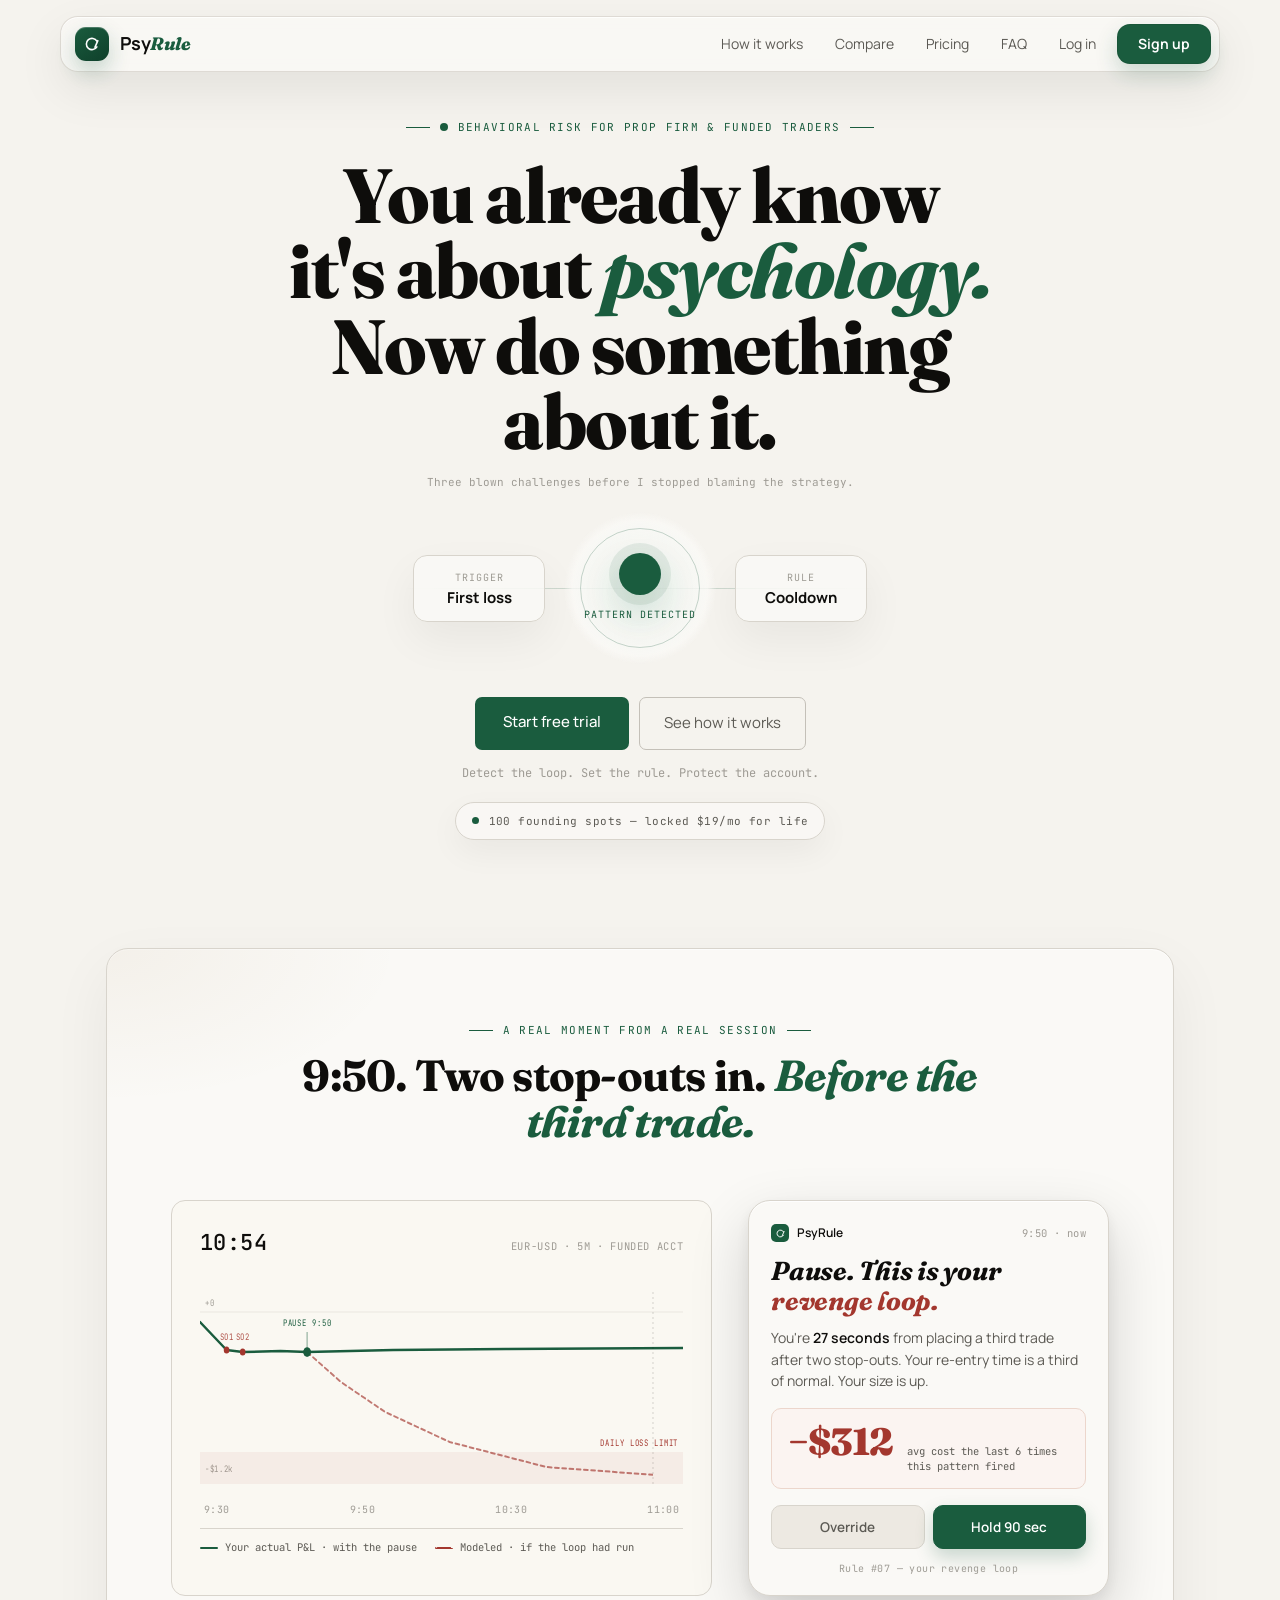
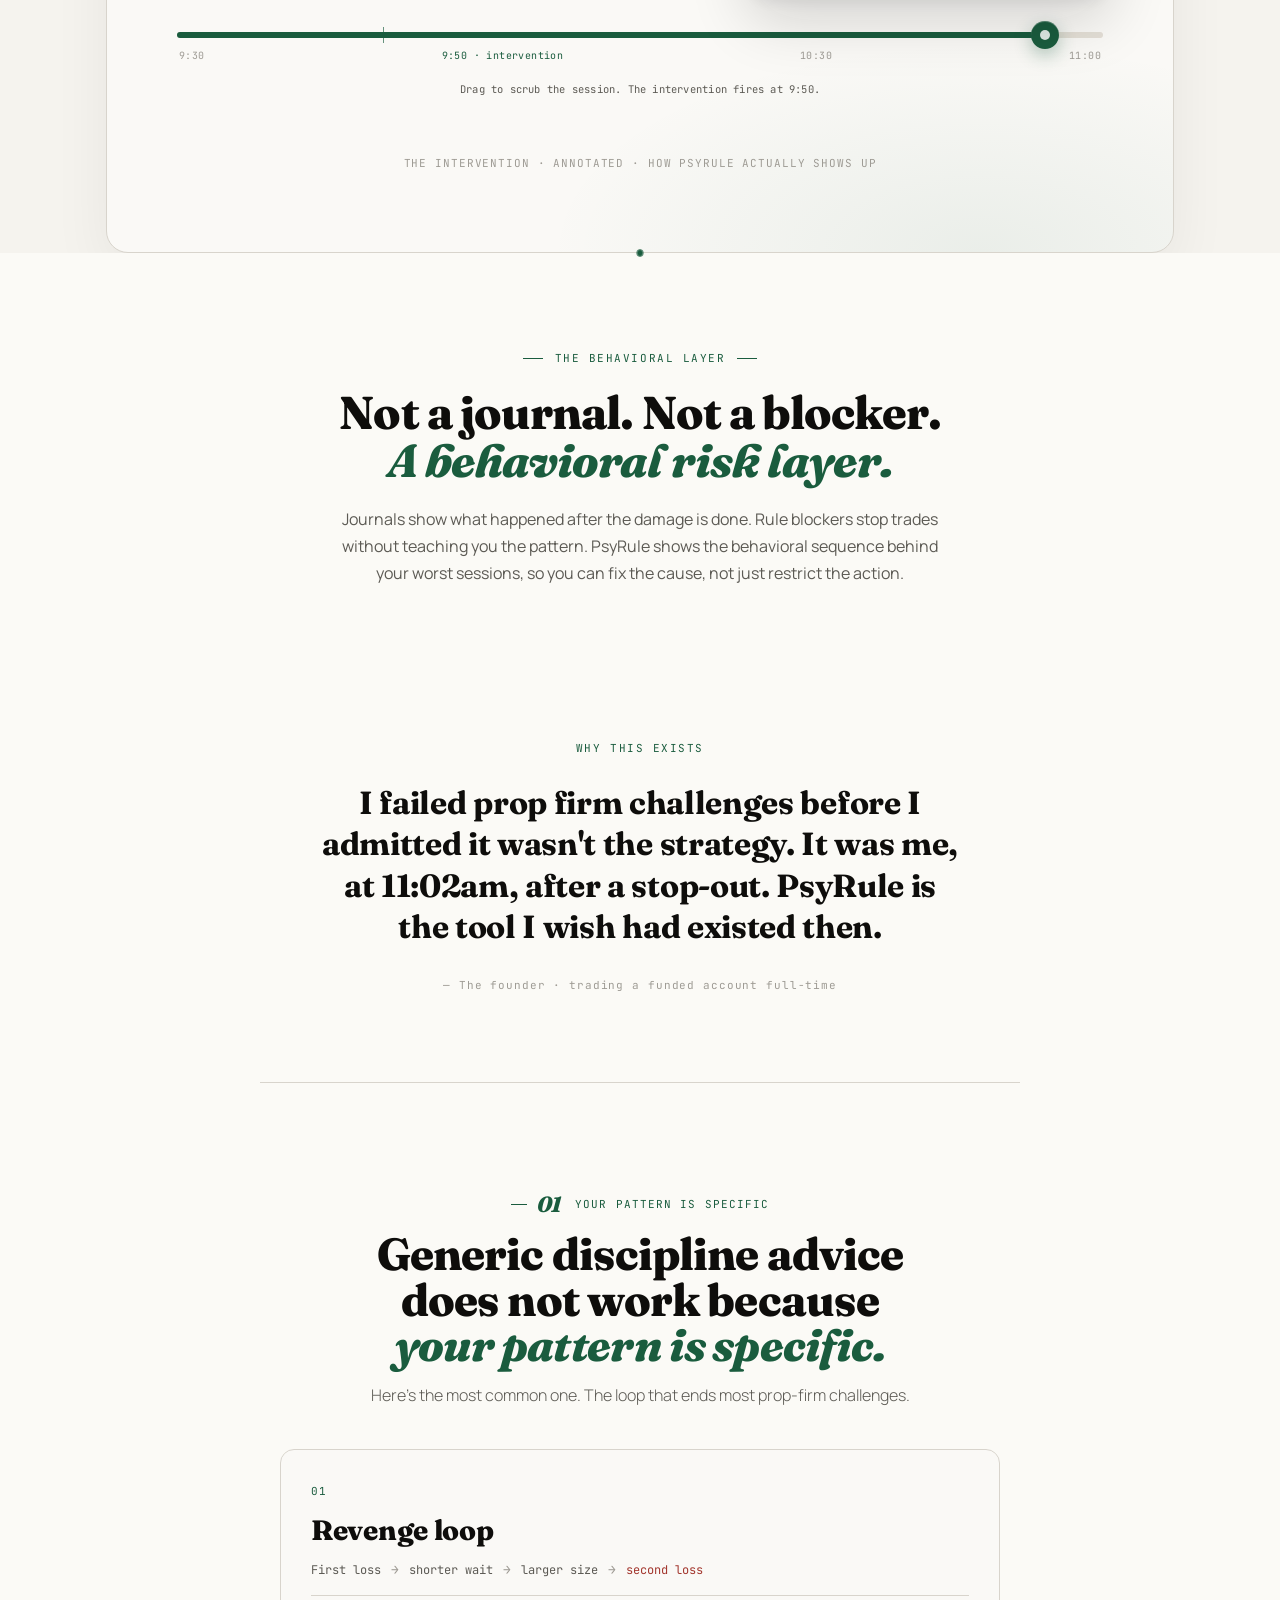
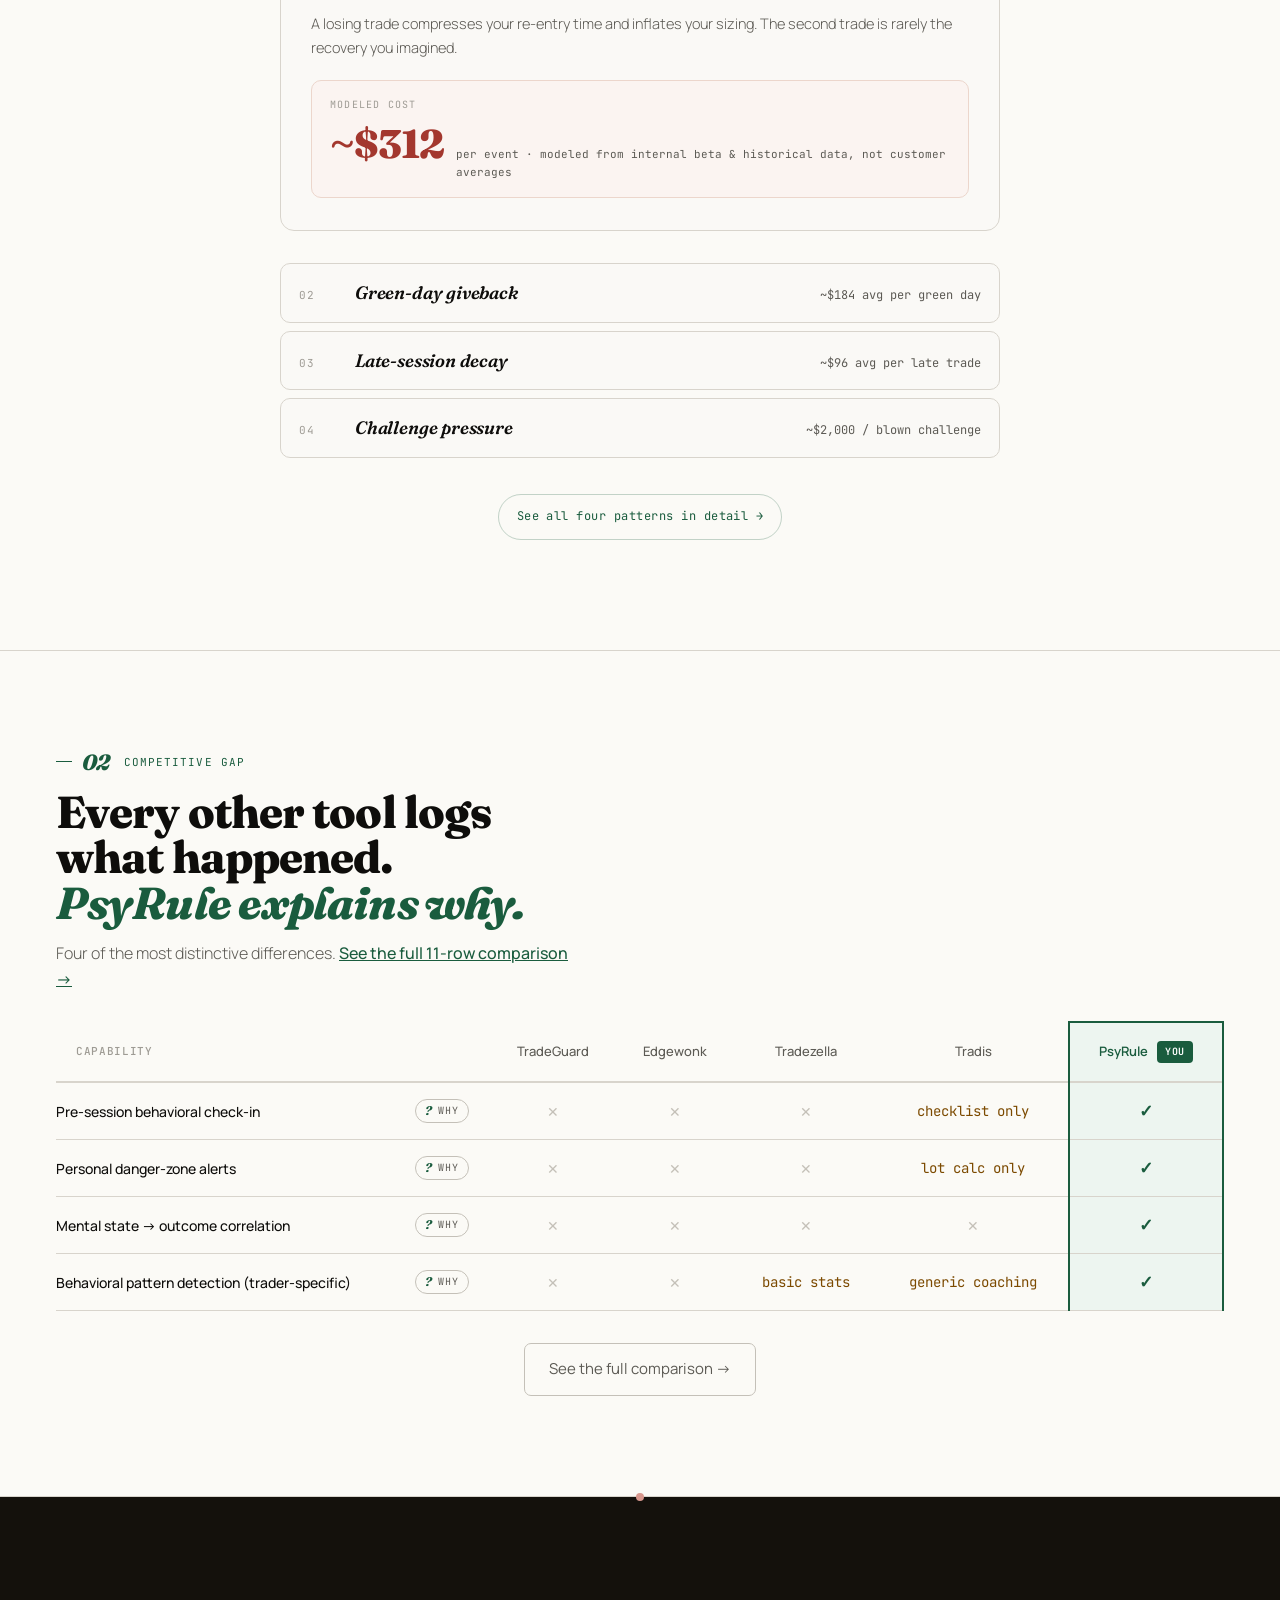
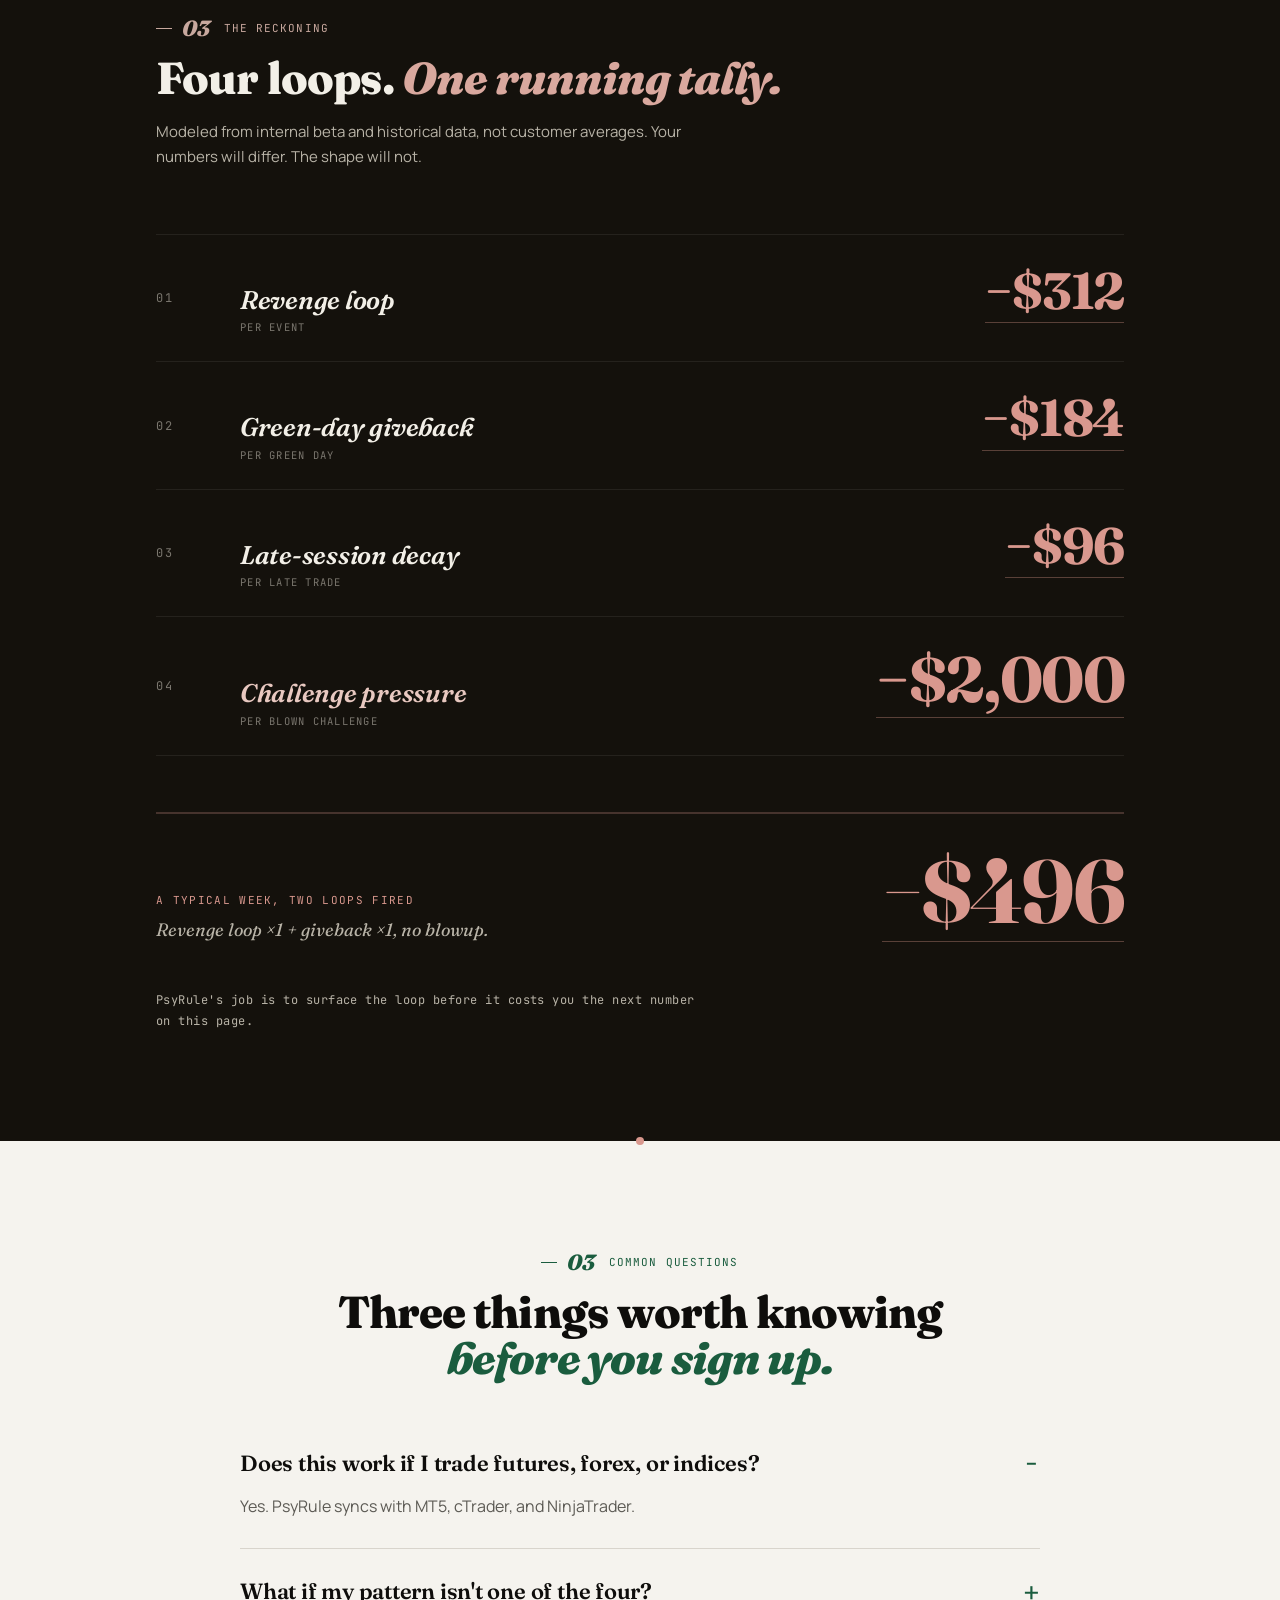
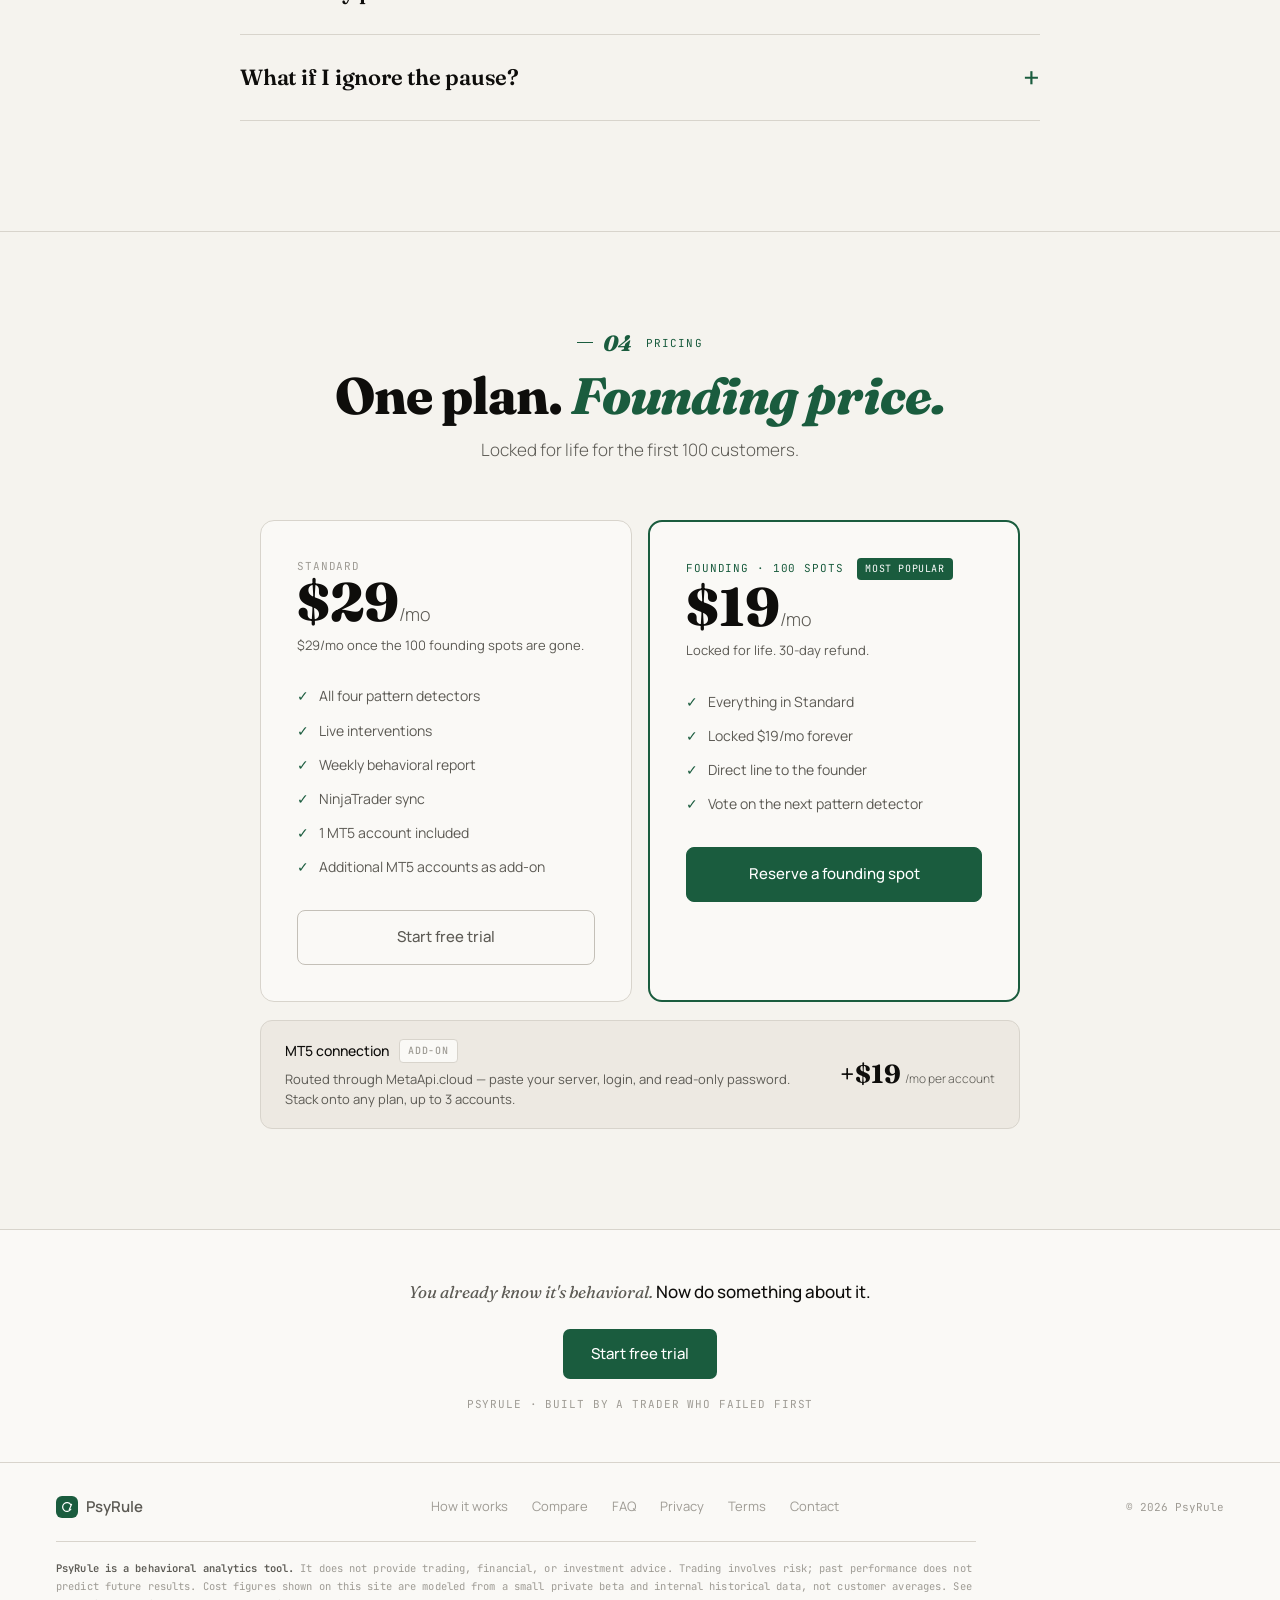
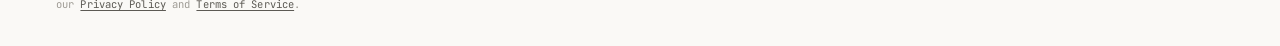
<file: index.html>
<!DOCTYPE html>
<html lang="en">
<head>
<meta charset="UTF-8">
<meta name="viewport" content="width=device-width, initial-scale=1.0">
<title>PsyRule: Stop the revenge trade before it ends the challenge</title>
<meta name="description" content="PsyRule is a behavioral risk layer for prop firm and funded traders. We surface your specific revenge loop, green-day giveback, and late-session decay patterns before the next trade, not after the damage.">
<link rel="canonical" href="https://psyrule.app/">

<!-- Favicons / app icons -->
<link rel="icon" type="image/png" href="/favicon-96x96.png" sizes="96x96" />
<link rel="icon" type="image/svg+xml" href="/favicon.svg" />
<link rel="shortcut icon" href="/favicon.ico" />
<link rel="apple-touch-icon" sizes="180x180" href="/apple-touch-icon.png" />
<meta name="apple-mobile-web-app-title" content="PsyRule" />
<link rel="manifest" href="/site.webmanifest" />

<!-- Open Graph / social -->
<meta property="og:type" content="website">
<meta property="og:title" content="PsyRule: Stop the revenge trade before it ends the challenge">
<meta property="og:description" content="A behavioral risk layer for prop firm and funded traders. Catches your revenge loop before you place the trade.">
<meta property="og:url" content="https://psyrule.app/">
<meta property="og:image" content="https://psyrule.app/og.png">
<meta name="twitter:card" content="summary_large_image">
<meta name="twitter:title" content="PsyRule: Stop the revenge trade before it ends the challenge">
<meta name="twitter:description" content="A behavioral risk layer for prop firm and funded traders. Catches your revenge loop before you place the trade.">
<meta name="twitter:image" content="https://psyrule.app/og.png">

<link rel="preconnect" href="https://fonts.googleapis.com">
<link rel="preconnect" href="https://fonts.gstatic.com" crossorigin>
<link href="https://fonts.googleapis.com/css2?family=Fraunces:ital,opsz,wght,SOFT@0,9..144,500..800,50;1,9..144,500..800,50&family=Manrope:wght@300;400;500;600;700&family=JetBrains+Mono:wght@400;500&display=swap" rel="stylesheet">
<link rel="stylesheet" href="psyrule.css">
<script src="nav.js" defer></script>

<!-- ============================================================
     TRACKING PIXELS — fill in IDs, then uncomment each block.
     Required for paid ads (Reddit, X, Meta retargeting, Google).
     Without these, no paid channel attributes a conversion.
     ============================================================ -->

<!-- Google tag (gtag.js) — replace G-XXXXXXX with your GA4 ID
<script async src="https://www.googletagmanager.com/gtag/js?id=G-XXXXXXX"></script>
<script>
  window.dataLayer = window.dataLayer || [];
  function gtag(){dataLayer.push(arguments);}
  gtag('js', new Date());
  gtag('config', 'G-XXXXXXX');
</script>
-->

<!-- Meta Pixel — replace YOUR_PIXEL_ID
<script>
  !function(f,b,e,v,n,t,s){if(f.fbq)return;n=f.fbq=function(){n.callMethod?
  n.callMethod.apply(n,arguments):n.queue.push(arguments)};if(!f._fbq)f._fbq=n;
  n.push=n;n.loaded=!0;n.version='2.0';n.queue=[];t=b.createElement(e);t.async=!0;
  t.src=v;s=b.getElementsByTagName(e)[0];s.parentNode.insertBefore(t,s)}(window,
  document,'script','https://connect.facebook.net/en_US/fbevents.js');
  fbq('init', 'YOUR_PIXEL_ID');
  fbq('track', 'PageView');
</script>
<noscript><img height="1" width="1" style="display:none" src="https://www.facebook.com/tr?id=YOUR_PIXEL_ID&ev=PageView&noscript=1"/></noscript>
-->

<!-- Reddit Pixel — replace YOUR_RDT_ID
<script>
  !function(w,d){if(!w.rdt){var p=w.rdt=function(){p.sendEvent?p.sendEvent.apply(p,arguments):p.callQueue.push(arguments)};p.callQueue=[];var t=d.createElement("script");t.src="https://www.redditstatic.com/ads/pixel.js",t.async=!0;var s=d.getElementsByTagName("script")[0];s.parentNode.insertBefore(t,s)}}(window,document);
  rdt('init','YOUR_RDT_ID');
  rdt('track', 'PageVisit');
</script>
-->

<!-- X (Twitter) Pixel — replace YOUR_X_PIXEL_ID
<script>
!function(e,t,n,s,u,a){e.twq||(s=e.twq=function(){s.exe?s.exe.apply(s,arguments):s.queue.push(arguments);
},s.version='1.1',s.queue=[],u=t.createElement(n),u.async=!0,u.src='https://static.ads-twitter.com/uwt.js',
a=t.getElementsByTagName(n)[0],a.parentNode.insertBefore(u,a))}(window,document,'script');
twq('config','YOUR_X_PIXEL_ID');
</script>
-->

<!-- Cloudflare Web Analytics -->
<script defer src='https://static.cloudflareinsights.com/beacon.min.js' data-cf-beacon='{"token": "339a74778f5e4550861154a84ec39349"}'></script>
</head>
<body>

<!-- NAV -->
<nav>
  <div class="nav-shell">
    <a href="index.html" class="logo" aria-label="PsyRule home">
      <div class="logo-mark"><svg viewBox="0 0 16 16" fill="none"><path d="M 12.33 5.5 A 5 5 0 1 0 12.33 10.5" stroke="#fff" stroke-width="1.4" stroke-linecap="round"/><path d="M 13.2 5 L 10.6 11" stroke="#fff" stroke-width="1.4" stroke-linecap="round"/></svg></div>
      <span>Psy<em style="font-style:italic;color:#1a5c3e;font-family:'Fraunces',serif;font-weight:800">Rule</em></span>
    </a>
    <div class="nav-end">
      <div class="nav-r" id="navMenu">
        <a href="how-it-works.html" class="nav-link">How it works</a>
        <a href="compare.html" class="nav-link">Compare</a>
        <a href="#pricing" class="nav-link">Pricing</a>
        <a href="faq.html" class="nav-link">FAQ</a>
        <a href="https://app.psyrule.app/login" class="nav-link">Log in</a>
      </div>
      <a href="https://app.psyrule.app/signup" class="nav-btn">Sign up</a>
      <button class="nav-toggle" type="button" aria-label="Menu" aria-expanded="false" aria-controls="navMenu">
        <span class="nav-toggle-bars" aria-hidden="true"></span>
      </button>
    </div>
  </div>
</nav>

<!-- HERO · SETUP register -->
<section data-register="setup" class="register-setup">
<div class="hero hero-minimal" style="text-align:center;">
  <div class="hero-eyebrow"><span class="hero-pulse"></span> Behavioral risk for prop firm &amp; funded traders</div>
  <h1>You already know<br>it's about <em class="hero-action">psychology.</em><br>Now do something<br>about it.</h1>
  <p class="hero-note" style="font-size:11px;margin-top:-10px;margin-bottom:20px;">Three blown challenges before I stopped blaming the strategy.</p>

  <div class="hero-signal" aria-label="PsyRule behavioral risk signal preview">
    <div class="signal-card"><span>Trigger</span><strong>First loss</strong></div>
    <div class="signal-core"><div class="signal-ring"></div><div class="signal-dot"></div><div class="signal-label">Pattern detected</div></div>
    <div class="signal-card"><span>Rule</span><strong>Cooldown</strong></div>
  </div>

  <div class="hero-cta">
    <a href="https://app.psyrule.app/signup" class="btn-p">Start free trial</a>
    <a href="how-it-works.html" class="btn-g">See how it works</a>
  </div>
  <p class="hero-note">Detect the loop. Set the rule. Protect the account.</p>

  <div class="hero-founding">
    <span class="hf-dot"></span>
    <span>100 founding spots &mdash; locked $19/mo for life</span>
  </div>
</div>

<!-- THE MOMENT -->
<div class="moment-wrap">
  <div class="moment-frame">
    <div class="moment-eyebrow">A real moment from a real session</div>
    <h2 class="moment-title">9:50. Two stop-outs in. <em>Before the third trade.</em></h2>

    <!-- INTERACTIVE SCENE — drag the scrubber to walk through the session.
         Without JS, the final post-intervention state shows by default. -->
    <div class="scene" data-scene>
      <div class="scene-stage">
        <div class="scene-chart" data-scene-chart>
          <div class="scene-meta">
            <span class="scene-clock" data-scene-clock>09:50</span>
            <span class="scene-meta-r">EUR-USD · 5m · funded acct</span>
          </div>

          <svg class="scene-svg" viewBox="0 0 600 220" preserveAspectRatio="none" aria-hidden="true">
            <!-- Subtle horizontal baseline -->
            <line x1="0" y1="40" x2="600" y2="40" stroke="#d8d4cc" stroke-width="1" opacity=".5"/>
            <text x="6" y="34" font-family="JetBrains Mono, monospace" font-size="9" fill="#9e9b94" letter-spacing="0.04em">+0</text>
            <text x="6" y="200" font-family="JetBrains Mono, monospace" font-size="9" fill="#9e9b94" letter-spacing="0.04em">−$1.2k</text>

            <!-- Daily-loss-limit warning band -->
            <rect x="0" y="180" width="600" height="32" fill="#a3372e" opacity="0.06"/>
            <text x="594" y="174" text-anchor="end" font-family="JetBrains Mono, monospace" font-size="9" fill="#a3372e" letter-spacing="0.06em">DAILY LOSS LIMIT</text>

            <!-- Ghost path (what would have happened if the loop ran).
                 Hidden behind clip-path until the scrubber passes 9:50. -->
            <g class="scene-ghost-g" clip-path="url(#sceneGhostClip)">
              <path class="scene-ghost"
                    d="M 133 80 L 175 110 L 230 140 L 310 170 L 430 195 L 600 205"
                    fill="none" stroke="#a3372e" stroke-width="2" stroke-dasharray="5 4"
                    stroke-linecap="round" stroke-linejoin="round" opacity="0.65"/>
            </g>
            <defs>
              <!-- Default width=467 (fully revealed) so no-JS users see the
                   complete ghost line. JS clips it back to 0 on .is-live. -->
              <clipPath id="sceneGhostClip">
                <rect class="scene-ghost-clip" x="133" y="0" width="467" height="220"/>
              </clipPath>
              <clipPath id="sceneRealClip">
                <rect class="scene-real-clip" x="0" y="0" width="600" height="220"/>
              </clipPath>
            </defs>

            <!-- Real path (what actually happened with intervention) -->
            <g clip-path="url(#sceneRealClip)">
              <path class="scene-real"
                    d="M 0 50 L 33 78 L 53 80 L 100 79 L 133 80 L 240 78 L 380 77 L 600 76"
                    fill="none" stroke="#1a5c3e" stroke-width="2.5"
                    stroke-linecap="round" stroke-linejoin="round"/>
            </g>

            <!-- Stop-out markers -->
            <g class="scene-stops">
              <circle cx="33" cy="78" r="3.5" fill="#a3372e"/>
              <circle cx="53" cy="80" r="3.5" fill="#a3372e"/>
              <text x="33" y="68" text-anchor="middle" font-family="JetBrains Mono, monospace" font-size="9" fill="#a3372e">SO1</text>
              <text x="53" y="68" text-anchor="middle" font-family="JetBrains Mono, monospace" font-size="9" fill="#a3372e">SO2</text>
            </g>

            <!-- Intervention marker (pulses when scrubber crosses 9:50) -->
            <g class="scene-marker" transform="translate(133 80)">
              <circle class="scene-marker-ring" r="4" fill="none" stroke="#1a5c3e" stroke-width="1.25"/>
              <circle r="4.5" fill="#1a5c3e"/>
              <line x1="0" y1="-4" x2="0" y2="-20" stroke="#1a5c3e" stroke-width="1" opacity="0.6"/>
              <text x="0" y="-26" text-anchor="middle" font-family="JetBrains Mono, monospace" font-size="9" fill="#1a5c3e" letter-spacing="0.06em">PAUSE 9:50</text>
            </g>

            <!-- Playhead -->
            <line class="scene-playhead" x1="0" y1="20" x2="0" y2="212" stroke="#0e0d0b" stroke-width="1" opacity="0.18" stroke-dasharray="2 3"/>
          </svg>

          <div class="scene-axis">
            <span>9:30</span><span>9:50</span><span>10:30</span><span>11:00</span>
          </div>

          <div class="scene-legend">
            <span><i class="scene-lg green"></i>Your actual P&amp;L · with the pause</span>
            <span><i class="scene-lg red"></i>Modeled · if the loop had run</span>
          </div>
        </div>

        <div class="iv-card scene-iv" data-scene-iv>
          <div class="iv-meta">
            <span class="iv-source">
              <span class="iv-mark"><svg viewBox="0 0 16 16" fill="none"><path d="M 12.33 5.5 A 5 5 0 1 0 12.33 10.5" stroke="#fff" stroke-width="1.4" stroke-linecap="round"/><path d="M 13.2 5 L 10.6 11" stroke="#fff" stroke-width="1.4" stroke-linecap="round"/></svg></span>
              <strong>PsyRule</strong>
            </span>
            <span>9:50 · now</span>
          </div>
          <div class="iv-headline">Pause. This is your <em>revenge loop.</em></div>
          <div class="iv-body">You're <b>27 seconds</b> from placing a third trade after two stop-outs. Your re-entry time is a third of normal. Your size is up.</div>
          <div class="iv-cost">
            <div class="iv-cost-num">−$312</div>
            <div class="iv-cost-cap">avg cost the last 6 times<br>this pattern fired</div>
          </div>
          <div class="iv-actions">
            <button class="iv-btn" type="button">Override</button>
            <button class="iv-btn primary" type="button">Hold 90 sec</button>
          </div>
          <div class="iv-foot">Rule #07 — your revenge loop</div>
        </div>
      </div>

      <div class="scene-scrub" data-scene-scrub>
        <div class="scene-track" data-scene-track>
          <div class="scene-fill" data-scene-fill></div>
          <button class="scene-handle" type="button" data-scene-handle
                  role="slider" aria-label="Session timeline"
                  aria-valuemin="0" aria-valuemax="90" aria-valuenow="80" aria-valuetext="10:50">
            <span class="scene-handle-clock" data-scene-handle-clock>10:50</span>
          </button>
        </div>
        <div class="scene-labels">
          <span>9:30</span><span class="strong">9:50 · intervention</span><span>10:30</span><span>11:00</span>
        </div>
        <div class="scene-hint" data-scene-hint>Drag to scrub the session. The intervention fires at 9:50.</div>
      </div>
    </div>

    <div class="moment-foot">The intervention · annotated · how PsyRule actually shows up</div>
  </div>
</div>
</section><!-- /SETUP -->

<!-- DIAGNOSIS register · positioning + manifesto + patterns + gap -->
<section data-register="diagnosis" class="register-diagnosis">

<!-- POSITIONING BAND (was the dark "diff" island) -->
<div class="diff-band">
  <div class="diff-inner" style="text-align:center;max-width:780px;margin:0 auto;">
    <div class="diff-label" style="display:flex;justify-content:center;">The behavioral layer</div>
    <div class="diff-h" style="font-size:clamp(32px, 3.6vw, 52px);">Not a journal. Not a blocker.<br><em>A behavioral risk layer.</em></div>
    <p class="diff-p" style="margin:0 auto;max-width:600px;">Journals show what happened after the damage is done. Rule blockers stop trades without teaching you the pattern. PsyRule shows the behavioral sequence behind your worst sessions, so you can fix the cause, not just restrict the action.</p>
  </div>
</div>

<!-- MANIFESTO -->
<div class="manifesto">
  <div class="manifesto-mark">WHY THIS EXISTS</div>
  <p class="manifesto-text">I failed prop firm challenges before I admitted it wasn't the strategy. It was me, at 11:02am, after a stop-out. PsyRule is the tool I wish had existed then.</p>
  <div class="manifesto-attr">— The founder · trading a funded account full-time</div>
</div>

<!-- PATTERNS (compressed) -->
<div class="patterns-section" id="patterns">
  <div class="patterns-inner">
    <div class="patterns-head" style="margin:0 auto 40px;text-align:center;">
      <div class="section-tag" style="justify-content:center;"><span class="ch">01</span>Your pattern is specific</div>
      <h2>Generic discipline advice<br>does not work because<br><em>your pattern is specific.</em></h2>
      <p class="gap-sub" style="max-width:580px;margin-left:auto;margin-right:auto;">Here's the most common one. The loop that ends most prop-firm challenges.</p>
    </div>

    <div class="pattern-grid" style="grid-template-columns:1fr;max-width:720px;margin:0 auto;">
      <div class="pattern-card">
        <div class="pattern-card-num">01</div>
        <div class="pattern-card-title">Revenge loop</div>
        <div class="pattern-card-seq">
          <span>First loss</span><span class="pcs-arrow">→</span>
          <span>shorter wait</span><span class="pcs-arrow">→</span>
          <span>larger size</span><span class="pcs-arrow">→</span>
          <span class="pcs-end">second loss</span>
        </div>
        <div class="pattern-card-line"></div>
        <p class="pattern-card-body">A losing trade compresses your re-entry time and inflates your sizing. The second trade is rarely the recovery you imagined.</p>
        <div class="pattern-card-cost"><span class="pcc-label">Modeled cost</span><span class="pcc-amt">~$312</span><span class="pcc-unit">per event · modeled from internal beta &amp; historical data, not customer averages</span></div>
      </div>
    </div>

    <div class="pattern-also">
      <a href="how-it-works.html#patterns" class="pa-row"><span class="pa-num">02</span><span class="pa-name">Green-day giveback</span><span class="pa-cost">~$184 avg per green day</span></a>
      <a href="how-it-works.html#patterns" class="pa-row"><span class="pa-num">03</span><span class="pa-name">Late-session decay</span><span class="pa-cost">~$96 avg per late trade</span></a>
      <a href="how-it-works.html#patterns" class="pa-row"><span class="pa-num">04</span><span class="pa-name">Challenge pressure</span><span class="pa-cost">~$2,000 / blown challenge</span></a>
    </div>

    <div style="text-align:center;margin-top:36px;">
      <a href="how-it-works.html#patterns" class="pattern-more-link">See all four patterns in detail →</a>
    </div>
  </div>
</div>

<!-- GAP (compressed, 4 rows) -->
<div class="gap-section" id="gap">
  <div class="gap-inner">
    <div class="section-tag"><span class="ch">02</span>Competitive gap</div>
    <h2>Every other tool logs<br>what happened.<br><em>PsyRule explains why.</em></h2>
    <p class="gap-sub">Four of the most distinctive differences. <a href="compare.html" style="color:var(--green);font-weight:500;">See the full 11-row comparison →</a></p>
    <div class="gap-table-wrap">
      <table class="gap-table">
        <thead>
          <tr>
            <th class="feature-col">Capability</th>
            <th><a class="gap-competitor-link" href="https://app.tradeguard.co/" target="_blank" rel="noopener noreferrer">TradeGuard</a></th>
            <th>Edgewonk</th>
            <th>Tradezella</th>
            <th>Tradis</th>
            <th class="our our-head">PsyRule <span class="our-badge">you</span></th>
          </tr>
        </thead>
        <tbody>
          <tr>
            <td class="feature-col">
              <div class="gap-feature-cell">
                <span class="gap-feature-name">Pre-session behavioral check-in</span>
                <button class="why-toggle" type="button" aria-expanded="false" aria-controls="why-1">Why</button>
              </div>
            </td>
            <td class="no">✕</td><td class="no">✕</td><td class="no">✕</td><td class="partial">checklist only</td><td class="our-col yes">✓</td>
          </tr>
          <tr class="gap-row-why" id="why-1"><td colspan="6"><div class="gap-row-why-inner"><strong>Why it matters:</strong> The decisions that blow up a session are made <em>before</em> it starts. Sleep, focus, and your plan predict your sizing more than anything that happens on the chart.</div></td></tr>

          <tr>
            <td class="feature-col">
              <div class="gap-feature-cell">
                <span class="gap-feature-name">Personal danger-zone alerts</span>
                <button class="why-toggle" type="button" aria-expanded="false" aria-controls="why-2">Why</button>
              </div>
            </td>
            <td class="no">✕</td><td class="no">✕</td><td class="no">✕</td><td class="partial">lot calc only</td><td class="our-col yes">✓</td>
          </tr>
          <tr class="gap-row-why" id="why-2"><td colspan="6"><div class="gap-row-why-inner"><strong>Why it matters:</strong> Most blowups aren't one bad trade. They're three open positions that <em>together</em> exceed the limit, and a per-trade calculator can't see this.</div></td></tr>

          <tr>
            <td class="feature-col">
              <div class="gap-feature-cell">
                <span class="gap-feature-name">Mental state → outcome correlation</span>
                <button class="why-toggle" type="button" aria-expanded="false" aria-controls="why-3">Why</button>
              </div>
            </td>
            <td class="no">✕</td><td class="no">✕</td><td class="no">✕</td><td class="no">✕</td><td class="our-col yes">✓</td>
          </tr>
          <tr class="gap-row-why" id="why-3"><td colspan="6"><div class="gap-row-why-inner"><strong>Why it matters:</strong> "I traded worse when tired" is a hunch. Connecting mood, sleep, and pressure to actual session outcomes turns the hunch into a rule you'll follow.</div></td></tr>

          <tr>
            <td class="feature-col">
              <div class="gap-feature-cell">
                <span class="gap-feature-name">Behavioral pattern detection (trader-specific)</span>
                <button class="why-toggle" type="button" aria-expanded="false" aria-controls="why-4">Why</button>
              </div>
            </td>
            <td class="no">✕</td><td class="no">✕</td><td class="partial">basic stats</td><td class="partial">generic coaching</td><td class="our-col yes">✓</td>
          </tr>
          <tr class="gap-row-why" id="why-4"><td colspan="6"><div class="gap-row-why-inner"><strong>Why it matters:</strong> Generic advice ("size down after a loss") is easy to ignore. A pattern named with your trigger, your sequence, and your historical cost is harder to.</div></td></tr>
        </tbody>
      </table>
    </div>
    <div style="text-align:center;margin-top:32px;"><a href="compare.html" class="btn-g">See the full comparison →</a></div>
  </div>
</div>

</section><!-- /DIAGNOSIS -->

<!-- RECKONING register · the modeled cost in big numbers -->
<section data-register="reckoning" class="register-reckoning">
<div class="reckoning-wrap" id="reckoning">
  <div class="reckoning-head">
    <div class="section-tag"><span class="ch">03</span>The reckoning</div>
    <h2>Four loops. <em>One running tally.</em></h2>
    <p class="reckoning-sub">Modeled from internal beta and historical data, not customer averages. Your numbers will differ. The shape will not.</p>
  </div>

  <ol class="reckoning-ledger" aria-label="Modeled cost per pattern">
    <li class="ledger-row">
      <span class="ledger-num">01</span>
      <span class="ledger-name">Revenge loop<small>per event</small></span>
      <span class="cost-display">−$312</span>
    </li>
    <li class="ledger-row">
      <span class="ledger-num">02</span>
      <span class="ledger-name">Green-day giveback<small>per green day</small></span>
      <span class="cost-display">−$184</span>
    </li>
    <li class="ledger-row">
      <span class="ledger-num">03</span>
      <span class="ledger-name">Late-session decay<small>per late trade</small></span>
      <span class="cost-display">−$96</span>
    </li>
    <li class="ledger-row blowup">
      <span class="ledger-num">04</span>
      <span class="ledger-name">Challenge pressure<small>per blown challenge</small></span>
      <span class="cost-display">−$2,000</span>
    </li>
  </ol>

  <div class="reckoning-foot">
    <div class="reckoning-foot-l">
      <div class="reckoning-foot-tag">A typical week, two loops fired</div>
      <div class="reckoning-foot-line">Revenge loop ×1 + giveback ×1, no blowup.</div>
    </div>
    <div class="cost-display lg">−$496</div>
  </div>

  <p class="reckoning-note">PsyRule's job is to surface the loop before it costs you the next number on this page.</p>
</div>
</section><!-- /RECKONING -->

<!-- RESOLUTION register · questions, pricing, footer -->
<section data-register="resolution" class="register-resolution">

<!-- OBJECTIONS -->
<div class="patterns-section" id="questions">
  <div class="patterns-inner">
    <div class="patterns-head" style="margin:0 auto 40px;text-align:center;">
      <div class="section-tag" style="justify-content:center;"><span class="ch">03</span>Common questions</div>
      <h2>Three things worth knowing<br><em>before you sign up.</em></h2>
    </div>
    <section class="faq-section" style="padding:0;">
      <details class="faq-item" open>
        <summary>Does this work if I trade futures, forex, or indices?</summary>
        <div class="faq-body">
          <p>Yes. PsyRule syncs with MT5, cTrader, and NinjaTrader.</p>
        </div>
      </details>
      <details class="faq-item">
        <summary>What if my pattern isn't one of the four?</summary>
        <div class="faq-body">
          <p>Founding members vote on the next detector. The roadmap is shaped by the first 100 traders.</p>
        </div>
      </details>
      <details class="faq-item">
        <summary>What if I ignore the pause?</summary>
        <div class="faq-body">
          <p>You can override in one click. PsyRule's job is awareness, not restriction. It surfaces the loop, then it's your call.</p>
        </div>
      </details>
    </section>
  </div>
</div>

<!-- PRICING -->
<div class="pricing-section" id="pricing">
  <div class="pricing-head">
    <div class="section-tag" style="justify-content:center;"><span class="ch">04</span>Pricing</div>
    <h2>One plan. <em>Founding price.</em></h2>
    <p>Locked for life for the first 100 customers.</p>
  </div>
  <div class="p-grid">
    <div class="p-card">
      <div class="p-tier">Standard</div>
      <div class="p-price">$29<span>/mo</span></div>
      <div class="p-desc">$29/mo once the 100 founding spots are gone.</div>
      <ul class="p-feats">
        <li><span class="pck">✓</span>All four pattern detectors</li>
        <li><span class="pck">✓</span>Live interventions</li>
        <li><span class="pck">✓</span>Weekly behavioral report</li>
        <li><span class="pck">✓</span>NinjaTrader sync</li>
        <li><span class="pck">✓</span>1 MT5 account included</li>
        <li><span class="pck">✓</span>Additional MT5 accounts as add-on</li>
      </ul>
      <a href="https://app.psyrule.app/signup" class="p-btn">Start free trial</a>
    </div>
    <div class="p-card feat">
      <div class="p-tier" style="color:var(--green);">Founding · 100 spots <span class="our-badge">Most popular</span></div>
      <div class="p-price">$19<span>/mo</span></div>
      <div class="p-desc">Locked for life. 30-day refund.</div>
      <ul class="p-feats">
        <li><span class="pck">✓</span>Everything in Standard</li>
        <li><span class="pck">✓</span>Locked $19/mo forever</li>
        <li><span class="pck">✓</span>Direct line to the founder</li>
        <li><span class="pck">✓</span>Vote on the next pattern detector</li>
      </ul>
      <a href="https://app.psyrule.app/signup?plan=founding" class="p-btn feat">Reserve a founding spot</a>
    </div>
  </div>
  <div class="p-addon">
    <div class="p-addon-meta">
      <div class="p-addon-name">MT5 connection <span class="p-addon-tag">Add-on</span></div>
      <div class="p-addon-desc">Routed through MetaApi.cloud — paste your server, login, and read-only password. Stack onto any plan, up to 3 accounts.</div>
    </div>
    <div class="p-addon-price">+$19<span>/mo per account</span></div>
  </div>
</div>

<!-- FOOTER -->
<div class="foot-manifesto">
  <p>You already know it's behavioral. <strong>Now do something about it.</strong></p>
  <div style="margin-top:24px;"><a href="https://app.psyrule.app/signup" class="btn-p">Start free trial</a></div>
  <div class="foot-sig">PsyRule · built by a trader who failed first</div>
</div>
<footer>
  <div class="foot-row">
    <div class="foot-logo">
      <div class="foot-mark"><svg viewBox="0 0 16 16" fill="none"><path d="M 12.33 5.5 A 5 5 0 1 0 12.33 10.5" stroke="#fff" stroke-width="1.4" stroke-linecap="round"/><path d="M 13.2 5 L 10.6 11" stroke="#fff" stroke-width="1.4" stroke-linecap="round"/></svg></div>
      PsyRule
    </div>
    <div class="foot-links">
      <a href="how-it-works.html" class="foot-link">How it works</a>
      <a href="compare.html" class="foot-link">Compare</a>
      <a href="faq.html" class="foot-link">FAQ</a>
      <a href="privacy.html" class="foot-link">Privacy</a>
      <a href="terms.html" class="foot-link">Terms</a>
      <a href="mailto:matune@psyrule.app" class="foot-link">Contact</a>
    </div>
    <div class="foot-note">© 2026 PsyRule</div>
  </div>
  <div class="foot-disclaimer">
    <strong>PsyRule is a behavioral analytics tool.</strong> It does not provide trading, financial, or investment advice. Trading involves risk; past performance does not predict future results. Cost figures shown on this site are modeled from a small private beta and internal historical data, not customer averages. See our <a href="privacy.html">Privacy Policy</a> and <a href="terms.html">Terms of Service</a>.
  </div>
</footer>

</section><!-- /RESOLUTION -->

<script>
  document.querySelectorAll('.why-toggle').forEach(function(btn){
    btn.addEventListener('click', function(){
      var id = btn.getAttribute('aria-controls');
      var row = document.getElementById(id);
      if (!row) return;
      var open = btn.getAttribute('aria-expanded') === 'true';
      btn.setAttribute('aria-expanded', open ? 'false' : 'true');
      row.classList.toggle('is-open', !open);
    });
  });
</script>

</body>
</html>
</file>
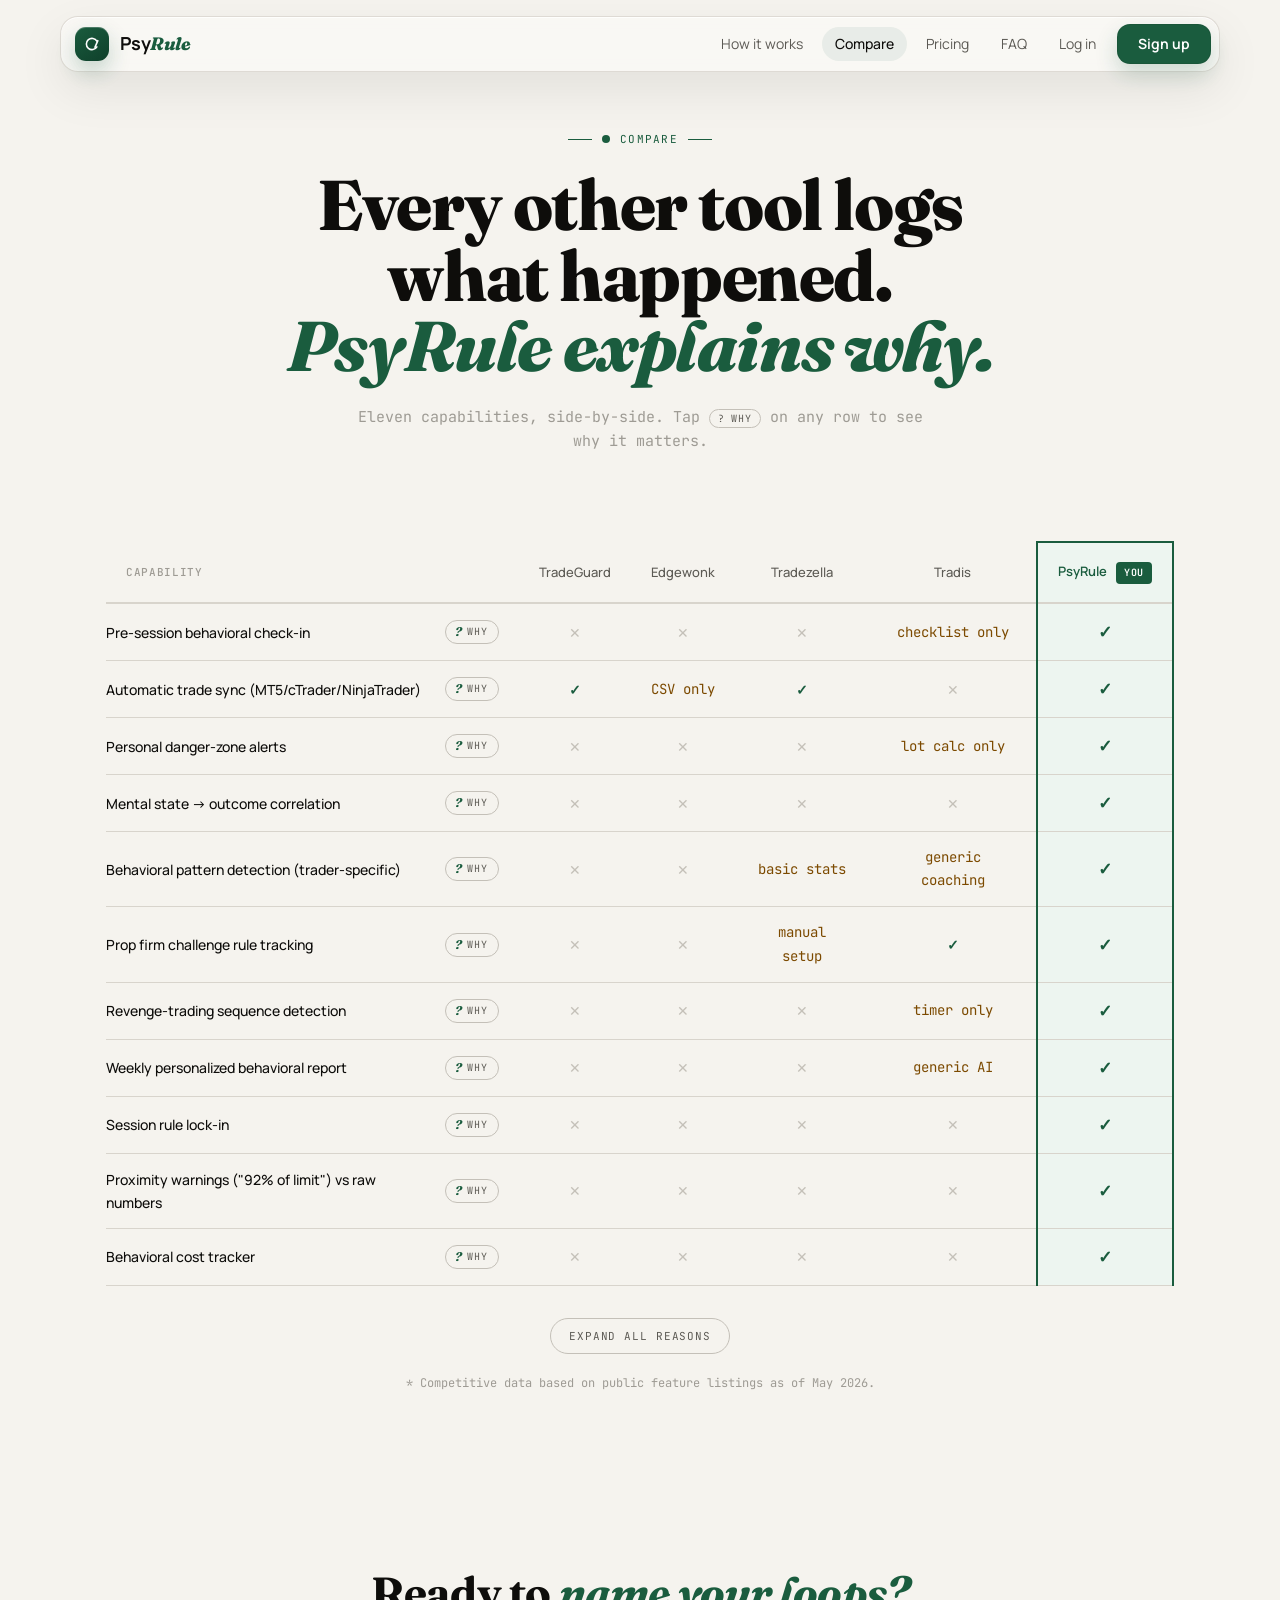
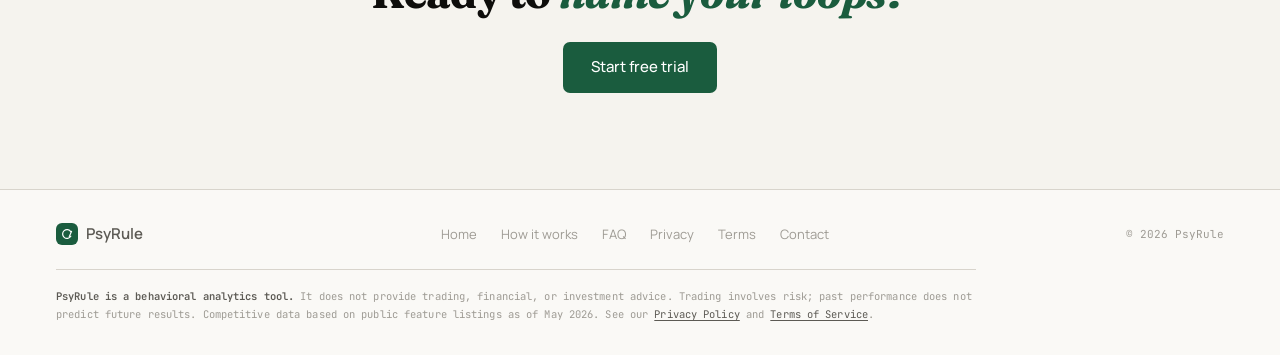
<file: compare.html>
<!DOCTYPE html>
<html lang="en">
<head>
<meta charset="UTF-8">
<meta name="viewport" content="width=device-width, initial-scale=1.0">
<title>PsyRule vs Edgewonk, Tradezella, TradeGuard: 11-row comparison</title>
<meta name="description" content="PsyRule vs Edgewonk, Tradezella, TradeGuard, Tradis. 11 behavioral and risk capabilities side-by-side. Why PsyRule is a behavioral risk layer, not a trading journal.">
<link rel="canonical" href="https://psyrule.app/compare.html">

<!-- Favicons / app icons -->
<link rel="icon" type="image/png" href="/favicon-96x96.png" sizes="96x96" />
<link rel="icon" type="image/svg+xml" href="/favicon.svg" />
<link rel="shortcut icon" href="/favicon.ico" />
<link rel="apple-touch-icon" sizes="180x180" href="/apple-touch-icon.png" />
<meta name="apple-mobile-web-app-title" content="PsyRule" />
<link rel="manifest" href="/site.webmanifest" />

<meta property="og:type" content="article">
<meta property="og:title" content="PsyRule vs Edgewonk, Tradezella, TradeGuard: full comparison">
<meta property="og:description" content="11 behavioral and risk capabilities side-by-side.">
<meta property="og:url" content="https://psyrule.app/compare.html">
<meta property="og:image" content="https://psyrule.app/og.png">
<meta name="twitter:card" content="summary_large_image">
<meta name="twitter:title" content="PsyRule vs Edgewonk, Tradezella, TradeGuard">
<meta name="twitter:description" content="11 behavioral and risk capabilities side-by-side.">
<meta name="twitter:image" content="https://psyrule.app/og.png">

<link rel="preconnect" href="https://fonts.googleapis.com">
<link rel="preconnect" href="https://fonts.gstatic.com" crossorigin>
<link href="https://fonts.googleapis.com/css2?family=Fraunces:ital,opsz,wght,SOFT@0,9..144,500..800,50;1,9..144,500..800,50&family=Manrope:wght@300;400;500;600;700&family=JetBrains+Mono:wght@400;500&display=swap" rel="stylesheet">
<link rel="stylesheet" href="psyrule.css">
<script src="nav.js" defer></script>

<!-- ============================================================
     TRACKING PIXELS — fill in IDs, then uncomment each block.
     ============================================================ -->
<!-- Google tag (gtag.js)
<script async src="https://www.googletagmanager.com/gtag/js?id=G-XXXXXXX"></script>
<script>window.dataLayer=window.dataLayer||[];function gtag(){dataLayer.push(arguments);}gtag('js',new Date());gtag('config','G-XXXXXXX');</script>
-->
<!-- Meta Pixel
<script>!function(f,b,e,v,n,t,s){if(f.fbq)return;n=f.fbq=function(){n.callMethod?n.callMethod.apply(n,arguments):n.queue.push(arguments)};if(!f._fbq)f._fbq=n;n.push=n;n.loaded=!0;n.version='2.0';n.queue=[];t=b.createElement(e);t.async=!0;t.src=v;s=b.getElementsByTagName(e)[0];s.parentNode.insertBefore(t,s)}(window,document,'script','https://connect.facebook.net/en_US/fbevents.js');fbq('init','YOUR_PIXEL_ID');fbq('track','PageView');</script>
-->
<!-- Reddit Pixel
<script>!function(w,d){if(!w.rdt){var p=w.rdt=function(){p.sendEvent?p.sendEvent.apply(p,arguments):p.callQueue.push(arguments)};p.callQueue=[];var t=d.createElement("script");t.src="https://www.redditstatic.com/ads/pixel.js",t.async=!0;var s=d.getElementsByTagName("script")[0];s.parentNode.insertBefore(t,s)}}(window,document);rdt('init','YOUR_RDT_ID');rdt('track','PageVisit');</script>
-->
<!-- X (Twitter) Pixel
<script>!function(e,t,n,s,u,a){e.twq||(s=e.twq=function(){s.exe?s.exe.apply(s,arguments):s.queue.push(arguments);},s.version='1.1',s.queue=[],u=t.createElement(n),u.async=!0,u.src='https://static.ads-twitter.com/uwt.js',a=t.getElementsByTagName(n)[0],a.parentNode.insertBefore(u,a))}(window,document,'script');twq('config','YOUR_X_PIXEL_ID');</script>
-->
<!-- Cloudflare Web Analytics -->
<script defer src='https://static.cloudflareinsights.com/beacon.min.js' data-cf-beacon='{"token": "339a74778f5e4550861154a84ec39349"}'></script>
</head>
<body>

<nav>
  <div class="nav-shell">
    <a href="index.html" class="logo" aria-label="PsyRule home">
      <div class="logo-mark"><svg viewBox="0 0 16 16" fill="none"><path d="M 12.33 5.5 A 5 5 0 1 0 12.33 10.5" stroke="#fff" stroke-width="1.4" stroke-linecap="round"/><path d="M 13.2 5 L 10.6 11" stroke="#fff" stroke-width="1.4" stroke-linecap="round"/></svg></div>
      <span>Psy<em style="font-style:italic;color:#1a5c3e;font-family:'Fraunces',serif;font-weight:800">Rule</em></span>
    </a>
    <div class="nav-end">
      <div class="nav-r" id="navMenu">
        <a href="how-it-works.html" class="nav-link">How it works</a>
        <a href="compare.html" class="nav-link active">Compare</a>
        <a href="index.html#pricing" class="nav-link">Pricing</a>
        <a href="faq.html" class="nav-link">FAQ</a>
        <a href="https://app.psyrule.app/login" class="nav-link">Log in</a>
      </div>
      <a href="https://app.psyrule.app/signup" class="nav-btn">Sign up</a>
      <button class="nav-toggle" type="button" aria-label="Menu" aria-expanded="false" aria-controls="navMenu">
        <span class="nav-toggle-bars" aria-hidden="true"></span>
      </button>
    </div>
  </div>
</nav>

<div class="page-hero">
  <div class="hero-eyebrow"><span class="hero-pulse"></span> Compare</div>
  <h1>Every other tool logs<br>what happened.<br><em>PsyRule explains why.</em></h1>
  <p class="hero-note" style="font-size:15px;max-width:600px;margin:24px auto 0;line-height:1.6;">Eleven capabilities, side-by-side. Tap <span style="white-space:nowrap;border:1px solid var(--border2);border-radius:999px;padding:2px 8px;font-family:'JetBrains Mono',monospace;font-size:10px;letter-spacing:.08em;text-transform:uppercase;color:var(--ink2);">? Why</span> on any row to see why it matters.</p>
</div>

<section class="page-section" style="margin-top:32px;">
  <div class="gap-table-wrap">
    <table class="gap-table">
      <thead>
        <tr>
          <th class="feature-col">Capability</th>
          <th><a class="gap-competitor-link" href="https://app.tradeguard.co/" target="_blank" rel="noopener noreferrer">TradeGuard</a></th>
          <th>Edgewonk</th>
          <th>Tradezella</th>
          <th>Tradis</th>
          <th class="our our-head">PsyRule <span class="our-badge">you</span></th>
        </tr>
      </thead>
      <tbody>
        <tr>
          <td class="feature-col">
            <div class="gap-feature-cell">
              <span class="gap-feature-name">Pre-session behavioral check-in</span>
              <button class="why-toggle" type="button" aria-expanded="false" aria-controls="why-c1">Why</button>
            </div>
          </td>
          <td class="no">✕</td><td class="no">✕</td><td class="no">✕</td><td class="partial">checklist only</td><td class="our-col yes">✓</td>
        </tr>
        <tr class="gap-row-why" id="why-c1"><td colspan="6"><div class="gap-row-why-inner"><strong>Why it matters:</strong> The decisions that blow up a session are made <em>before</em> it starts. Sleep, focus, and your plan predict your sizing more than anything that happens on the chart.</div></td></tr>

        <tr>
          <td class="feature-col">
            <div class="gap-feature-cell">
              <span class="gap-feature-name">Automatic trade sync (MT5/cTrader/NinjaTrader)</span>
              <button class="why-toggle" type="button" aria-expanded="false" aria-controls="why-c2">Why</button>
            </div>
          </td>
          <td class="yes">✓</td><td class="partial">CSV only</td><td class="yes">✓</td><td class="no">✕</td><td class="our-col yes">✓</td>
        </tr>
        <tr class="gap-row-why" id="why-c2"><td colspan="6"><div class="gap-row-why-inner"><strong>Why it matters:</strong> Manual logging is where journaling dies. If sync isn't real time, you only review behavior after damage is done. Never during.</div></td></tr>

        <tr>
          <td class="feature-col">
            <div class="gap-feature-cell">
              <span class="gap-feature-name">Personal danger-zone alerts</span>
              <button class="why-toggle" type="button" aria-expanded="false" aria-controls="why-c3">Why</button>
            </div>
          </td>
          <td class="no">✕</td><td class="no">✕</td><td class="no">✕</td><td class="partial">lot calc only</td><td class="our-col yes">✓</td>
        </tr>
        <tr class="gap-row-why" id="why-c3"><td colspan="6"><div class="gap-row-why-inner"><strong>Why it matters:</strong> Most blowups aren't one bad trade. They're three open positions that <em>together</em> exceed the limit, and a per-trade calculator can't see this.</div></td></tr>

        <tr>
          <td class="feature-col">
            <div class="gap-feature-cell">
              <span class="gap-feature-name">Mental state → outcome correlation</span>
              <button class="why-toggle" type="button" aria-expanded="false" aria-controls="why-c4">Why</button>
            </div>
          </td>
          <td class="no">✕</td><td class="no">✕</td><td class="no">✕</td><td class="no">✕</td><td class="our-col yes">✓</td>
        </tr>
        <tr class="gap-row-why" id="why-c4"><td colspan="6"><div class="gap-row-why-inner"><strong>Why it matters:</strong> "I traded worse when tired" is a hunch. Connecting mood, sleep, and pressure to actual session outcomes turns the hunch into a rule you'll follow.</div></td></tr>

        <tr>
          <td class="feature-col">
            <div class="gap-feature-cell">
              <span class="gap-feature-name">Behavioral pattern detection (trader-specific)</span>
              <button class="why-toggle" type="button" aria-expanded="false" aria-controls="why-c5">Why</button>
            </div>
          </td>
          <td class="no">✕</td><td class="no">✕</td><td class="partial">basic stats</td><td class="partial">generic coaching</td><td class="our-col yes">✓</td>
        </tr>
        <tr class="gap-row-why" id="why-c5"><td colspan="6"><div class="gap-row-why-inner"><strong>Why it matters:</strong> Generic advice ("size down after a loss") is easy to ignore. A pattern named with your trigger, your sequence, and your historical cost is harder to.</div></td></tr>

        <tr>
          <td class="feature-col">
            <div class="gap-feature-cell">
              <span class="gap-feature-name">Prop firm challenge rule tracking</span>
              <button class="why-toggle" type="button" aria-expanded="false" aria-controls="why-c6">Why</button>
            </div>
          </td>
          <td class="no">✕</td><td class="no">✕</td><td class="partial">manual setup</td><td class="yes">✓</td><td class="our-col yes">✓</td>
        </tr>
        <tr class="gap-row-why" id="why-c6"><td colspan="6"><div class="gap-row-why-inner"><strong>Why it matters:</strong> Each prop firm has different daily/total/lot rules. Tracking these by hand is the first thing traders skip when stressed.</div></td></tr>

        <tr>
          <td class="feature-col">
            <div class="gap-feature-cell">
              <span class="gap-feature-name">Revenge-trading sequence detection</span>
              <button class="why-toggle" type="button" aria-expanded="false" aria-controls="why-c7">Why</button>
            </div>
          </td>
          <td class="no">✕</td><td class="no">✕</td><td class="no">✕</td><td class="partial">timer only</td><td class="our-col yes">✓</td>
        </tr>
        <tr class="gap-row-why" id="why-c7"><td colspan="6"><div class="gap-row-why-inner"><strong>Why it matters:</strong> A passive timer doesn't break the loop. Surfacing the trade's behavioral context at the moment of placement does. ("This matches your revenge-trading pattern from 6 prior sessions.")</div></td></tr>

        <tr>
          <td class="feature-col">
            <div class="gap-feature-cell">
              <span class="gap-feature-name">Weekly personalized behavioral report</span>
              <button class="why-toggle" type="button" aria-expanded="false" aria-controls="why-c8">Why</button>
            </div>
          </td>
          <td class="no">✕</td><td class="no">✕</td><td class="no">✕</td><td class="partial">generic AI</td><td class="our-col yes">✓</td>
        </tr>
        <tr class="gap-row-why" id="why-c8"><td colspan="6"><div class="gap-row-why-inner"><strong>Why it matters:</strong> Once a week your specific failure conditions, named with dollar costs. Not "improve discipline". "Stop trading after 16:00, that's costing $480/week."</div></td></tr>

        <tr>
          <td class="feature-col">
            <div class="gap-feature-cell">
              <span class="gap-feature-name">Session rule lock-in</span>
              <button class="why-toggle" type="button" aria-expanded="false" aria-controls="why-c9">Why</button>
            </div>
          </td>
          <td class="no">✕</td><td class="no">✕</td><td class="no">✕</td><td class="no">✕</td><td class="our-col yes">✓</td>
        </tr>
        <tr class="gap-row-why" id="why-c9"><td colspan="6"><div class="gap-row-why-inner"><strong>Why it matters:</strong> Soft-blocks fail because mid-session you talk yourself out of them. A 60-90 second cooldown (set by your profile) + logged reason is enough friction to break the impulse.</div></td></tr>

        <tr>
          <td class="feature-col">
            <div class="gap-feature-cell">
              <span class="gap-feature-name">Proximity warnings ("92% of limit") vs raw numbers</span>
              <button class="why-toggle" type="button" aria-expanded="false" aria-controls="why-c10">Why</button>
            </div>
          </td>
          <td class="no">✕</td><td class="no">✕</td><td class="no">✕</td><td class="no">✕</td><td class="our-col yes">✓</td>
        </tr>
        <tr class="gap-row-why" id="why-c10"><td colspan="6"><div class="gap-row-why-inner"><strong>Why it matters:</strong> "$460 of $500" is a number. "92% of your limit" triggers loss aversion. Same data, completely different behavior.</div></td></tr>

        <tr>
          <td class="feature-col">
            <div class="gap-feature-cell">
              <span class="gap-feature-name">Behavioral cost tracker</span>
              <button class="why-toggle" type="button" aria-expanded="false" aria-controls="why-c11">Why</button>
            </div>
          </td>
          <td class="no">✕</td><td class="no">✕</td><td class="no">✕</td><td class="no">✕</td><td class="our-col yes">✓</td>
        </tr>
        <tr class="gap-row-why" id="why-c11"><td colspan="6"><div class="gap-row-why-inner"><strong>Why it matters:</strong> Discipline is invisible. You only see the losses you took, not the recurring patterns behind them. PsyRule names the cost of each behavioral loop so you can decide which one to fix first.</div></td></tr>
      </tbody>
    </table>
  </div>
  <div class="compare-actions">
    <button class="btn-g" type="button" id="why-expand-all">Expand all reasons</button>
    <button class="btn-g" type="button" id="why-collapse-all" style="display:none;">Collapse all</button>
  </div>
  <p class="gap-note">* Competitive data based on public feature listings as of May 2026.</p>
</section>

<div class="page-cta">
  <h2>Ready to <em>name your loops?</em></h2>
  <a href="https://app.psyrule.app/signup" class="btn-p">Start free trial</a>
</div>

<footer>
  <div class="foot-row">
    <div class="foot-logo">
      <div class="foot-mark"><svg viewBox="0 0 16 16" fill="none"><path d="M 12.33 5.5 A 5 5 0 1 0 12.33 10.5" stroke="#fff" stroke-width="1.4" stroke-linecap="round"/><path d="M 13.2 5 L 10.6 11" stroke="#fff" stroke-width="1.4" stroke-linecap="round"/></svg></div>
      PsyRule
    </div>
    <div class="foot-links">
      <a href="index.html" class="foot-link">Home</a>
      <a href="how-it-works.html" class="foot-link">How it works</a>
      <a href="faq.html" class="foot-link">FAQ</a>
      <a href="privacy.html" class="foot-link">Privacy</a>
      <a href="terms.html" class="foot-link">Terms</a>
      <a href="mailto:matune@psyrule.app" class="foot-link">Contact</a>
    </div>
    <div class="foot-note">© 2026 PsyRule</div>
  </div>
  <div class="foot-disclaimer">
    <strong>PsyRule is a behavioral analytics tool.</strong> It does not provide trading, financial, or investment advice. Trading involves risk; past performance does not predict future results. Competitive data based on public feature listings as of May 2026. See our <a href="privacy.html">Privacy Policy</a> and <a href="terms.html">Terms of Service</a>.
  </div>
</footer>

<script>
  document.querySelectorAll('.why-toggle').forEach(function(btn){
    btn.addEventListener('click', function(){
      var id = btn.getAttribute('aria-controls');
      var row = document.getElementById(id);
      if (!row) return;
      var open = btn.getAttribute('aria-expanded') === 'true';
      btn.setAttribute('aria-expanded', open ? 'false' : 'true');
      row.classList.toggle('is-open', !open);
      syncBulkButtons();
    });
  });

  var expandBtn = document.getElementById('why-expand-all');
  var collapseBtn = document.getElementById('why-collapse-all');
  function setAll(open){
    document.querySelectorAll('.why-toggle').forEach(function(btn){
      var id = btn.getAttribute('aria-controls');
      var row = document.getElementById(id);
      if (!row) return;
      btn.setAttribute('aria-expanded', open ? 'true' : 'false');
      row.classList.toggle('is-open', open);
    });
    syncBulkButtons();
  }
  function syncBulkButtons(){
    if (!expandBtn || !collapseBtn) return;
    var total = document.querySelectorAll('.why-toggle').length;
    var open = document.querySelectorAll('.why-toggle[aria-expanded="true"]').length;
    var allOpen = total > 0 && open === total;
    expandBtn.style.display = allOpen ? 'none' : '';
    collapseBtn.style.display = allOpen ? '' : 'none';
  }
  if (expandBtn) expandBtn.addEventListener('click', function(){ setAll(true); });
  if (collapseBtn) collapseBtn.addEventListener('click', function(){ setAll(false); });
</script>

</body>
</html>
</file>
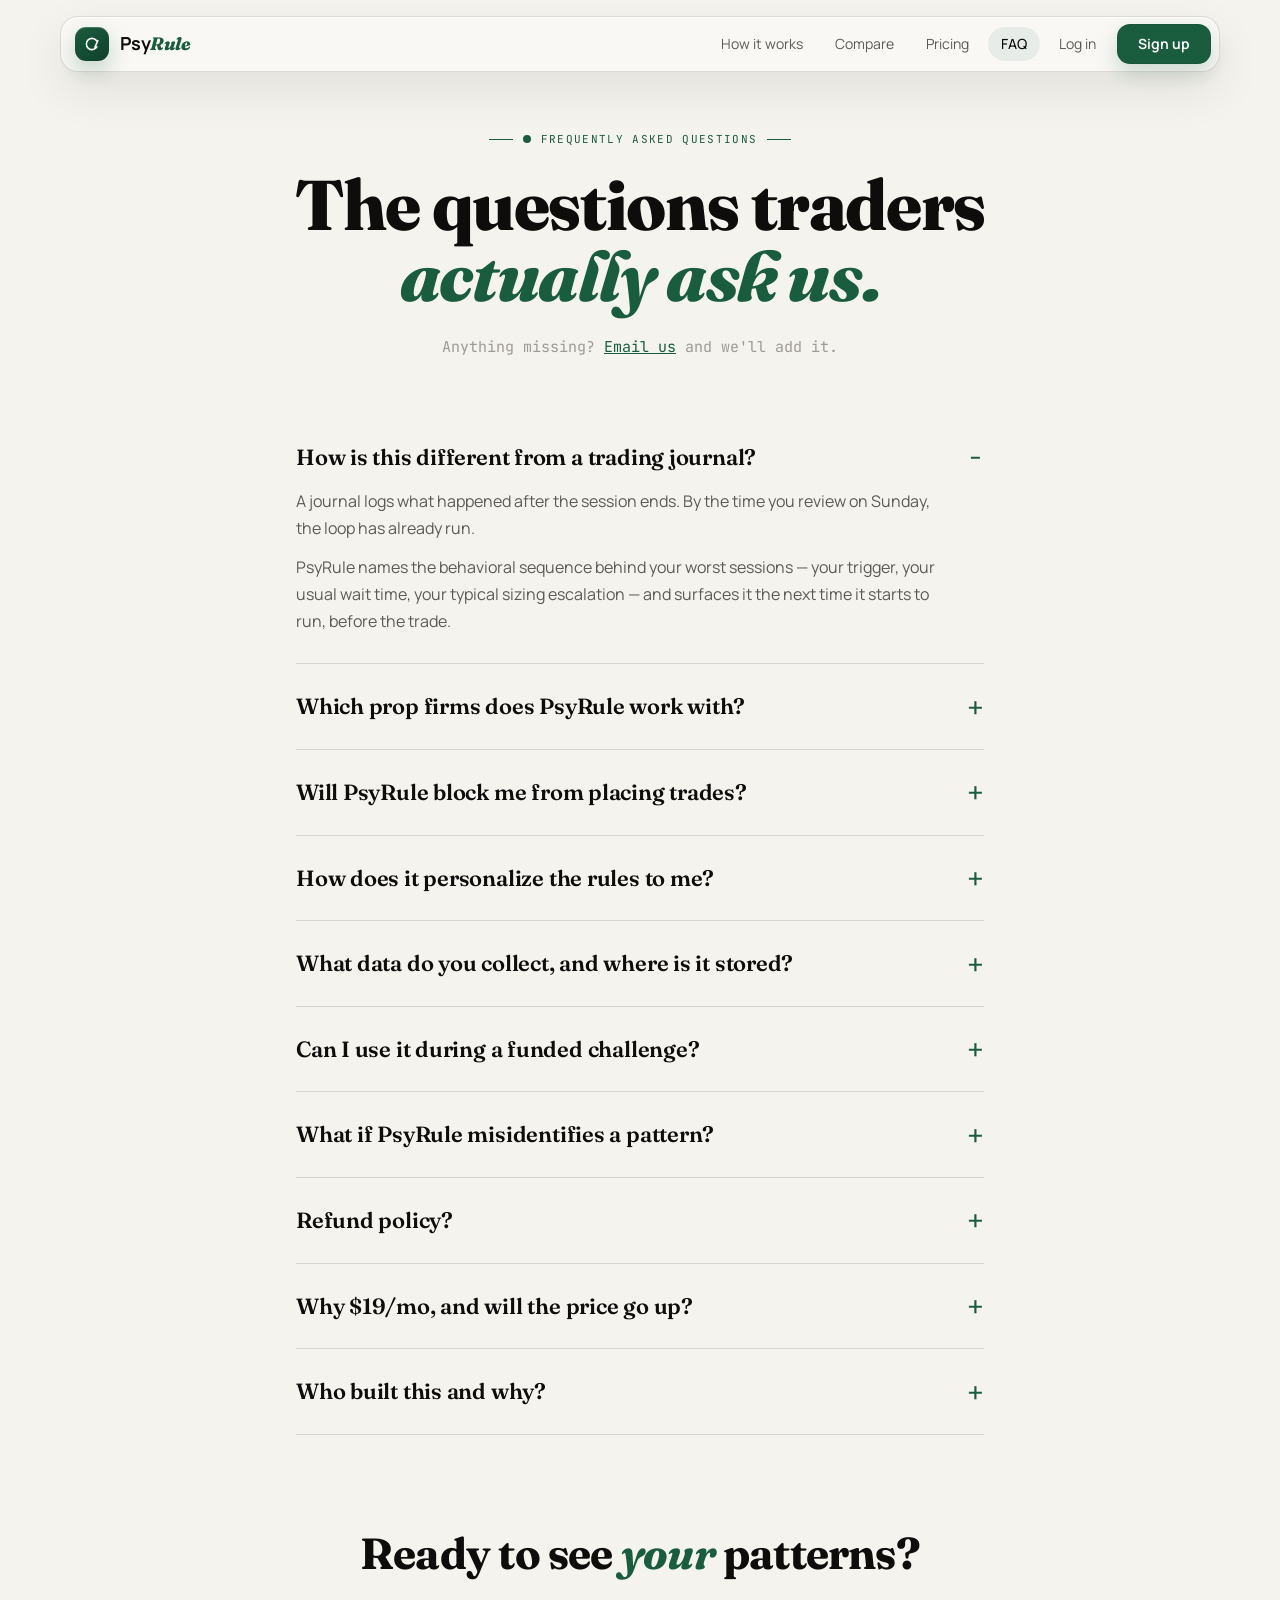
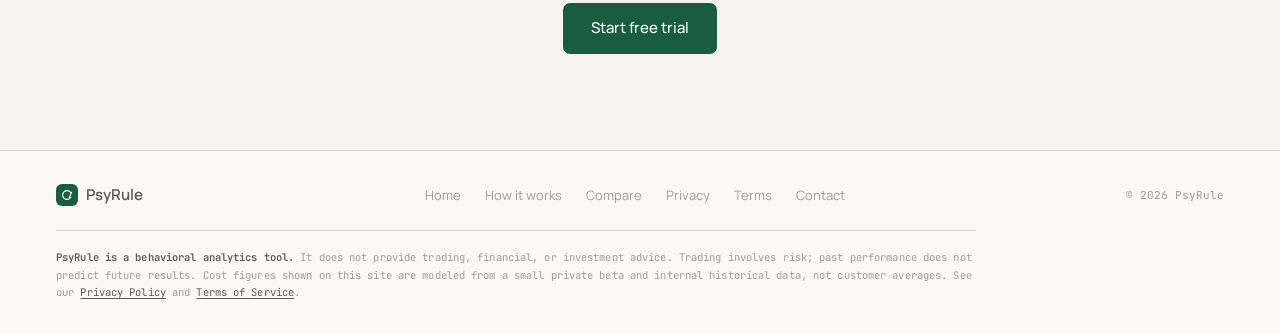
<file: faq.html>
<!DOCTYPE html>
<html lang="en">
<head>
<meta charset="UTF-8">
<meta name="viewport" content="width=device-width, initial-scale=1.0">
<title>PsyRule: FAQ for prop firm and funded traders</title>
<meta name="description" content="The questions traders actually ask us. How PsyRule differs from a journal, which prop firms it supports, what data we collect, refund policy, and why it's $19/mo for founding members.">
<link rel="canonical" href="https://psyrule.app/faq.html">

<!-- Favicons / app icons -->
<link rel="icon" type="image/png" href="/favicon-96x96.png" sizes="96x96" />
<link rel="icon" type="image/svg+xml" href="/favicon.svg" />
<link rel="shortcut icon" href="/favicon.ico" />
<link rel="apple-touch-icon" sizes="180x180" href="/apple-touch-icon.png" />
<meta name="apple-mobile-web-app-title" content="PsyRule" />
<link rel="manifest" href="/site.webmanifest" />

<meta property="og:type" content="article">
<meta property="og:title" content="PsyRule: FAQ">
<meta property="og:description" content="The questions traders actually ask us. How PsyRule works, which prop firms it supports, and what data we collect.">
<meta property="og:url" content="https://psyrule.app/faq.html">
<meta property="og:image" content="https://psyrule.app/og.png">
<meta name="twitter:card" content="summary_large_image">
<meta name="twitter:title" content="PsyRule: FAQ">
<meta name="twitter:description" content="The questions traders actually ask us.">
<meta name="twitter:image" content="https://psyrule.app/og.png">

<link rel="preconnect" href="https://fonts.googleapis.com">
<link rel="preconnect" href="https://fonts.gstatic.com" crossorigin>
<link href="https://fonts.googleapis.com/css2?family=Fraunces:ital,opsz,wght,SOFT@0,9..144,500..800,50;1,9..144,500..800,50&family=Manrope:wght@300;400;500;600;700&family=JetBrains+Mono:wght@400;500&display=swap" rel="stylesheet">
<link rel="stylesheet" href="psyrule.css">
<script src="nav.js" defer></script>

<!-- ============================================================
     TRACKING PIXELS — fill in IDs, then uncomment each block.
     ============================================================ -->
<!-- Google tag (gtag.js)
<script async src="https://www.googletagmanager.com/gtag/js?id=G-XXXXXXX"></script>
<script>window.dataLayer=window.dataLayer||[];function gtag(){dataLayer.push(arguments);}gtag('js',new Date());gtag('config','G-XXXXXXX');</script>
-->
<!-- Meta Pixel
<script>!function(f,b,e,v,n,t,s){if(f.fbq)return;n=f.fbq=function(){n.callMethod?n.callMethod.apply(n,arguments):n.queue.push(arguments)};if(!f._fbq)f._fbq=n;n.push=n;n.loaded=!0;n.version='2.0';n.queue=[];t=b.createElement(e);t.async=!0;t.src=v;s=b.getElementsByTagName(e)[0];s.parentNode.insertBefore(t,s)}(window,document,'script','https://connect.facebook.net/en_US/fbevents.js');fbq('init','YOUR_PIXEL_ID');fbq('track','PageView');</script>
-->
<!-- Reddit Pixel
<script>!function(w,d){if(!w.rdt){var p=w.rdt=function(){p.sendEvent?p.sendEvent.apply(p,arguments):p.callQueue.push(arguments)};p.callQueue=[];var t=d.createElement("script");t.src="https://www.redditstatic.com/ads/pixel.js",t.async=!0;var s=d.getElementsByTagName("script")[0];s.parentNode.insertBefore(t,s)}}(window,document);rdt('init','YOUR_RDT_ID');rdt('track','PageVisit');</script>
-->
<!-- X (Twitter) Pixel
<script>!function(e,t,n,s,u,a){e.twq||(s=e.twq=function(){s.exe?s.exe.apply(s,arguments):s.queue.push(arguments);},s.version='1.1',s.queue=[],u=t.createElement(n),u.async=!0,u.src='https://static.ads-twitter.com/uwt.js',a=t.getElementsByTagName(n)[0],a.parentNode.insertBefore(u,a))}(window,document,'script');twq('config','YOUR_X_PIXEL_ID');</script>
-->
<!-- Cloudflare Web Analytics -->
<script defer src='https://static.cloudflareinsights.com/beacon.min.js' data-cf-beacon='{"token": "339a74778f5e4550861154a84ec39349"}'></script>
</head>
<body>

<nav>
  <div class="nav-shell">
    <a href="index.html" class="logo" aria-label="PsyRule home">
      <div class="logo-mark"><svg viewBox="0 0 16 16" fill="none"><path d="M 12.33 5.5 A 5 5 0 1 0 12.33 10.5" stroke="#fff" stroke-width="1.4" stroke-linecap="round"/><path d="M 13.2 5 L 10.6 11" stroke="#fff" stroke-width="1.4" stroke-linecap="round"/></svg></div>
      <span>Psy<em style="font-style:italic;color:#1a5c3e;font-family:'Fraunces',serif;font-weight:800">Rule</em></span>
    </a>
    <div class="nav-end">
      <div class="nav-r" id="navMenu">
        <a href="how-it-works.html" class="nav-link">How it works</a>
        <a href="compare.html" class="nav-link">Compare</a>
        <a href="index.html#pricing" class="nav-link">Pricing</a>
        <a href="faq.html" class="nav-link active">FAQ</a>
        <a href="https://app.psyrule.app/login" class="nav-link">Log in</a>
      </div>
      <a href="https://app.psyrule.app/signup" class="nav-btn">Sign up</a>
      <button class="nav-toggle" type="button" aria-label="Menu" aria-expanded="false" aria-controls="navMenu">
        <span class="nav-toggle-bars" aria-hidden="true"></span>
      </button>
    </div>
  </div>
</nav>

<div class="page-hero">
  <div class="hero-eyebrow"><span class="hero-pulse"></span> Frequently asked questions</div>
  <h1>The questions traders<br><em>actually ask us.</em></h1>
  <p class="hero-note" style="font-size:15px;max-width:580px;margin:24px auto 0;line-height:1.6;">Anything missing? <a href="mailto:matune@psyrule.app" style="color:#1a5c3e;">Email us</a> and we'll add it.</p>
</div>

<section class="faq-section">
  <details class="faq-item" open>
    <summary>How is this different from a trading journal?</summary>
    <div class="faq-body">
      <p>A journal logs what happened after the session ends. By the time you review on Sunday, the loop has already run.</p>
      <p>PsyRule names the behavioral sequence behind your worst sessions — your trigger, your usual wait time, your typical sizing escalation — and surfaces it the next time it starts to run, before the trade.</p>
    </div>
  </details>

  <details class="faq-item">
    <summary>Which prop firms does PsyRule work with?</summary>
    <div class="faq-body">
      <p>PsyRule reads from your trading platform (MetaTrader 5, cTrader, NinjaTrader). That means it works with FTMO, The Funded Trader, Topstep, Apex, and most challenge providers that use those platforms.</p>
      <p>If your firm uses a proprietary platform, we'll likely need to add support specifically — email us with the firm name.</p>
    </div>
  </details>

  <details class="faq-item">
    <summary>Will PsyRule block me from placing trades?</summary>
    <div class="faq-body">
      <p>No. PsyRule shows the rule and the cost; the decision is yours. The default intervention is a 60-90 second hold (set by your profile) with a clear "Override" option.</p>
      <p>We don't believe in hard blockers — comply once and you learn nothing. We want you to <em>see</em> the loop, then choose.</p>
    </div>
  </details>

  <details class="faq-item">
    <summary>How does it personalize the rules to me?</summary>
    <div class="faq-body">
      <p>Every rule is built from your own session history. We measure your normal re-entry time, your normal sizing, your normal post-loss behavior — and then we name your specific patterns. The "revenge loop" you see isn't generic advice; it's your trigger, your sequence, your historical cost.</p>
      <p>The first 2–3 weeks PsyRule is mostly listening. Rules sharpen as your data builds.</p>
    </div>
  </details>

  <details class="faq-item">
    <summary>What data do you collect, and where is it stored?</summary>
    <div class="faq-body">
      <p>We read trade history (timestamp, symbol, size, direction, P&amp;L) and your pre-session check-in answers (mood, sleep, focus, plan). We don't store your platform credentials — sync uses read-only API tokens you generate in your platform.</p>
      <p>Data is encrypted at rest and stored on EU servers. You can export everything as JSON or delete your account at any time from settings.</p>
    </div>
  </details>

  <details class="faq-item">
    <summary>Can I use it during a funded challenge?</summary>
    <div class="faq-body">
      <p>Yes — and that's when it matters most. Challenge phase is where the patterns we describe (revenge loop, green-day giveback, challenge pressure) cost the most: an avg ~$2,000 fee per blown challenge.</p>
      <p>PsyRule doesn't violate prop-firm rules. It's a read-only observer plus a notification layer on your end.</p>
    </div>
  </details>

  <details class="faq-item">
    <summary>What if PsyRule misidentifies a pattern?</summary>
    <div class="faq-body">
      <p>You can mark any intervention as "false positive" with one tap. The model adjusts. We expect the first month to have some over-firing — that's the cost of personalization. After ~30 sessions, false-positive rate typically drops below 10%.</p>
    </div>
  </details>

  <details class="faq-item">
    <summary>Refund policy?</summary>
    <div class="faq-body">
      <p>30-day no-questions refund on the founding plan. If PsyRule hasn't surfaced at least one pattern that you'd describe as "yours" in 30 days, email us and we'll refund.</p>
    </div>
  </details>

  <details class="faq-item">
    <summary>Why $19/mo, and will the price go up?</summary>
    <div class="faq-body">
      <p>$19/mo is the founding price for the first 100 customers, locked for life. After founding closes, the standard plan is $29/mo. Founding customers stay at $19/mo as long as their subscription is active.</p>
      <p>Standard includes one MT5 account — MT5 sync runs through a paid third-party bridge, which is why it's priced into the standard tier rather than offered free. Additional MT5 accounts are $19/mo each (up to 3 total). NinjaTrader sync is included on all plans.</p>
      <p>The price reflects the cost of building personalized behavioral models per user — this is not a generic dashboard.</p>
    </div>
  </details>

  <details class="faq-item">
    <summary>Who built this and why?</summary>
    <div class="faq-body">
      <p>PsyRule was built by a former failed prop-firm trader — now trading a funded account full-time — who'd lost three challenges in a row to the same revenge loop and realized no tool would have caught it. The founder works on PsyRule full-time and is reachable at <a href="mailto:matune@psyrule.app">matune@psyrule.app</a>.</p>
    </div>
  </details>
</section>

<div class="page-cta">
  <h2>Ready to see <em>your</em> patterns?</h2>
  <a href="https://app.psyrule.app/signup" class="btn-p">Start free trial</a>
</div>

<footer>
  <div class="foot-row">
    <div class="foot-logo">
      <div class="foot-mark"><svg viewBox="0 0 16 16" fill="none"><path d="M 12.33 5.5 A 5 5 0 1 0 12.33 10.5" stroke="#fff" stroke-width="1.4" stroke-linecap="round"/><path d="M 13.2 5 L 10.6 11" stroke="#fff" stroke-width="1.4" stroke-linecap="round"/></svg></div>
      PsyRule
    </div>
    <div class="foot-links">
      <a href="index.html" class="foot-link">Home</a>
      <a href="how-it-works.html" class="foot-link">How it works</a>
      <a href="compare.html" class="foot-link">Compare</a>
      <a href="privacy.html" class="foot-link">Privacy</a>
      <a href="terms.html" class="foot-link">Terms</a>
      <a href="mailto:matune@psyrule.app" class="foot-link">Contact</a>
    </div>
    <div class="foot-note">© 2026 PsyRule</div>
  </div>
  <div class="foot-disclaimer">
    <strong>PsyRule is a behavioral analytics tool.</strong> It does not provide trading, financial, or investment advice. Trading involves risk; past performance does not predict future results. Cost figures shown on this site are modeled from a small private beta and internal historical data, not customer averages. See our <a href="privacy.html">Privacy Policy</a> and <a href="terms.html">Terms of Service</a>.
  </div>
</footer>

</body>
</html>
</file>
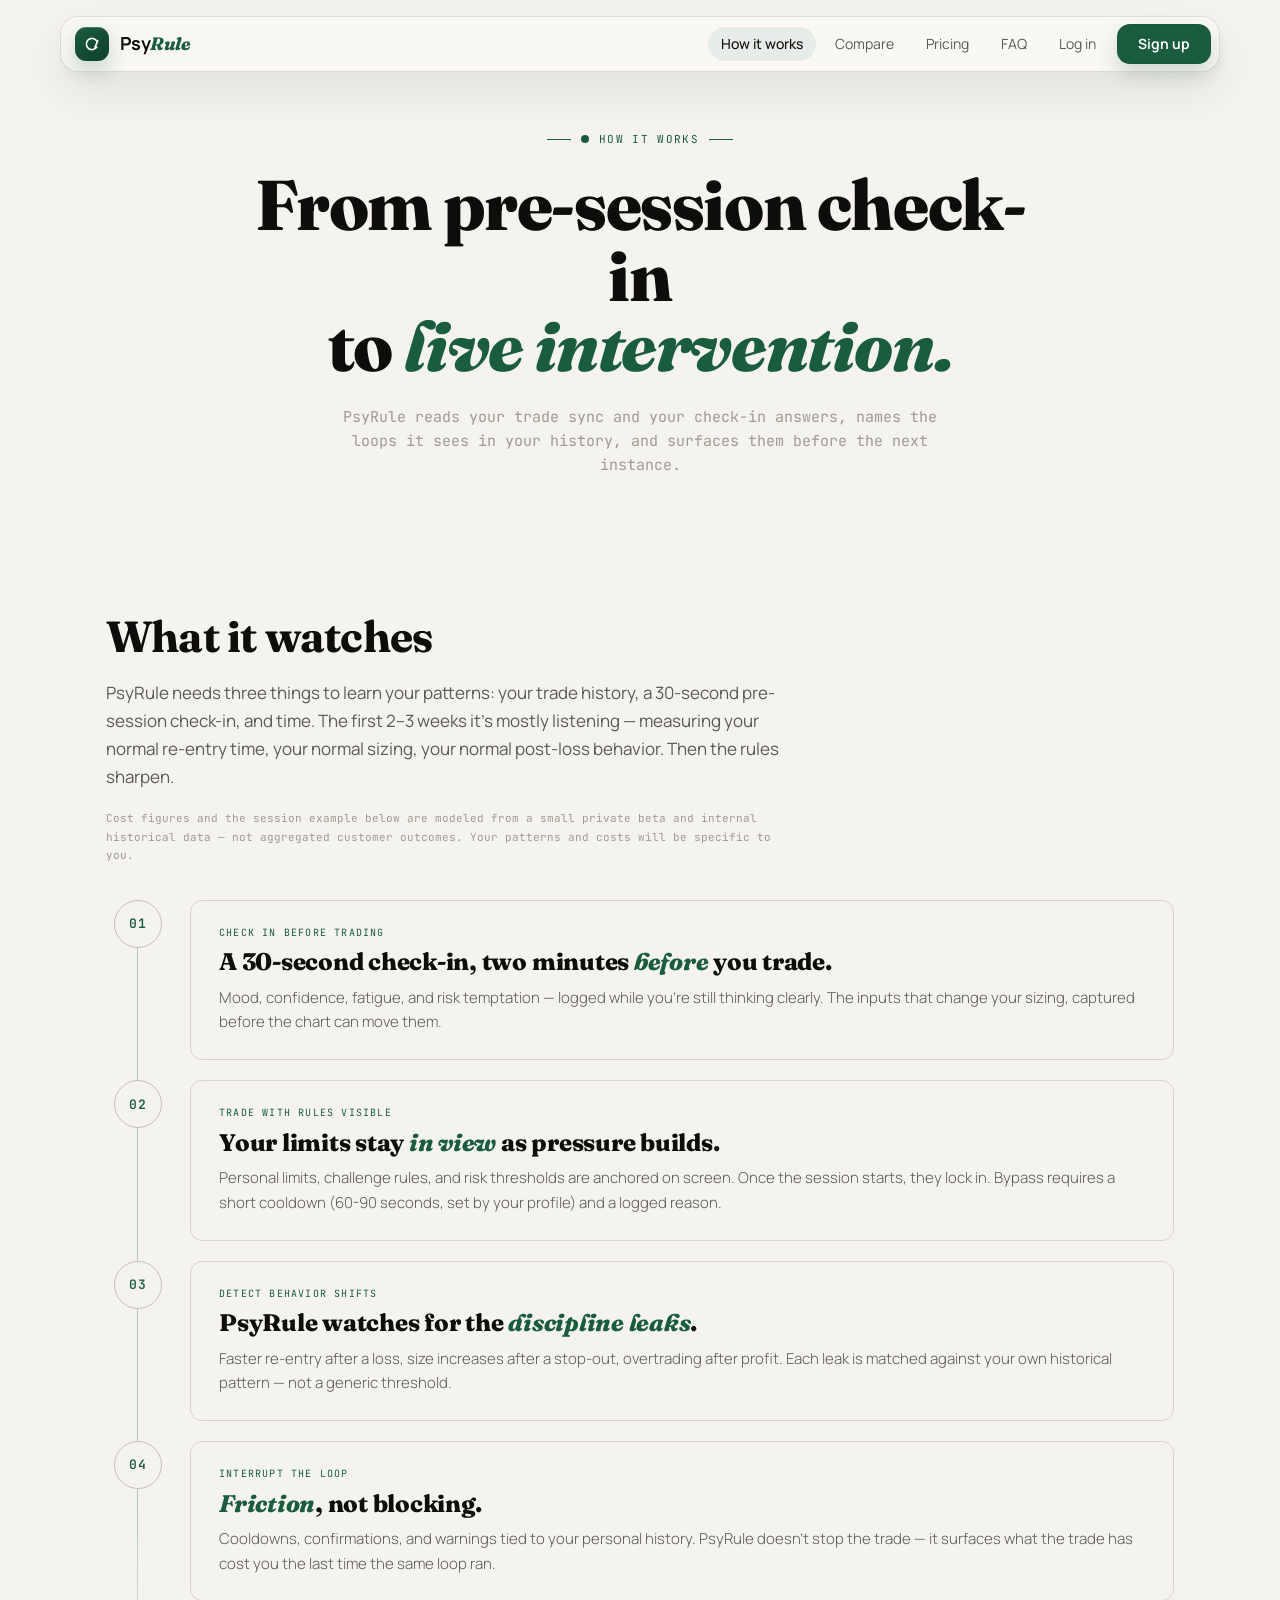
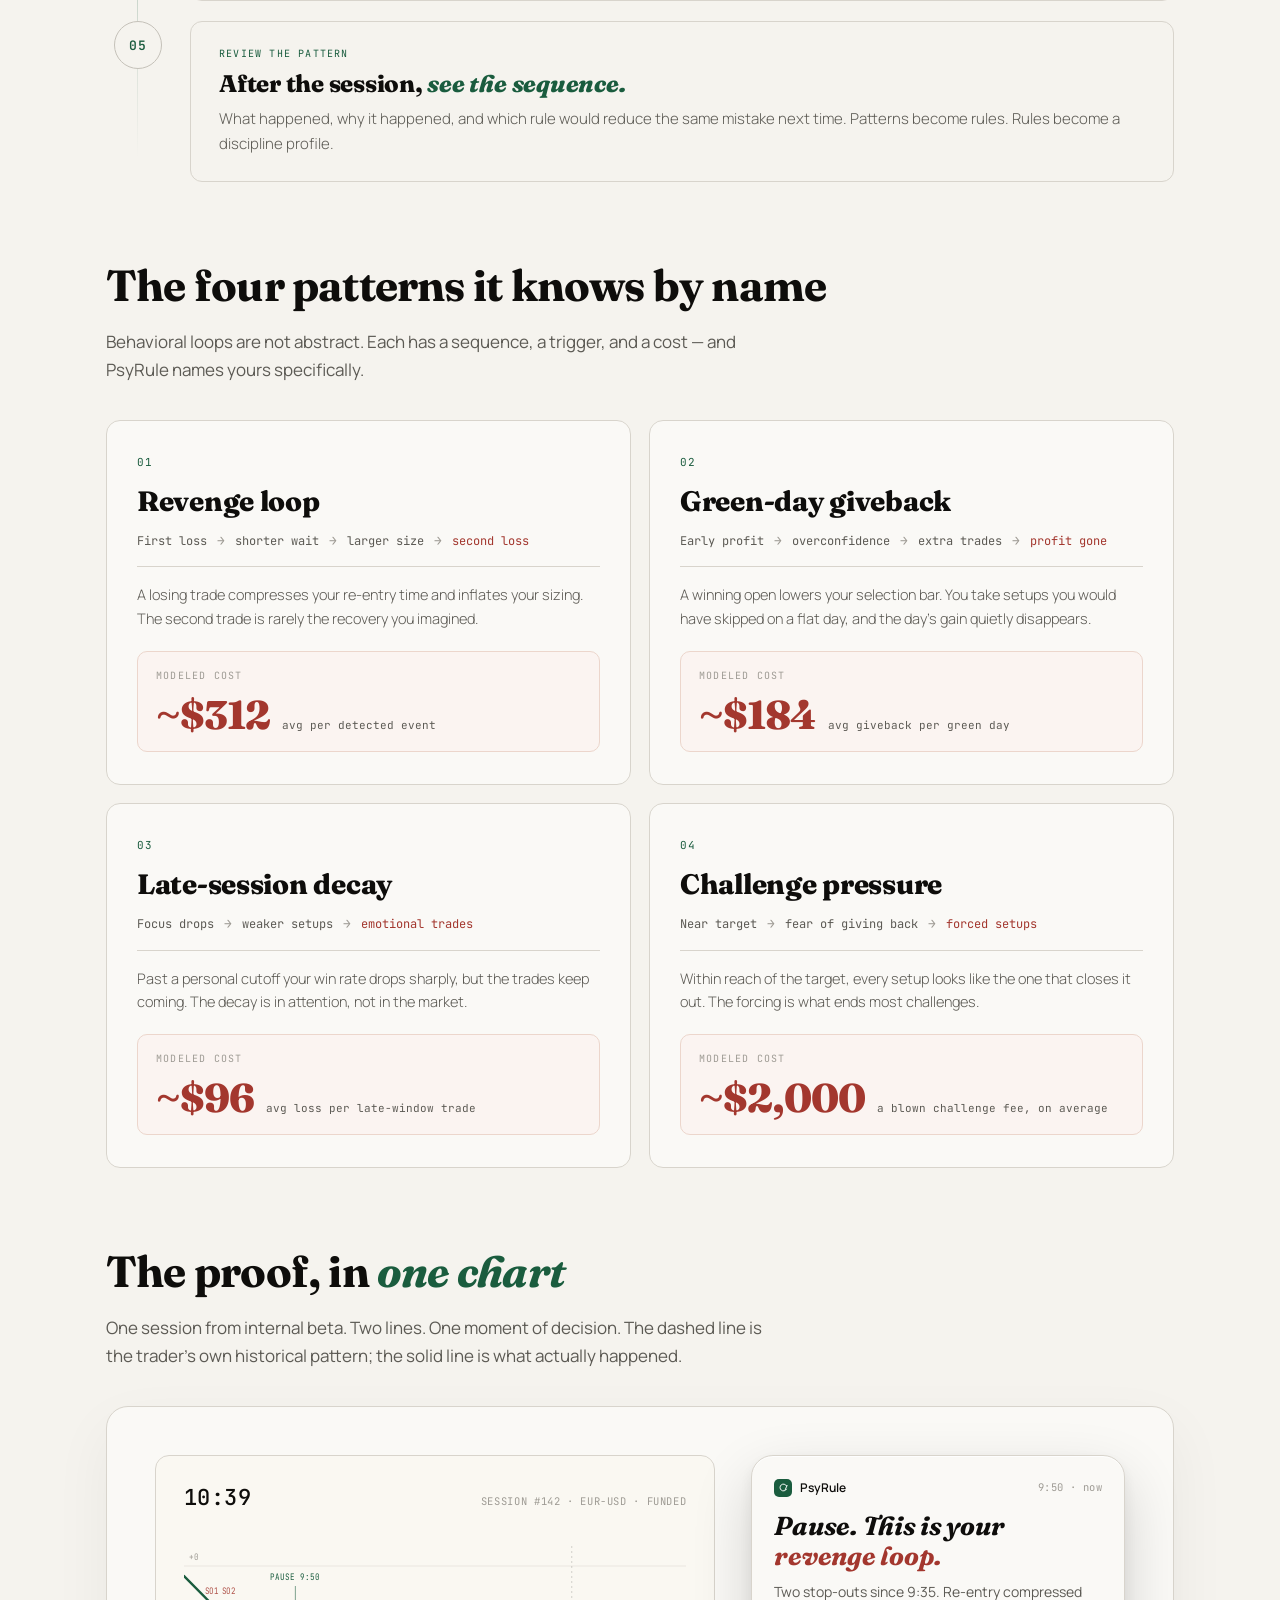
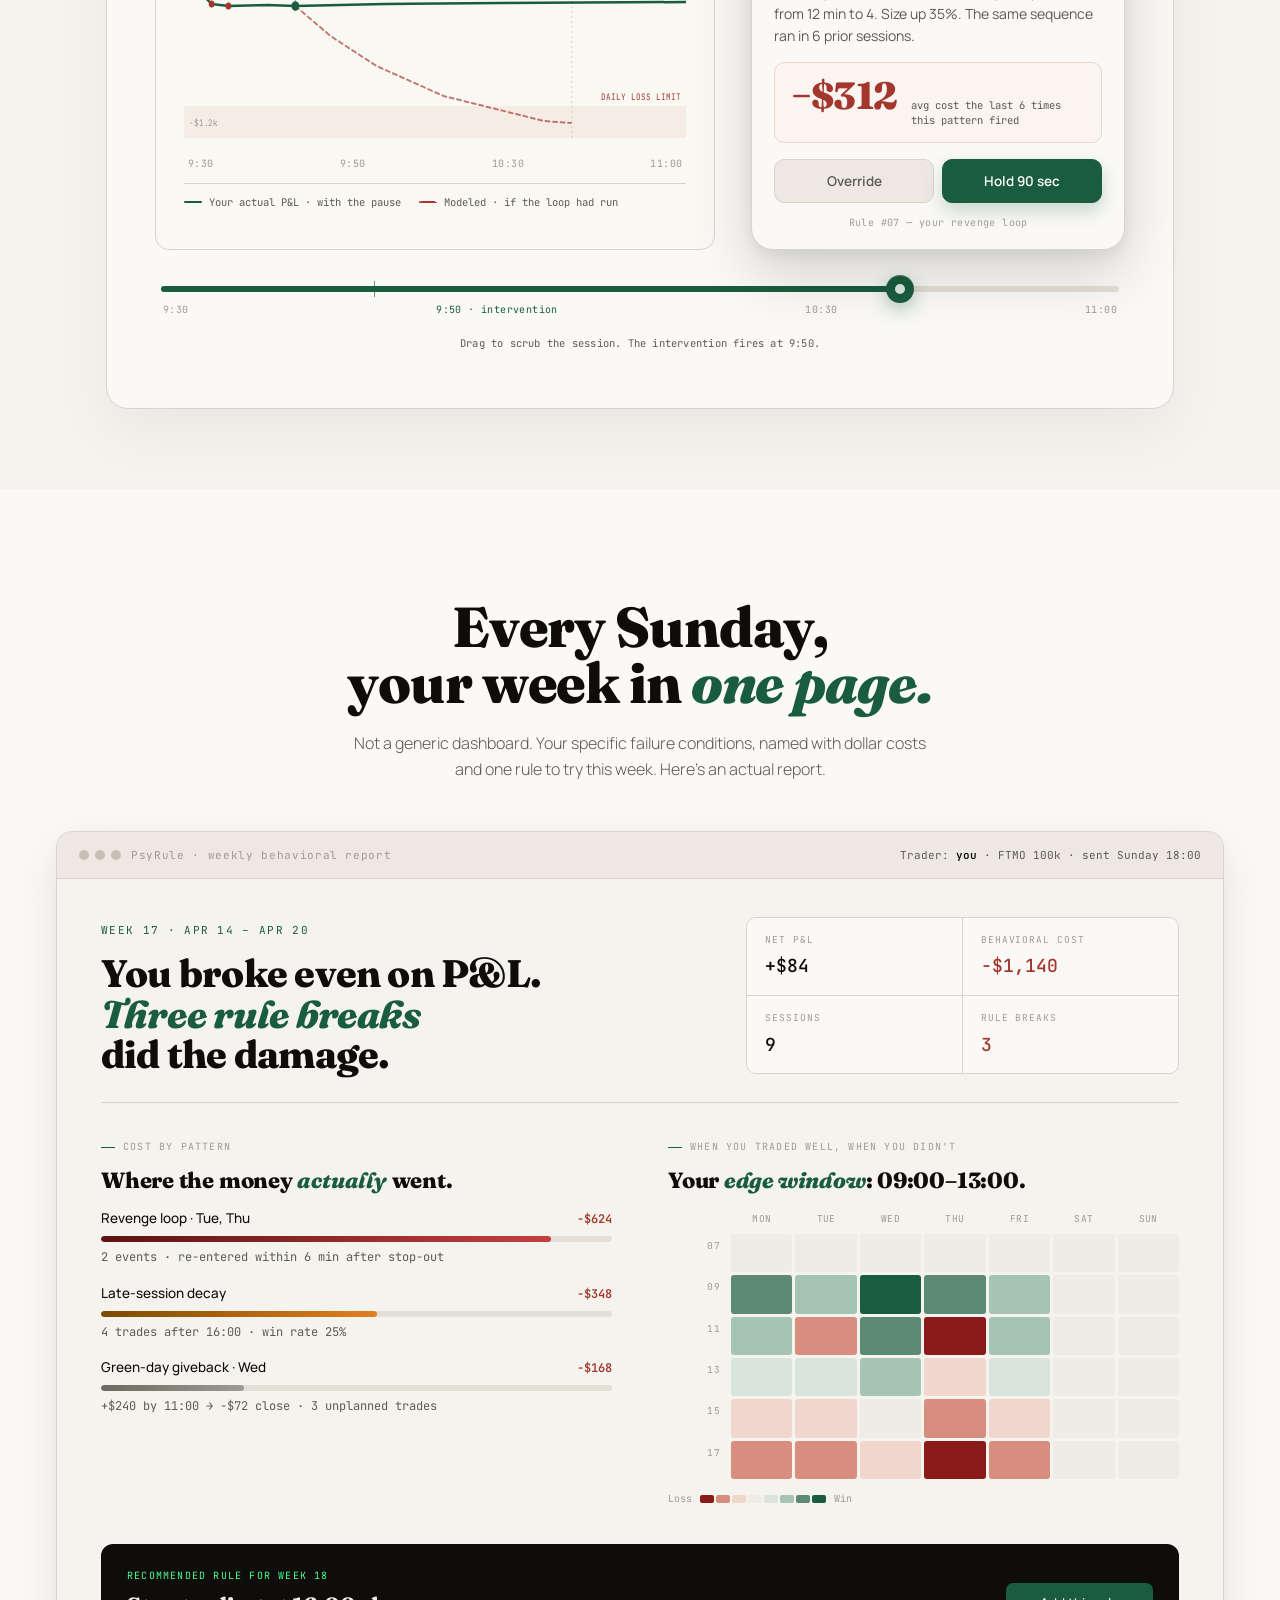
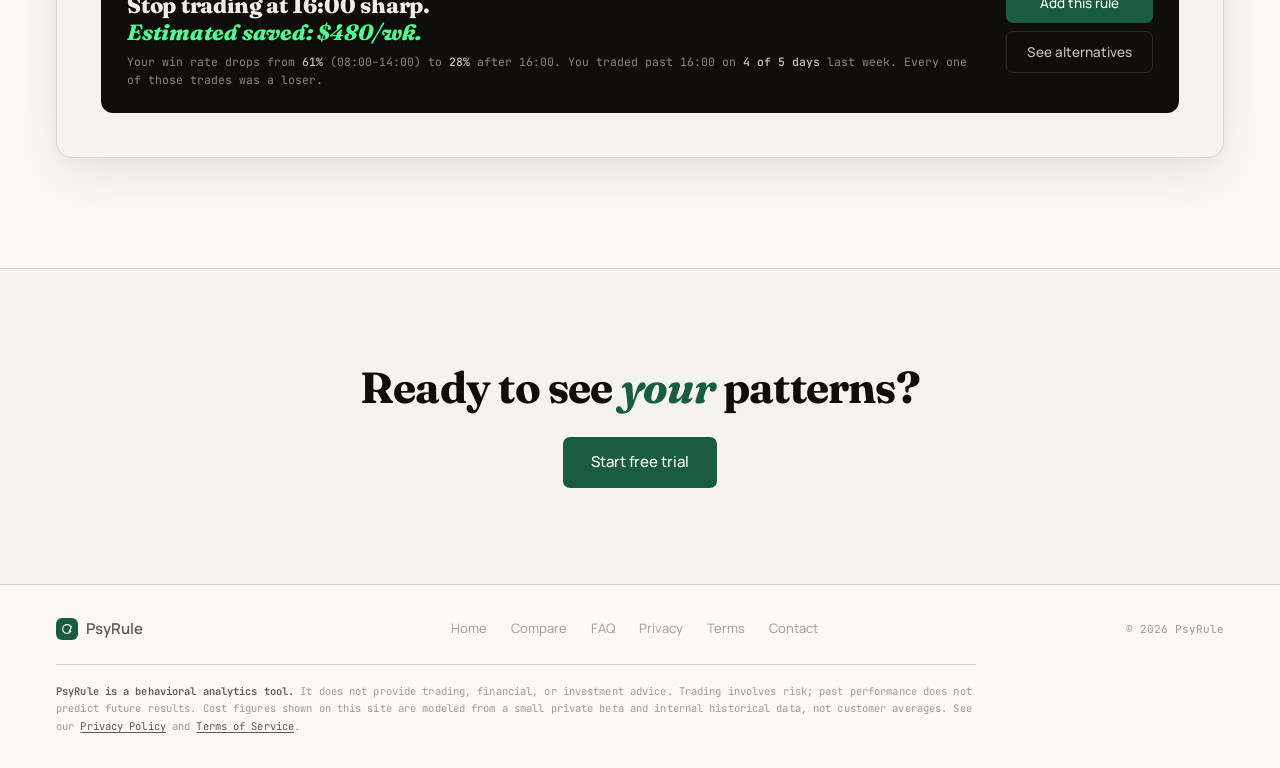
<file: how-it-works.html>
<!DOCTYPE html>
<html lang="en">
<head>
<meta charset="UTF-8">
<meta name="viewport" content="width=device-width, initial-scale=1.0">
<title>PsyRule: How it works. Behavioral risk for funded traders</title>
<meta name="description" content="How PsyRule reads your trade sync and pre-session check-in, names the loops in your history, and surfaces them before the next instance. Five steps from check-in to live intervention.">
<link rel="canonical" href="https://psyrule.app/how-it-works.html">

<!-- Favicons / app icons -->
<link rel="icon" type="image/png" href="/favicon-96x96.png" sizes="96x96" />
<link rel="icon" type="image/svg+xml" href="/favicon.svg" />
<link rel="shortcut icon" href="/favicon.ico" />
<link rel="apple-touch-icon" sizes="180x180" href="/apple-touch-icon.png" />
<meta name="apple-mobile-web-app-title" content="PsyRule" />
<link rel="manifest" href="/site.webmanifest" />

<meta property="og:type" content="article">
<meta property="og:title" content="PsyRule: How it works">
<meta property="og:description" content="From pre-session check-in to live intervention. The behavioral risk layer for prop firm and funded traders.">
<meta property="og:url" content="https://psyrule.app/how-it-works.html">
<meta property="og:image" content="https://psyrule.app/og.png">
<meta name="twitter:card" content="summary_large_image">
<meta name="twitter:title" content="PsyRule: How it works">
<meta name="twitter:description" content="From pre-session check-in to live intervention. The behavioral risk layer for prop firm and funded traders.">
<meta name="twitter:image" content="https://psyrule.app/og.png">

<link rel="preconnect" href="https://fonts.googleapis.com">
<link rel="preconnect" href="https://fonts.gstatic.com" crossorigin>
<link href="https://fonts.googleapis.com/css2?family=Fraunces:ital,opsz,wght,SOFT@0,9..144,500..800,50;1,9..144,500..800,50&family=Manrope:wght@300;400;500;600;700&family=JetBrains+Mono:wght@400;500&display=swap" rel="stylesheet">
<link rel="stylesheet" href="psyrule.css">
<script src="nav.js" defer></script>

<!-- ============================================================
     TRACKING PIXELS — fill in IDs, then uncomment each block.
     ============================================================ -->
<!-- Google tag (gtag.js)
<script async src="https://www.googletagmanager.com/gtag/js?id=G-XXXXXXX"></script>
<script>window.dataLayer=window.dataLayer||[];function gtag(){dataLayer.push(arguments);}gtag('js',new Date());gtag('config','G-XXXXXXX');</script>
-->
<!-- Meta Pixel
<script>!function(f,b,e,v,n,t,s){if(f.fbq)return;n=f.fbq=function(){n.callMethod?n.callMethod.apply(n,arguments):n.queue.push(arguments)};if(!f._fbq)f._fbq=n;n.push=n;n.loaded=!0;n.version='2.0';n.queue=[];t=b.createElement(e);t.async=!0;t.src=v;s=b.getElementsByTagName(e)[0];s.parentNode.insertBefore(t,s)}(window,document,'script','https://connect.facebook.net/en_US/fbevents.js');fbq('init','YOUR_PIXEL_ID');fbq('track','PageView');</script>
-->
<!-- Reddit Pixel
<script>!function(w,d){if(!w.rdt){var p=w.rdt=function(){p.sendEvent?p.sendEvent.apply(p,arguments):p.callQueue.push(arguments)};p.callQueue=[];var t=d.createElement("script");t.src="https://www.redditstatic.com/ads/pixel.js",t.async=!0;var s=d.getElementsByTagName("script")[0];s.parentNode.insertBefore(t,s)}}(window,document);rdt('init','YOUR_RDT_ID');rdt('track','PageVisit');</script>
-->
<!-- X (Twitter) Pixel
<script>!function(e,t,n,s,u,a){e.twq||(s=e.twq=function(){s.exe?s.exe.apply(s,arguments):s.queue.push(arguments);},s.version='1.1',s.queue=[],u=t.createElement(n),u.async=!0,u.src='https://static.ads-twitter.com/uwt.js',a=t.getElementsByTagName(n)[0],a.parentNode.insertBefore(u,a))}(window,document,'script');twq('config','YOUR_X_PIXEL_ID');</script>
-->
<!-- Cloudflare Web Analytics -->
<script defer src='https://static.cloudflareinsights.com/beacon.min.js' data-cf-beacon='{"token": "339a74778f5e4550861154a84ec39349"}'></script>
</head>
<body>

<nav>
  <div class="nav-shell">
    <a href="index.html" class="logo" aria-label="PsyRule home">
      <div class="logo-mark"><svg viewBox="0 0 16 16" fill="none"><path d="M 12.33 5.5 A 5 5 0 1 0 12.33 10.5" stroke="#fff" stroke-width="1.4" stroke-linecap="round"/><path d="M 13.2 5 L 10.6 11" stroke="#fff" stroke-width="1.4" stroke-linecap="round"/></svg></div>
      <span>Psy<em style="font-style:italic;color:#1a5c3e;font-family:'Fraunces',serif;font-weight:800">Rule</em></span>
    </a>
    <div class="nav-end">
      <div class="nav-r" id="navMenu">
        <a href="how-it-works.html" class="nav-link active">How it works</a>
        <a href="compare.html" class="nav-link">Compare</a>
        <a href="index.html#pricing" class="nav-link">Pricing</a>
        <a href="faq.html" class="nav-link">FAQ</a>
        <a href="https://app.psyrule.app/login" class="nav-link">Log in</a>
      </div>
      <a href="https://app.psyrule.app/signup" class="nav-btn">Sign up</a>
      <button class="nav-toggle" type="button" aria-label="Menu" aria-expanded="false" aria-controls="navMenu">
        <span class="nav-toggle-bars" aria-hidden="true"></span>
      </button>
    </div>
  </div>
</nav>

<div class="page-hero">
  <div class="hero-eyebrow"><span class="hero-pulse"></span> How it works</div>
  <h1>From pre-session check-in<br>to <em>live intervention.</em></h1>
  <p class="hero-note" style="font-size:15px;max-width:600px;margin:24px auto 0;line-height:1.6;">PsyRule reads your trade sync and your check-in answers, names the loops it sees in your history, and surfaces them before the next instance.</p>
</div>

<section class="page-section">
  <h2>What it watches</h2>
  <p class="lede">PsyRule needs three things to learn your patterns: your trade history, a 30-second pre-session check-in, and time. The first 2–3 weeks it's mostly listening — measuring your normal re-entry time, your normal sizing, your normal post-loss behavior. Then the rules sharpen.</p>
  <p class="how-disclaimer" style="font-family:'JetBrains Mono', monospace; font-size:11px; color:var(--ink3); line-height:1.65; max-width:680px; margin:-18px 0 36px;">Cost figures and the session example below are modeled from a small private beta and internal historical data — not aggregated customer outcomes. Your patterns and costs will be specific to you.</p>

  <div class="how-flow">
    <div class="how-flow-line"></div>
    <div class="how-step">
      <div class="how-step-num">01</div>
      <div class="how-step-card">
        <div class="how-step-tag">Check in before trading</div>
        <h3 class="how-step-title">A 30-second check-in, two minutes <em>before</em> you trade.</h3>
        <p class="how-step-body">Mood, confidence, fatigue, and risk temptation — logged while you're still thinking clearly. The inputs that change your sizing, captured before the chart can move them.</p>
      </div>
    </div>
    <div class="how-step">
      <div class="how-step-num">02</div>
      <div class="how-step-card">
        <div class="how-step-tag">Trade with rules visible</div>
        <h3 class="how-step-title">Your limits stay <em>in view</em> as pressure builds.</h3>
        <p class="how-step-body">Personal limits, challenge rules, and risk thresholds are anchored on screen. Once the session starts, they lock in. Bypass requires a short cooldown (60-90 seconds, set by your profile) and a logged reason.</p>
      </div>
    </div>
    <div class="how-step">
      <div class="how-step-num">03</div>
      <div class="how-step-card">
        <div class="how-step-tag">Detect behavior shifts</div>
        <h3 class="how-step-title">PsyRule watches for the <em>discipline leaks</em>.</h3>
        <p class="how-step-body">Faster re-entry after a loss, size increases after a stop-out, overtrading after profit. Each leak is matched against your own historical pattern — not a generic threshold.</p>
      </div>
    </div>
    <div class="how-step">
      <div class="how-step-num">04</div>
      <div class="how-step-card">
        <div class="how-step-tag">Interrupt the loop</div>
        <h3 class="how-step-title"><em>Friction</em>, not blocking.</h3>
        <p class="how-step-body">Cooldowns, confirmations, and warnings tied to your personal history. PsyRule doesn't stop the trade — it surfaces what the trade has cost you the last time the same loop ran.</p>
      </div>
    </div>
    <div class="how-step">
      <div class="how-step-num">05</div>
      <div class="how-step-card">
        <div class="how-step-tag">Review the pattern</div>
        <h3 class="how-step-title">After the session, <em>see the sequence.</em></h3>
        <p class="how-step-body">What happened, why it happened, and which rule would reduce the same mistake next time. Patterns become rules. Rules become a discipline profile.</p>
      </div>
    </div>
  </div>
</section>

<section class="page-section" id="patterns">
  <h2>The four patterns it knows by name</h2>
  <p class="lede">Behavioral loops are not abstract. Each has a sequence, a trigger, and a cost — and PsyRule names yours specifically.</p>

  <div class="pattern-grid">
    <div class="pattern-card">
      <div class="pattern-card-num">01</div>
      <div class="pattern-card-title">Revenge loop</div>
      <div class="pattern-card-seq">
        <span>First loss</span><span class="pcs-arrow">→</span>
        <span>shorter wait</span><span class="pcs-arrow">→</span>
        <span>larger size</span><span class="pcs-arrow">→</span>
        <span class="pcs-end">second loss</span>
      </div>
      <div class="pattern-card-line"></div>
      <p class="pattern-card-body">A losing trade compresses your re-entry time and inflates your sizing. The second trade is rarely the recovery you imagined.</p>
      <div class="pattern-card-cost"><span class="pcc-label">Modeled cost</span><span class="pcc-amt">~$312</span><span class="pcc-unit">avg per detected event</span></div>
    </div>
    <div class="pattern-card">
      <div class="pattern-card-num">02</div>
      <div class="pattern-card-title">Green-day giveback</div>
      <div class="pattern-card-seq">
        <span>Early profit</span><span class="pcs-arrow">→</span>
        <span>overconfidence</span><span class="pcs-arrow">→</span>
        <span>extra trades</span><span class="pcs-arrow">→</span>
        <span class="pcs-end">profit gone</span>
      </div>
      <div class="pattern-card-line"></div>
      <p class="pattern-card-body">A winning open lowers your selection bar. You take setups you would have skipped on a flat day, and the day's gain quietly disappears.</p>
      <div class="pattern-card-cost"><span class="pcc-label">Modeled cost</span><span class="pcc-amt">~$184</span><span class="pcc-unit">avg giveback per green day</span></div>
    </div>
    <div class="pattern-card">
      <div class="pattern-card-num">03</div>
      <div class="pattern-card-title">Late-session decay</div>
      <div class="pattern-card-seq">
        <span>Focus drops</span><span class="pcs-arrow">→</span>
        <span>weaker setups</span><span class="pcs-arrow">→</span>
        <span class="pcs-end">emotional trades</span>
      </div>
      <div class="pattern-card-line"></div>
      <p class="pattern-card-body">Past a personal cutoff your win rate drops sharply, but the trades keep coming. The decay is in attention, not in the market.</p>
      <div class="pattern-card-cost"><span class="pcc-label">Modeled cost</span><span class="pcc-amt">~$96</span><span class="pcc-unit">avg loss per late-window trade</span></div>
    </div>
    <div class="pattern-card">
      <div class="pattern-card-num">04</div>
      <div class="pattern-card-title">Challenge pressure</div>
      <div class="pattern-card-seq">
        <span>Near target</span><span class="pcs-arrow">→</span>
        <span>fear of giving back</span><span class="pcs-arrow">→</span>
        <span class="pcs-end">forced setups</span>
      </div>
      <div class="pattern-card-line"></div>
      <p class="pattern-card-body">Within reach of the target, every setup looks like the one that closes it out. The forcing is what ends most challenges.</p>
      <div class="pattern-card-cost"><span class="pcc-label">Modeled cost</span><span class="pcc-amt">~$2,000</span><span class="pcc-unit">a blown challenge fee, on average</span></div>
    </div>
  </div>
</section>

<section class="page-section">
  <h2>The proof, in <em>one chart</em></h2>
  <p class="lede">One session from internal beta. Two lines. One moment of decision. The dashed line is the trader's own historical pattern; the solid line is what actually happened.</p>

  <div class="curve-wrap">
    <div class="curve-frame">
      <!-- Interactive scrubber. Same component used on the home page. -->
      <div class="scene" data-scene>
        <div class="scene-stage">
          <div class="scene-chart" data-scene-chart>
            <div class="scene-meta">
              <span class="scene-clock" data-scene-clock>09:50</span>
              <span class="scene-meta-r">Session #142 · EUR-USD · funded</span>
            </div>

            <svg class="scene-svg" viewBox="0 0 600 220" preserveAspectRatio="none" aria-hidden="true">
              <line x1="0" y1="40" x2="600" y2="40" stroke="#d8d4cc" stroke-width="1" opacity=".5"/>
              <text x="6" y="34" font-family="JetBrains Mono, monospace" font-size="9" fill="#9e9b94" letter-spacing="0.04em">+0</text>
              <text x="6" y="200" font-family="JetBrains Mono, monospace" font-size="9" fill="#9e9b94" letter-spacing="0.04em">−$1.2k</text>

              <rect x="0" y="180" width="600" height="32" fill="#a3372e" opacity="0.06"/>
              <text x="594" y="174" text-anchor="end" font-family="JetBrains Mono, monospace" font-size="9" fill="#a3372e" letter-spacing="0.06em">DAILY LOSS LIMIT</text>

              <g class="scene-ghost-g" clip-path="url(#sceneGhostClipHIW)">
                <path class="scene-ghost"
                      d="M 133 80 L 175 110 L 230 140 L 310 170 L 430 195 L 600 205"
                      fill="none" stroke="#a3372e" stroke-width="2" stroke-dasharray="5 4"
                      stroke-linecap="round" stroke-linejoin="round" opacity="0.65"/>
              </g>
              <defs>
                <!-- Default width=467 so no-JS users see the full ghost line.
                     JS clips it back to 0 on .is-live. -->
                <clipPath id="sceneGhostClipHIW">
                  <rect class="scene-ghost-clip" x="133" y="0" width="467" height="220"/>
                </clipPath>
              </defs>

              <path class="scene-real"
                    d="M 0 50 L 33 78 L 53 80 L 100 79 L 133 80 L 240 78 L 380 77 L 600 76"
                    fill="none" stroke="#1a5c3e" stroke-width="2.5"
                    stroke-linecap="round" stroke-linejoin="round"/>

              <g class="scene-stops">
                <circle cx="33" cy="78" r="3.5" fill="#a3372e"/>
                <circle cx="53" cy="80" r="3.5" fill="#a3372e"/>
                <text x="33" y="68" text-anchor="middle" font-family="JetBrains Mono, monospace" font-size="9" fill="#a3372e">SO1</text>
                <text x="53" y="68" text-anchor="middle" font-family="JetBrains Mono, monospace" font-size="9" fill="#a3372e">SO2</text>
              </g>

              <g class="scene-marker" transform="translate(133 80)">
                <circle class="scene-marker-ring" r="4" fill="none" stroke="#1a5c3e" stroke-width="1.25"/>
                <circle r="4.5" fill="#1a5c3e"/>
                <line x1="0" y1="-4" x2="0" y2="-20" stroke="#1a5c3e" stroke-width="1" opacity="0.6"/>
                <text x="0" y="-26" text-anchor="middle" font-family="JetBrains Mono, monospace" font-size="9" fill="#1a5c3e" letter-spacing="0.06em">PAUSE 9:50</text>
              </g>

              <line class="scene-playhead" x1="0" y1="20" x2="0" y2="212" stroke="#0e0d0b" stroke-width="1" opacity="0.18" stroke-dasharray="2 3"/>
            </svg>

            <div class="scene-axis">
              <span>9:30</span><span>9:50</span><span>10:30</span><span>11:00</span>
            </div>
            <div class="scene-legend">
              <span><i class="scene-lg green"></i>Your actual P&amp;L · with the pause</span>
              <span><i class="scene-lg red"></i>Modeled · if the loop had run</span>
            </div>
          </div>

          <div class="iv-card scene-iv" data-scene-iv>
            <div class="iv-meta">
              <span class="iv-source">
                <span class="iv-mark"><svg viewBox="0 0 16 16" fill="none"><path d="M 12.33 5.5 A 5 5 0 1 0 12.33 10.5" stroke="#fff" stroke-width="1.4" stroke-linecap="round"/><path d="M 13.2 5 L 10.6 11" stroke="#fff" stroke-width="1.4" stroke-linecap="round"/></svg></span>
                <strong>PsyRule</strong>
              </span>
              <span>9:50 · now</span>
            </div>
            <div class="iv-headline">Pause. This is your <em>revenge loop.</em></div>
            <div class="iv-body">Two stop-outs since 9:35. Re-entry compressed from 12 min to 4. Size up 35%. The same sequence ran in 6 prior sessions.</div>
            <div class="iv-cost">
              <div class="iv-cost-num">−$312</div>
              <div class="iv-cost-cap">avg cost the last 6 times<br>this pattern fired</div>
            </div>
            <div class="iv-actions">
              <button class="iv-btn" type="button">Override</button>
              <button class="iv-btn primary" type="button">Hold 90 sec</button>
            </div>
            <div class="iv-foot">Rule #07 — your revenge loop</div>
          </div>
        </div>

        <div class="scene-scrub" data-scene-scrub>
          <div class="scene-track" data-scene-track>
            <div class="scene-fill" data-scene-fill></div>
            <button class="scene-handle" type="button" data-scene-handle
                    role="slider" aria-label="Session timeline"
                    aria-valuemin="0" aria-valuemax="90" aria-valuenow="80" aria-valuetext="10:50">
              <span class="scene-handle-clock" data-scene-handle-clock>10:50</span>
            </button>
          </div>
          <div class="scene-labels">
            <span>9:30</span><span class="strong">9:50 · intervention</span><span>10:30</span><span>11:00</span>
          </div>
          <div class="scene-hint" data-scene-hint>Drag to scrub the session. The intervention fires at 9:50.</div>
        </div>
      </div>
    </div>
  </div>
</section>

<!-- SAMPLE WEEKLY REPORT -->
<div class="report-section" id="weekly-report">
  <div class="report-inner">
    <div class="report-head">
      <h2>Every Sunday,<br>your week in <em>one page.</em></h2>
      <p class="gap-sub">Not a generic dashboard. Your specific failure conditions, named with dollar costs and one rule to try this week. Here's an actual report.</p>
    </div>

    <div class="report-card">
      <div class="report-bar">
        <div class="report-bar-l">
          <div class="vdots"><span></span><span></span><span></span></div>
          <span class="report-bar-name">PsyRule · weekly behavioral report</span>
        </div>
        <div class="report-bar-meta">Trader: <strong>you</strong> · FTMO 100k · sent Sunday 18:00</div>
      </div>

      <div class="report-body">
        <div class="report-hero">
          <div>
            <div class="report-week">Week 17 · Apr 14 – Apr 20</div>
            <div class="report-headline">You broke even on P&amp;L.<br><em>Three rule breaks</em><br>did the damage.</div>
          </div>
          <div class="report-kpis">
            <div class="report-kpi"><div class="report-kpi-l">Net P&amp;L</div><div class="report-kpi-v">+$84</div></div>
            <div class="report-kpi"><div class="report-kpi-l">Behavioral cost</div><div class="report-kpi-v red">−$1,140</div></div>
            <div class="report-kpi"><div class="report-kpi-l">Sessions</div><div class="report-kpi-v">9</div></div>
            <div class="report-kpi"><div class="report-kpi-l">Rule breaks</div><div class="report-kpi-v red">3</div></div>
          </div>
        </div>

        <div>
          <div class="report-block-tag">Cost by pattern</div>
          <h3 class="report-block-h">Where the money <em>actually</em> went.</h3>
          <div class="report-pattern-list">
            <div class="report-pattern">
              <div class="report-pat-row"><strong>Revenge loop · Tue, Thu</strong><span class="report-pat-amt">−$624</span></div>
              <div class="report-pat-bar"><div class="report-pat-fill" style="width:88%"></div></div>
              <div class="report-pat-row"><span>2 events · re-entered within 6 min after stop-out</span></div>
            </div>
            <div class="report-pattern">
              <div class="report-pat-row"><strong>Late-session decay</strong><span class="report-pat-amt">−$348</span></div>
              <div class="report-pat-bar"><div class="report-pat-fill amber" style="width:54%"></div></div>
              <div class="report-pat-row"><span>4 trades after 16:00 · win rate 25%</span></div>
            </div>
            <div class="report-pattern">
              <div class="report-pat-row"><strong>Green-day giveback · Wed</strong><span class="report-pat-amt">−$168</span></div>
              <div class="report-pat-bar"><div class="report-pat-fill gray" style="width:28%"></div></div>
              <div class="report-pat-row"><span>+$240 by 11:00 → −$72 close · 3 unplanned trades</span></div>
            </div>
          </div>
        </div>

        <div>
          <div class="report-block-tag">When you traded well, when you didn't</div>
          <h3 class="report-block-h">Your <em>edge window</em>: 09:00–13:00.</h3>
          <div class="report-heatmap">
            <div class="report-hm-h"></div>
            <div class="report-hm-d">Mon</div><div class="report-hm-d">Tue</div><div class="report-hm-d">Wed</div><div class="report-hm-d">Thu</div><div class="report-hm-d">Fri</div><div class="report-hm-d">Sat</div><div class="report-hm-d">Sun</div>

            <div class="report-hm-h">07</div>
            <div class="report-hm-cell" data-v="0"></div><div class="report-hm-cell" data-v="0"></div><div class="report-hm-cell" data-v="0"></div><div class="report-hm-cell" data-v="0"></div><div class="report-hm-cell" data-v="0"></div><div class="report-hm-cell" data-v="0"></div><div class="report-hm-cell" data-v="0"></div>

            <div class="report-hm-h">09</div>
            <div class="report-hm-cell" data-v="3"></div><div class="report-hm-cell" data-v="2"></div><div class="report-hm-cell" data-v="4"></div><div class="report-hm-cell" data-v="3"></div><div class="report-hm-cell" data-v="2"></div><div class="report-hm-cell" data-v="0"></div><div class="report-hm-cell" data-v="0"></div>

            <div class="report-hm-h">11</div>
            <div class="report-hm-cell" data-v="2"></div><div class="report-hm-cell" data-v="-2"></div><div class="report-hm-cell" data-v="3"></div><div class="report-hm-cell" data-v="-3"></div><div class="report-hm-cell" data-v="2"></div><div class="report-hm-cell" data-v="0"></div><div class="report-hm-cell" data-v="0"></div>

            <div class="report-hm-h">13</div>
            <div class="report-hm-cell" data-v="1"></div><div class="report-hm-cell" data-v="1"></div><div class="report-hm-cell" data-v="2"></div><div class="report-hm-cell" data-v="-1"></div><div class="report-hm-cell" data-v="1"></div><div class="report-hm-cell" data-v="0"></div><div class="report-hm-cell" data-v="0"></div>

            <div class="report-hm-h">15</div>
            <div class="report-hm-cell" data-v="-1"></div><div class="report-hm-cell" data-v="-1"></div><div class="report-hm-cell" data-v="0"></div><div class="report-hm-cell" data-v="-2"></div><div class="report-hm-cell" data-v="-1"></div><div class="report-hm-cell" data-v="0"></div><div class="report-hm-cell" data-v="0"></div>

            <div class="report-hm-h">17</div>
            <div class="report-hm-cell" data-v="-2"></div><div class="report-hm-cell" data-v="-2"></div><div class="report-hm-cell" data-v="-1"></div><div class="report-hm-cell" data-v="-3"></div><div class="report-hm-cell" data-v="-2"></div><div class="report-hm-cell" data-v="0"></div><div class="report-hm-cell" data-v="0"></div>
          </div>
          <div class="report-hm-legend">
            <span>Loss</span>
            <div class="report-hm-legend-bar">
              <span style="background:#8b1a1a"></span><span style="background:#d88e7e"></span><span style="background:#f0d6cc"></span><span style="background:#efece5"></span><span style="background:#d8e4dc"></span><span style="background:#a6c4b4"></span><span style="background:#5c8a73"></span><span style="background:#1a5c3e"></span>
            </div>
            <span>Win</span>
          </div>
        </div>

        <div class="report-rule">
          <div>
            <div class="report-rule-tag">Recommended rule for week 18</div>
            <div class="report-rule-h">Stop trading at 16:00 sharp.<br><em>Estimated saved: $480/wk.</em></div>
            <div class="report-rule-sub">Your win rate drops from <strong>61%</strong> (08:00–14:00) to <strong>28%</strong> after 16:00. You traded past 16:00 on <strong>4 of 5 days</strong> last week. Every one of those trades was a loser.</div>
          </div>
          <div class="report-rule-actions">
            <button class="report-rule-btn" type="button">Add this rule</button>
            <button class="report-rule-btn ghost" type="button">See alternatives</button>
          </div>
        </div>
      </div>
    </div>
  </div>
</div>

<div class="page-cta">
  <h2>Ready to see <em>your</em> patterns?</h2>
  <a href="https://app.psyrule.app/signup" class="btn-p">Start free trial</a>
</div>

<footer>
  <div class="foot-row">
    <div class="foot-logo">
      <div class="foot-mark"><svg viewBox="0 0 16 16" fill="none"><path d="M 12.33 5.5 A 5 5 0 1 0 12.33 10.5" stroke="#fff" stroke-width="1.4" stroke-linecap="round"/><path d="M 13.2 5 L 10.6 11" stroke="#fff" stroke-width="1.4" stroke-linecap="round"/></svg></div>
      PsyRule
    </div>
    <div class="foot-links">
      <a href="index.html" class="foot-link">Home</a>
      <a href="compare.html" class="foot-link">Compare</a>
      <a href="faq.html" class="foot-link">FAQ</a>
      <a href="privacy.html" class="foot-link">Privacy</a>
      <a href="terms.html" class="foot-link">Terms</a>
      <a href="mailto:matune@psyrule.app" class="foot-link">Contact</a>
    </div>
    <div class="foot-note">© 2026 PsyRule</div>
  </div>
  <div class="foot-disclaimer">
    <strong>PsyRule is a behavioral analytics tool.</strong> It does not provide trading, financial, or investment advice. Trading involves risk; past performance does not predict future results. Cost figures shown on this site are modeled from a small private beta and internal historical data, not customer averages. See our <a href="privacy.html">Privacy Policy</a> and <a href="terms.html">Terms of Service</a>.
  </div>
</footer>

</body>
</html>
</file>
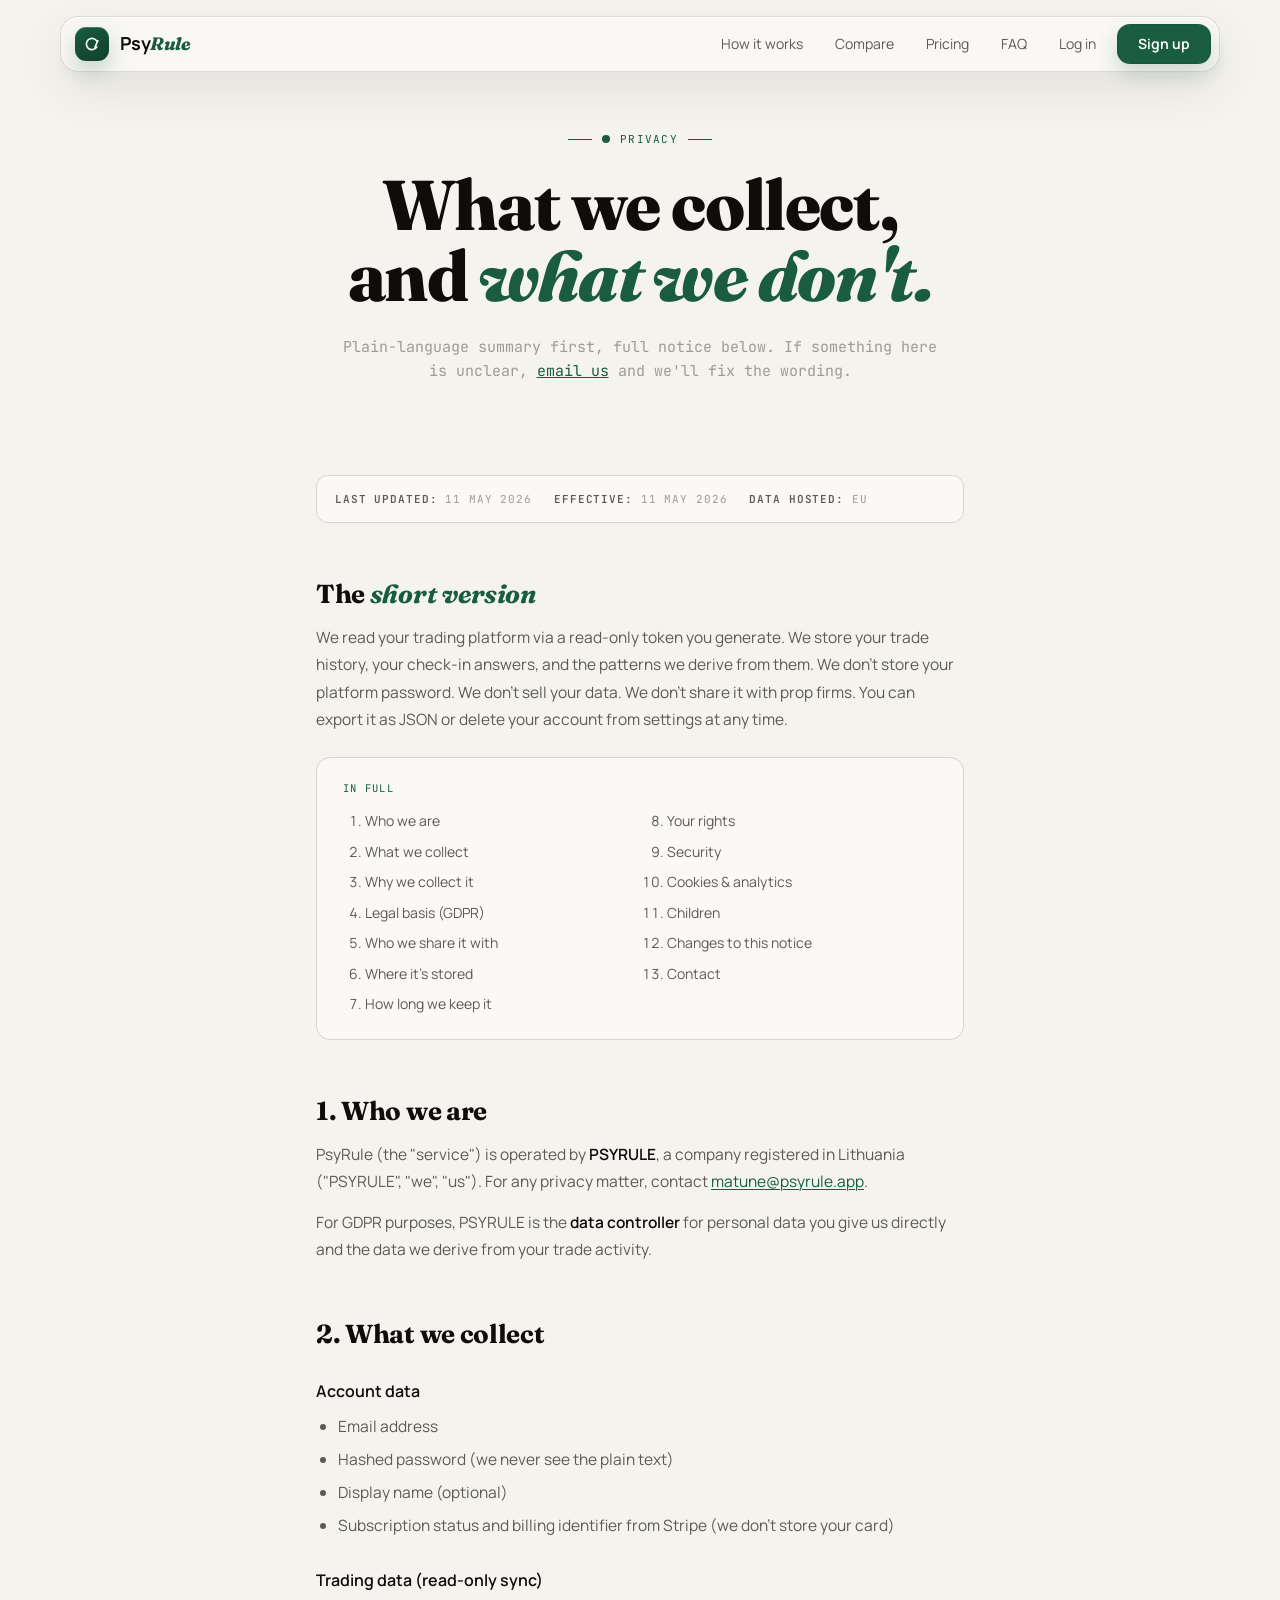
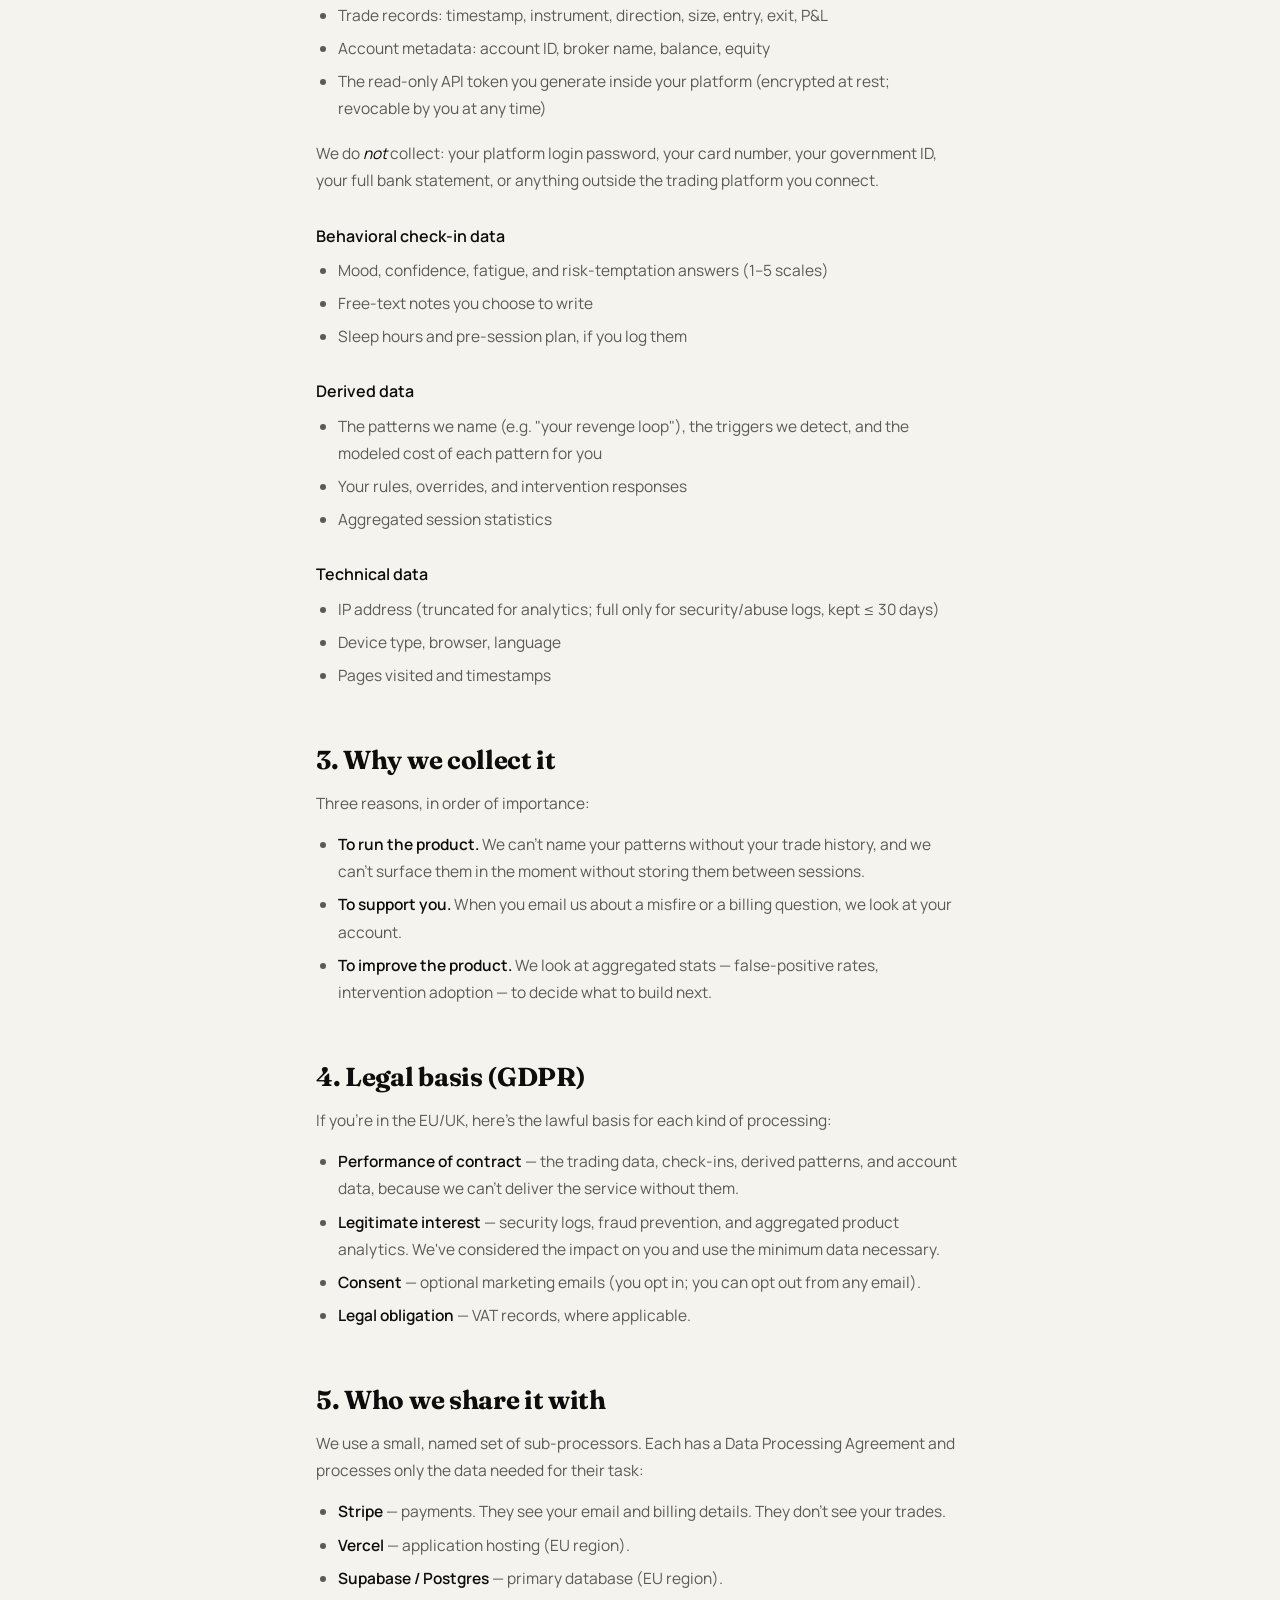
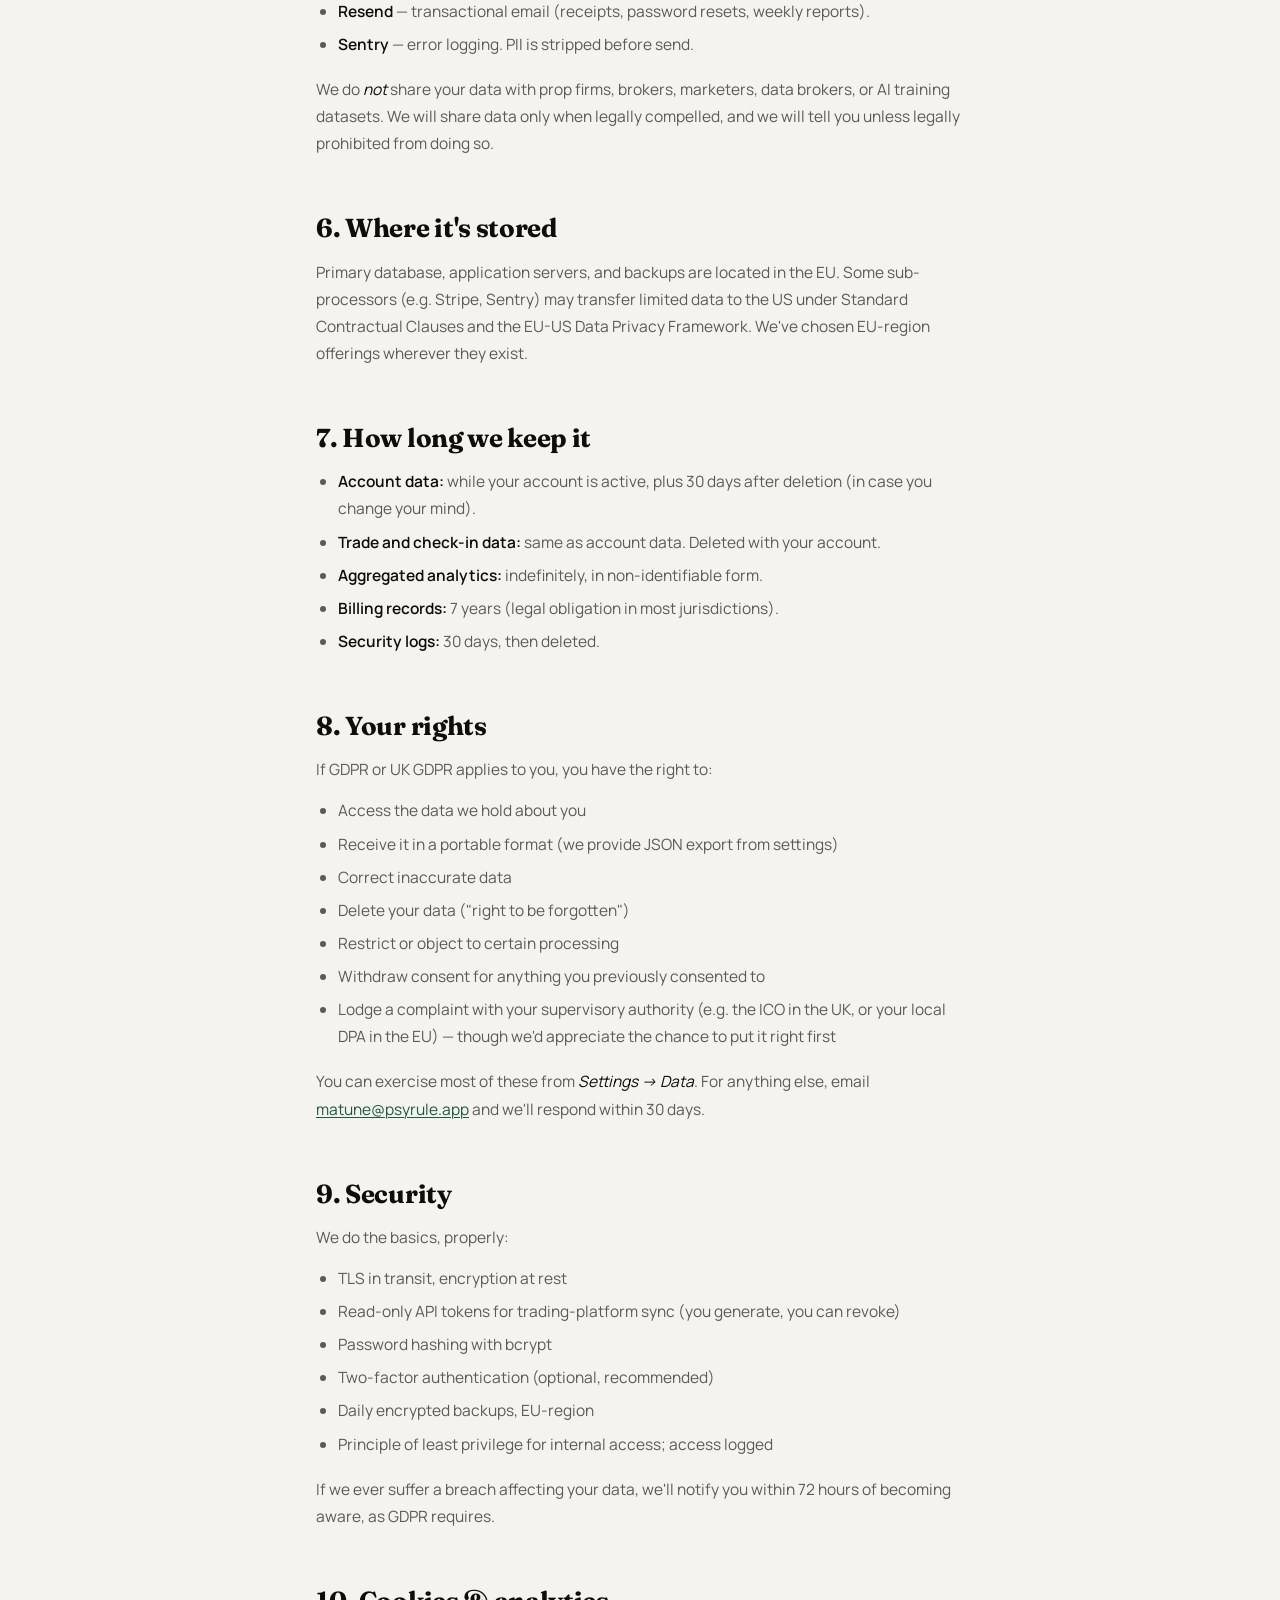
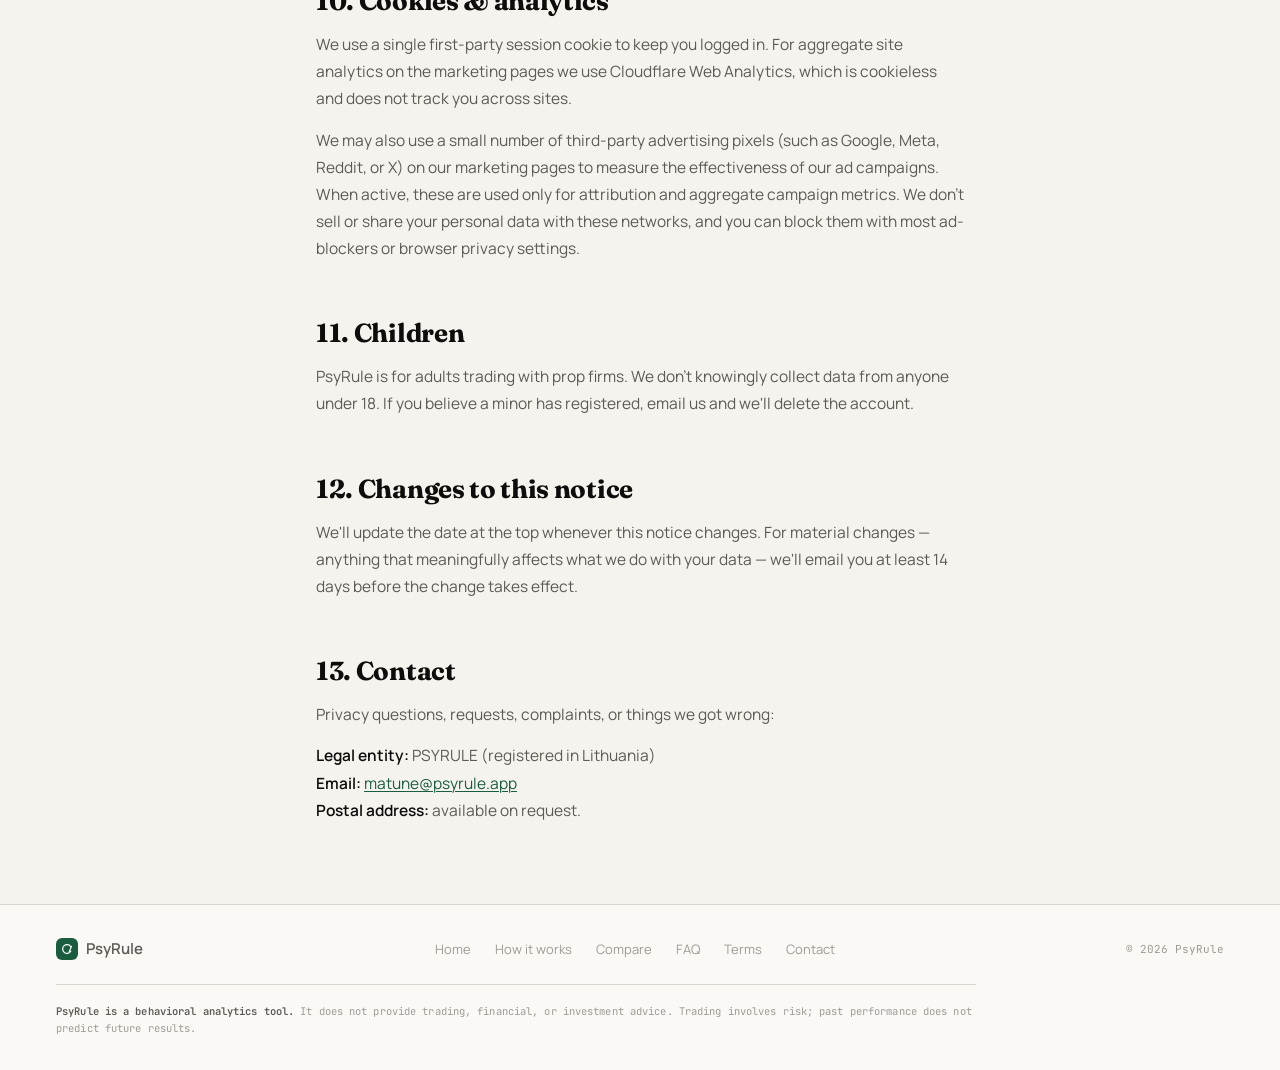
<file: privacy.html>
<!DOCTYPE html>
<html lang="en">
<head>
<meta charset="UTF-8">
<meta name="viewport" content="width=device-width, initial-scale=1.0">
<title>PsyRule: Privacy Policy</title>
<meta name="description" content="PsyRule's privacy policy. What we collect, why, where it's stored, and what we don't do with it. EU-hosted, no data sold, no sharing with prop firms.">
<link rel="canonical" href="https://psyrule.app/privacy.html">

<!-- Favicons / app icons -->
<link rel="icon" type="image/png" href="/favicon-96x96.png" sizes="96x96" />
<link rel="icon" type="image/svg+xml" href="/favicon.svg" />
<link rel="shortcut icon" href="/favicon.ico" />
<link rel="apple-touch-icon" sizes="180x180" href="/apple-touch-icon.png" />
<meta name="apple-mobile-web-app-title" content="PsyRule" />
<link rel="manifest" href="/site.webmanifest" />

<meta property="og:type" content="article">
<meta property="og:title" content="PsyRule: Privacy Policy">
<meta property="og:description" content="What we collect, why, where it's stored, and what we don't do with it.">
<meta property="og:url" content="https://psyrule.app/privacy.html">
<meta property="og:image" content="https://psyrule.app/og.png">
<meta name="twitter:card" content="summary_large_image">
<meta name="twitter:title" content="PsyRule: Privacy Policy">
<meta name="twitter:description" content="What we collect, why, where it's stored, and what we don't do with it.">
<meta name="twitter:image" content="https://psyrule.app/og.png">

<link rel="preconnect" href="https://fonts.googleapis.com">
<link rel="preconnect" href="https://fonts.gstatic.com" crossorigin>
<link href="https://fonts.googleapis.com/css2?family=Fraunces:ital,opsz,wght,SOFT@0,9..144,500..800,50;1,9..144,500..800,50&family=Manrope:wght@300;400;500;600;700&family=JetBrains+Mono:wght@400;500&display=swap" rel="stylesheet">
<link rel="stylesheet" href="psyrule.css">
<script src="nav.js" defer></script>
<style>
  .legal-section { max-width: 760px; margin: 0 auto 80px; padding: 0 56px; }
  .legal-section h2 { font-family: 'Fraunces', serif; font-weight: 700; font-size: 26px; letter-spacing: -.012em; line-height: 1.2; margin: 56px 0 14px; color: var(--ink); }
  .legal-section h2 em { font-style: italic; color: var(--green); }
  .legal-section h3 { font-family: 'Manrope', sans-serif; font-weight: 600; font-size: 16px; color: var(--ink); margin: 28px 0 8px; }
  .legal-section p, .legal-section li { font-size: 15.5px; color: var(--ink2); line-height: 1.75; }
  .legal-section p { margin-bottom: 14px; }
  .legal-section ul { padding-left: 22px; margin-bottom: 18px; }
  .legal-section li { margin-bottom: 6px; }
  .legal-section strong { color: var(--ink); font-weight: 600; }
  .legal-section em { font-style: italic; color: var(--ink); }
  .legal-section a { color: var(--green); text-decoration: underline; text-underline-offset: 2px; text-decoration-thickness: 1px; }
  .legal-meta { font-family: 'JetBrains Mono', monospace; font-size: 11px; letter-spacing: .08em; text-transform: uppercase; color: var(--ink3); border: 1px solid var(--border); border-radius: 12px; padding: 14px 18px; margin: 36px 0 28px; background: var(--white); display: flex; flex-wrap: wrap; gap: 22px; }
  .legal-meta span strong { color: var(--ink2); font-weight: 600; }
  .legal-toc { background: var(--white); border: 1px solid var(--border); border-radius: 14px; padding: 22px 26px; margin: 24px 0 8px; }
  .legal-toc-h { font-family: 'JetBrains Mono', monospace; font-size: 10.5px; letter-spacing: .12em; text-transform: uppercase; color: var(--green); margin-bottom: 12px; }
  .legal-toc ol { padding-left: 22px; margin: 0; columns: 2; column-gap: 32px; }
  .legal-toc li { font-size: 14px; color: var(--ink2); margin-bottom: 6px; }
  .legal-toc a { color: var(--ink2); text-decoration: none; }
  .legal-toc a:hover { color: var(--green); }
  @media (max-width: 720px) {
    .legal-section { padding: 0 24px; }
    .legal-toc ol { columns: 1; }
  }
</style>
<!-- Cloudflare Web Analytics -->
<script defer src='https://static.cloudflareinsights.com/beacon.min.js' data-cf-beacon='{"token": "339a74778f5e4550861154a84ec39349"}'></script>
</head>
<body>

<nav>
  <div class="nav-shell">
    <a href="index.html" class="logo" aria-label="PsyRule home">
      <div class="logo-mark"><svg viewBox="0 0 16 16" fill="none"><path d="M 12.33 5.5 A 5 5 0 1 0 12.33 10.5" stroke="#fff" stroke-width="1.4" stroke-linecap="round"/><path d="M 13.2 5 L 10.6 11" stroke="#fff" stroke-width="1.4" stroke-linecap="round"/></svg></div>
      <span>Psy<em style="font-style:italic;color:#1a5c3e;font-family:'Fraunces',serif;font-weight:800">Rule</em></span>
    </a>
    <div class="nav-end">
      <div class="nav-r" id="navMenu">
        <a href="how-it-works.html" class="nav-link">How it works</a>
        <a href="compare.html" class="nav-link">Compare</a>
        <a href="index.html#pricing" class="nav-link">Pricing</a>
        <a href="faq.html" class="nav-link">FAQ</a>
        <a href="https://app.psyrule.app/login" class="nav-link">Log in</a>
      </div>
      <a href="https://app.psyrule.app/signup" class="nav-btn">Sign up</a>
      <button class="nav-toggle" type="button" aria-label="Menu" aria-expanded="false" aria-controls="navMenu">
        <span class="nav-toggle-bars" aria-hidden="true"></span>
      </button>
    </div>
  </div>
</nav>

<div class="page-hero">
  <div class="hero-eyebrow"><span class="hero-pulse"></span> Privacy</div>
  <h1>What we collect,<br>and <em>what we don't.</em></h1>
  <p class="hero-note" style="font-size:15px;max-width:600px;margin:24px auto 0;line-height:1.6;">Plain-language summary first, full notice below. If something here is unclear, <a href="mailto:matune@psyrule.app" style="color:#1a5c3e;">email us</a> and we'll fix the wording.</p>
</div>

<section class="legal-section">

  <div class="legal-meta">
    <span><strong>Last updated:</strong> 11 May 2026</span>
    <span><strong>Effective:</strong> 11 May 2026</span>
    <span><strong>Data hosted:</strong> EU</span>
  </div>

  <h2>The <em>short version</em></h2>
  <p>We read your trading platform via a read-only token you generate. We store your trade history, your check-in answers, and the patterns we derive from them. We don't store your platform password. We don't sell your data. We don't share it with prop firms. You can export it as JSON or delete your account from settings at any time.</p>

  <div class="legal-toc">
    <div class="legal-toc-h">In full</div>
    <ol>
      <li><a href="#who">Who we are</a></li>
      <li><a href="#what">What we collect</a></li>
      <li><a href="#why">Why we collect it</a></li>
      <li><a href="#legal-basis">Legal basis (GDPR)</a></li>
      <li><a href="#share">Who we share it with</a></li>
      <li><a href="#location">Where it's stored</a></li>
      <li><a href="#retention">How long we keep it</a></li>
      <li><a href="#rights">Your rights</a></li>
      <li><a href="#security">Security</a></li>
      <li><a href="#cookies">Cookies &amp; analytics</a></li>
      <li><a href="#children">Children</a></li>
      <li><a href="#changes">Changes to this notice</a></li>
      <li><a href="#contact">Contact</a></li>
    </ol>
  </div>

  <h2 id="who">1. Who we are</h2>
  <p>PsyRule (the "service") is operated by <strong>PSYRULE</strong>, a company registered in Lithuania ("PSYRULE", "we", "us"). For any privacy matter, contact <a href="mailto:matune@psyrule.app">matune@psyrule.app</a>.</p>
  <p>For GDPR purposes, PSYRULE is the <strong>data controller</strong> for personal data you give us directly and the data we derive from your trade activity.</p>

  <h2 id="what">2. What we collect</h2>

  <h3>Account data</h3>
  <ul>
    <li>Email address</li>
    <li>Hashed password (we never see the plain text)</li>
    <li>Display name (optional)</li>
    <li>Subscription status and billing identifier from Stripe (we don't store your card)</li>
  </ul>

  <h3>Trading data (read-only sync)</h3>
  <ul>
    <li>Trade records: timestamp, instrument, direction, size, entry, exit, P&amp;L</li>
    <li>Account metadata: account ID, broker name, balance, equity</li>
    <li>The read-only API token you generate inside your platform (encrypted at rest; revocable by you at any time)</li>
  </ul>
  <p>We do <em>not</em> collect: your platform login password, your card number, your government ID, your full bank statement, or anything outside the trading platform you connect.</p>

  <h3>Behavioral check-in data</h3>
  <ul>
    <li>Mood, confidence, fatigue, and risk-temptation answers (1–5 scales)</li>
    <li>Free-text notes you choose to write</li>
    <li>Sleep hours and pre-session plan, if you log them</li>
  </ul>

  <h3>Derived data</h3>
  <ul>
    <li>The patterns we name (e.g. "your revenge loop"), the triggers we detect, and the modeled cost of each pattern for you</li>
    <li>Your rules, overrides, and intervention responses</li>
    <li>Aggregated session statistics</li>
  </ul>

  <h3>Technical data</h3>
  <ul>
    <li>IP address (truncated for analytics; full only for security/abuse logs, kept ≤ 30 days)</li>
    <li>Device type, browser, language</li>
    <li>Pages visited and timestamps</li>
  </ul>

  <h2 id="why">3. Why we collect it</h2>
  <p>Three reasons, in order of importance:</p>
  <ul>
    <li><strong>To run the product.</strong> We can't name your patterns without your trade history, and we can't surface them in the moment without storing them between sessions.</li>
    <li><strong>To support you.</strong> When you email us about a misfire or a billing question, we look at your account.</li>
    <li><strong>To improve the product.</strong> We look at aggregated stats — false-positive rates, intervention adoption — to decide what to build next.</li>
  </ul>

  <h2 id="legal-basis">4. Legal basis (GDPR)</h2>
  <p>If you're in the EU/UK, here's the lawful basis for each kind of processing:</p>
  <ul>
    <li><strong>Performance of contract</strong> — the trading data, check-ins, derived patterns, and account data, because we can't deliver the service without them.</li>
    <li><strong>Legitimate interest</strong> — security logs, fraud prevention, and aggregated product analytics. We've considered the impact on you and use the minimum data necessary.</li>
    <li><strong>Consent</strong> — optional marketing emails (you opt in; you can opt out from any email).</li>
    <li><strong>Legal obligation</strong> — VAT records, where applicable.</li>
  </ul>

  <h2 id="share">5. Who we share it with</h2>
  <p>We use a small, named set of sub-processors. Each has a Data Processing Agreement and processes only the data needed for their task:</p>
  <ul>
    <li><strong>Stripe</strong> — payments. They see your email and billing details. They don't see your trades.</li>
    <li><strong>Vercel</strong> — application hosting (EU region).</li>
    <li><strong>Supabase / Postgres</strong> — primary database (EU region).</li>
    <li><strong>Resend</strong> — transactional email (receipts, password resets, weekly reports).</li>
    <li><strong>Sentry</strong> — error logging. PII is stripped before send.</li>
  </ul>
  <p>We do <em>not</em> share your data with prop firms, brokers, marketers, data brokers, or AI training datasets. We will share data only when legally compelled, and we will tell you unless legally prohibited from doing so.</p>

  <h2 id="location">6. Where it's stored</h2>
  <p>Primary database, application servers, and backups are located in the EU. Some sub-processors (e.g. Stripe, Sentry) may transfer limited data to the US under Standard Contractual Clauses and the EU-US Data Privacy Framework. We've chosen EU-region offerings wherever they exist.</p>

  <h2 id="retention">7. How long we keep it</h2>
  <ul>
    <li><strong>Account data:</strong> while your account is active, plus 30 days after deletion (in case you change your mind).</li>
    <li><strong>Trade and check-in data:</strong> same as account data. Deleted with your account.</li>
    <li><strong>Aggregated analytics:</strong> indefinitely, in non-identifiable form.</li>
    <li><strong>Billing records:</strong> 7 years (legal obligation in most jurisdictions).</li>
    <li><strong>Security logs:</strong> 30 days, then deleted.</li>
  </ul>

  <h2 id="rights">8. Your rights</h2>
  <p>If GDPR or UK GDPR applies to you, you have the right to:</p>
  <ul>
    <li>Access the data we hold about you</li>
    <li>Receive it in a portable format (we provide JSON export from settings)</li>
    <li>Correct inaccurate data</li>
    <li>Delete your data ("right to be forgotten")</li>
    <li>Restrict or object to certain processing</li>
    <li>Withdraw consent for anything you previously consented to</li>
    <li>Lodge a complaint with your supervisory authority (e.g. the ICO in the UK, or your local DPA in the EU) — though we'd appreciate the chance to put it right first</li>
  </ul>
  <p>You can exercise most of these from <em>Settings → Data</em>. For anything else, email <a href="mailto:matune@psyrule.app">matune@psyrule.app</a> and we'll respond within 30 days.</p>

  <h2 id="security">9. Security</h2>
  <p>We do the basics, properly:</p>
  <ul>
    <li>TLS in transit, encryption at rest</li>
    <li>Read-only API tokens for trading-platform sync (you generate, you can revoke)</li>
    <li>Password hashing with bcrypt</li>
    <li>Two-factor authentication (optional, recommended)</li>
    <li>Daily encrypted backups, EU-region</li>
    <li>Principle of least privilege for internal access; access logged</li>
  </ul>
  <p>If we ever suffer a breach affecting your data, we'll notify you within 72 hours of becoming aware, as GDPR requires.</p>

  <h2 id="cookies">10. Cookies &amp; analytics</h2>
  <p>We use a single first-party session cookie to keep you logged in. For aggregate site analytics on the marketing pages we use Cloudflare Web Analytics, which is cookieless and does not track you across sites.</p>
  <p>We may also use a small number of third-party advertising pixels (such as Google, Meta, Reddit, or X) on our marketing pages to measure the effectiveness of our ad campaigns. When active, these are used only for attribution and aggregate campaign metrics. We don't sell or share your personal data with these networks, and you can block them with most ad-blockers or browser privacy settings.</p>

  <h2 id="children">11. Children</h2>
  <p>PsyRule is for adults trading with prop firms. We don't knowingly collect data from anyone under 18. If you believe a minor has registered, email us and we'll delete the account.</p>

  <h2 id="changes">12. Changes to this notice</h2>
  <p>We'll update the date at the top whenever this notice changes. For material changes — anything that meaningfully affects what we do with your data — we'll email you at least 14 days before the change takes effect.</p>

  <h2 id="contact">13. Contact</h2>
  <p>Privacy questions, requests, complaints, or things we got wrong:</p>
  <p><strong>Legal entity:</strong> PSYRULE (registered in Lithuania)<br>
  <strong>Email:</strong> <a href="mailto:matune@psyrule.app">matune@psyrule.app</a><br>
  <strong>Postal address:</strong> available on request.</p>

</section>

<footer>
  <div class="foot-row">
    <div class="foot-logo">
      <div class="foot-mark"><svg viewBox="0 0 16 16" fill="none"><path d="M 12.33 5.5 A 5 5 0 1 0 12.33 10.5" stroke="#fff" stroke-width="1.4" stroke-linecap="round"/><path d="M 13.2 5 L 10.6 11" stroke="#fff" stroke-width="1.4" stroke-linecap="round"/></svg></div>
      PsyRule
    </div>
    <div class="foot-links">
      <a href="index.html" class="foot-link">Home</a>
      <a href="how-it-works.html" class="foot-link">How it works</a>
      <a href="compare.html" class="foot-link">Compare</a>
      <a href="faq.html" class="foot-link">FAQ</a>
      <a href="terms.html" class="foot-link">Terms</a>
      <a href="mailto:matune@psyrule.app" class="foot-link">Contact</a>
    </div>
    <div class="foot-note">© 2026 PsyRule</div>
  </div>
  <div class="foot-disclaimer">
    <strong>PsyRule is a behavioral analytics tool.</strong> It does not provide trading, financial, or investment advice. Trading involves risk; past performance does not predict future results.
  </div>
</footer>

</body>
</html>
</file>
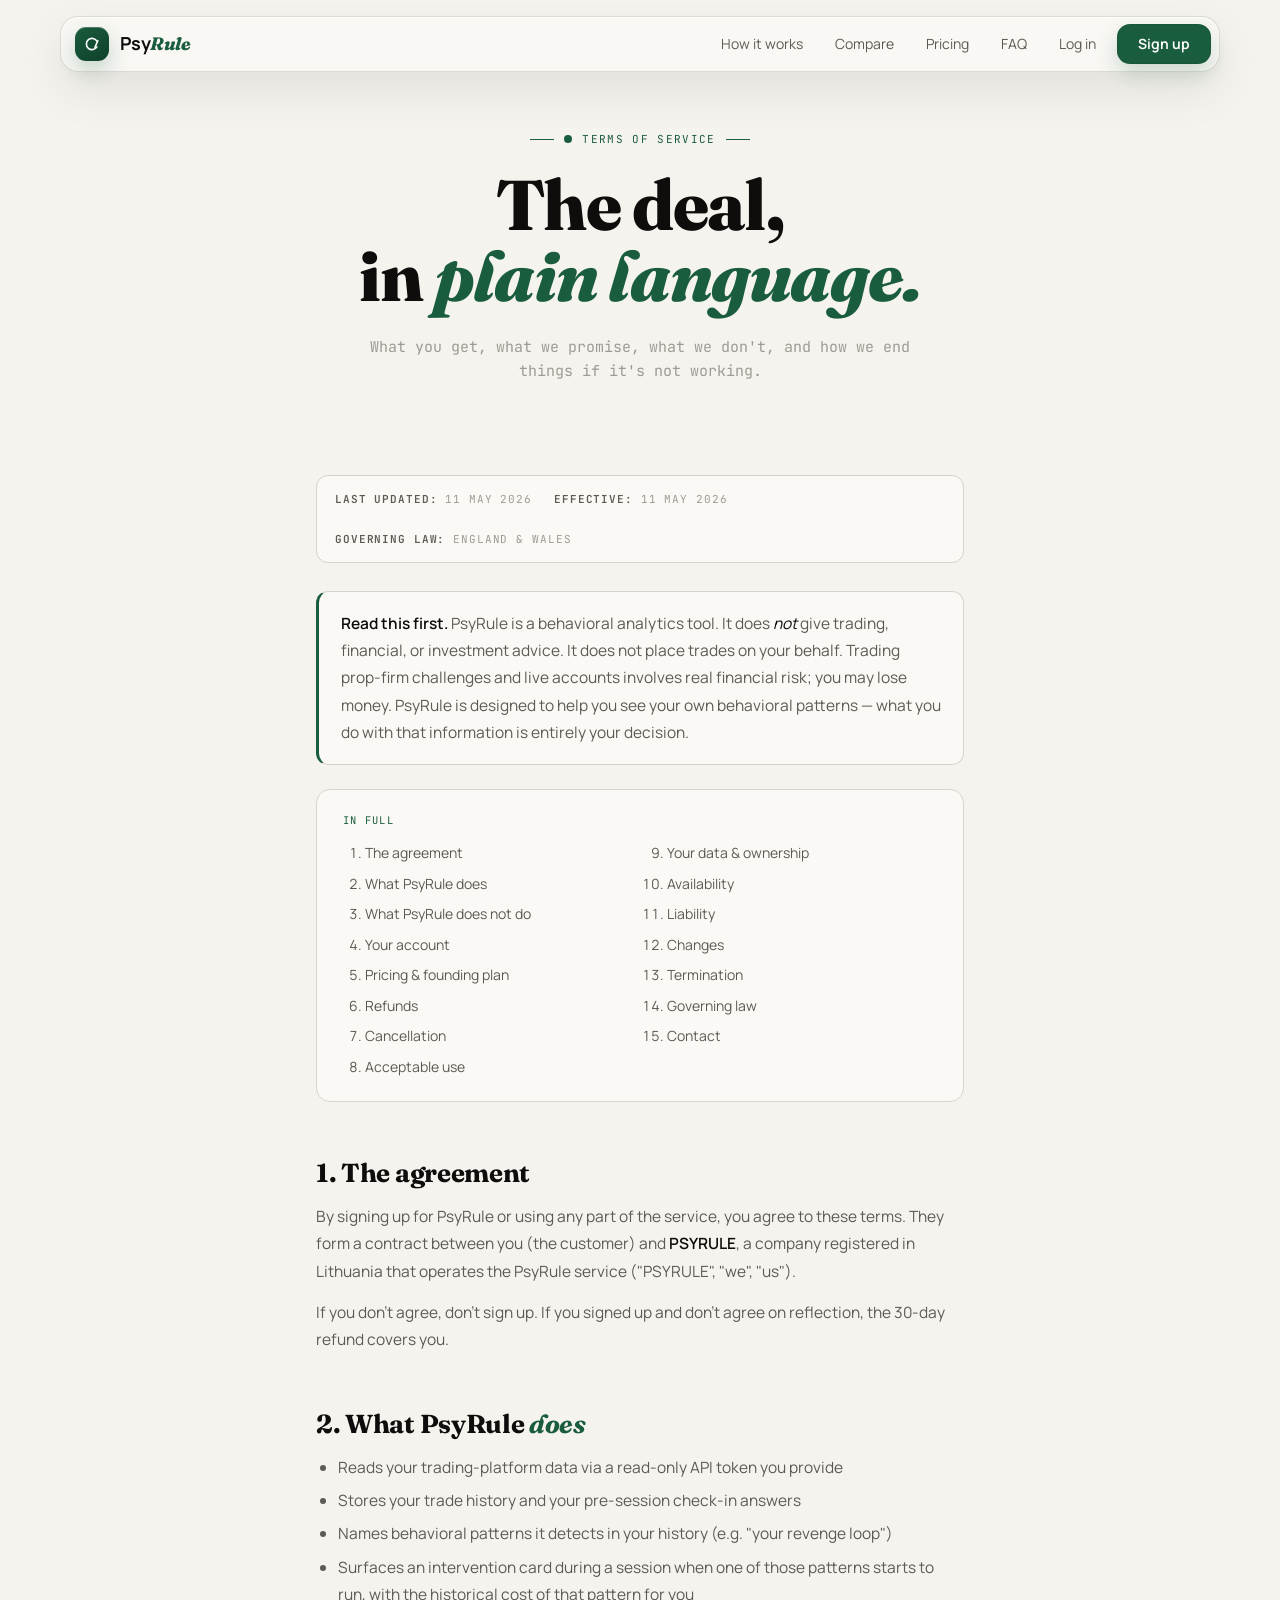
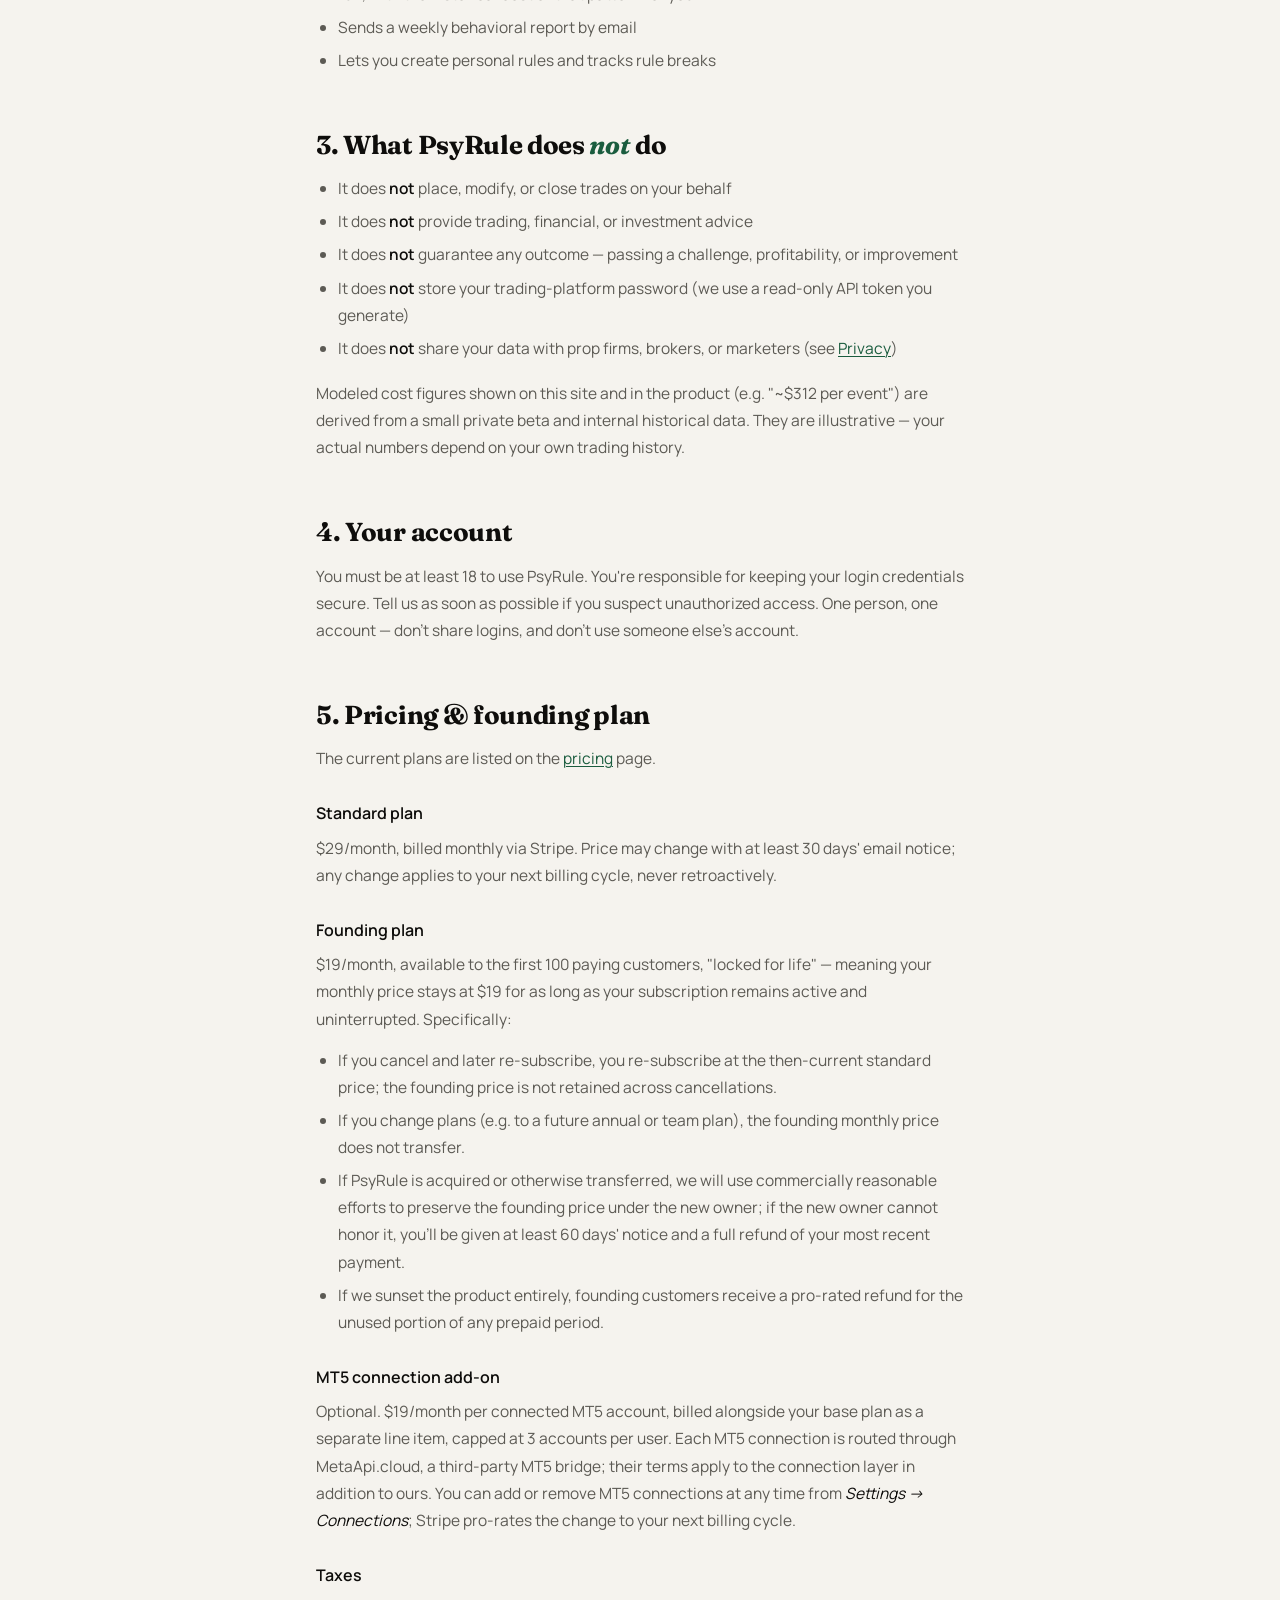
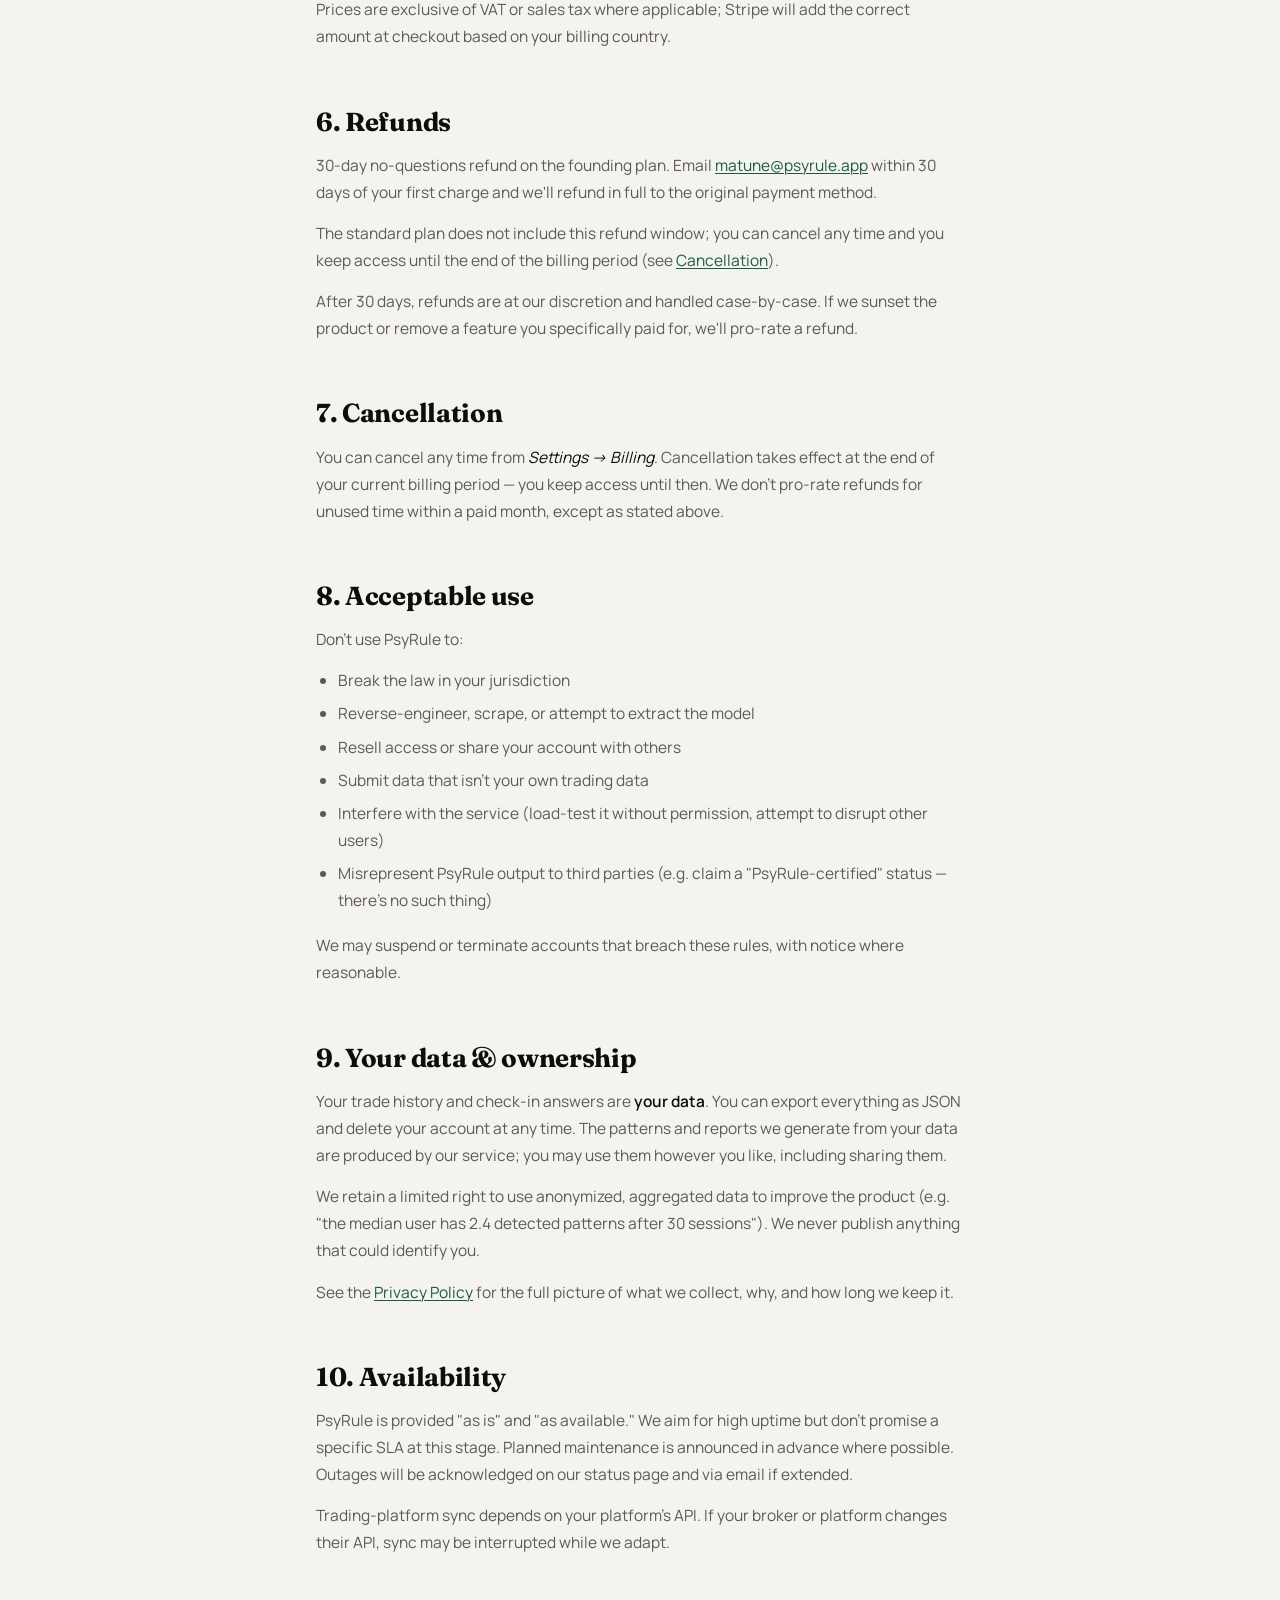
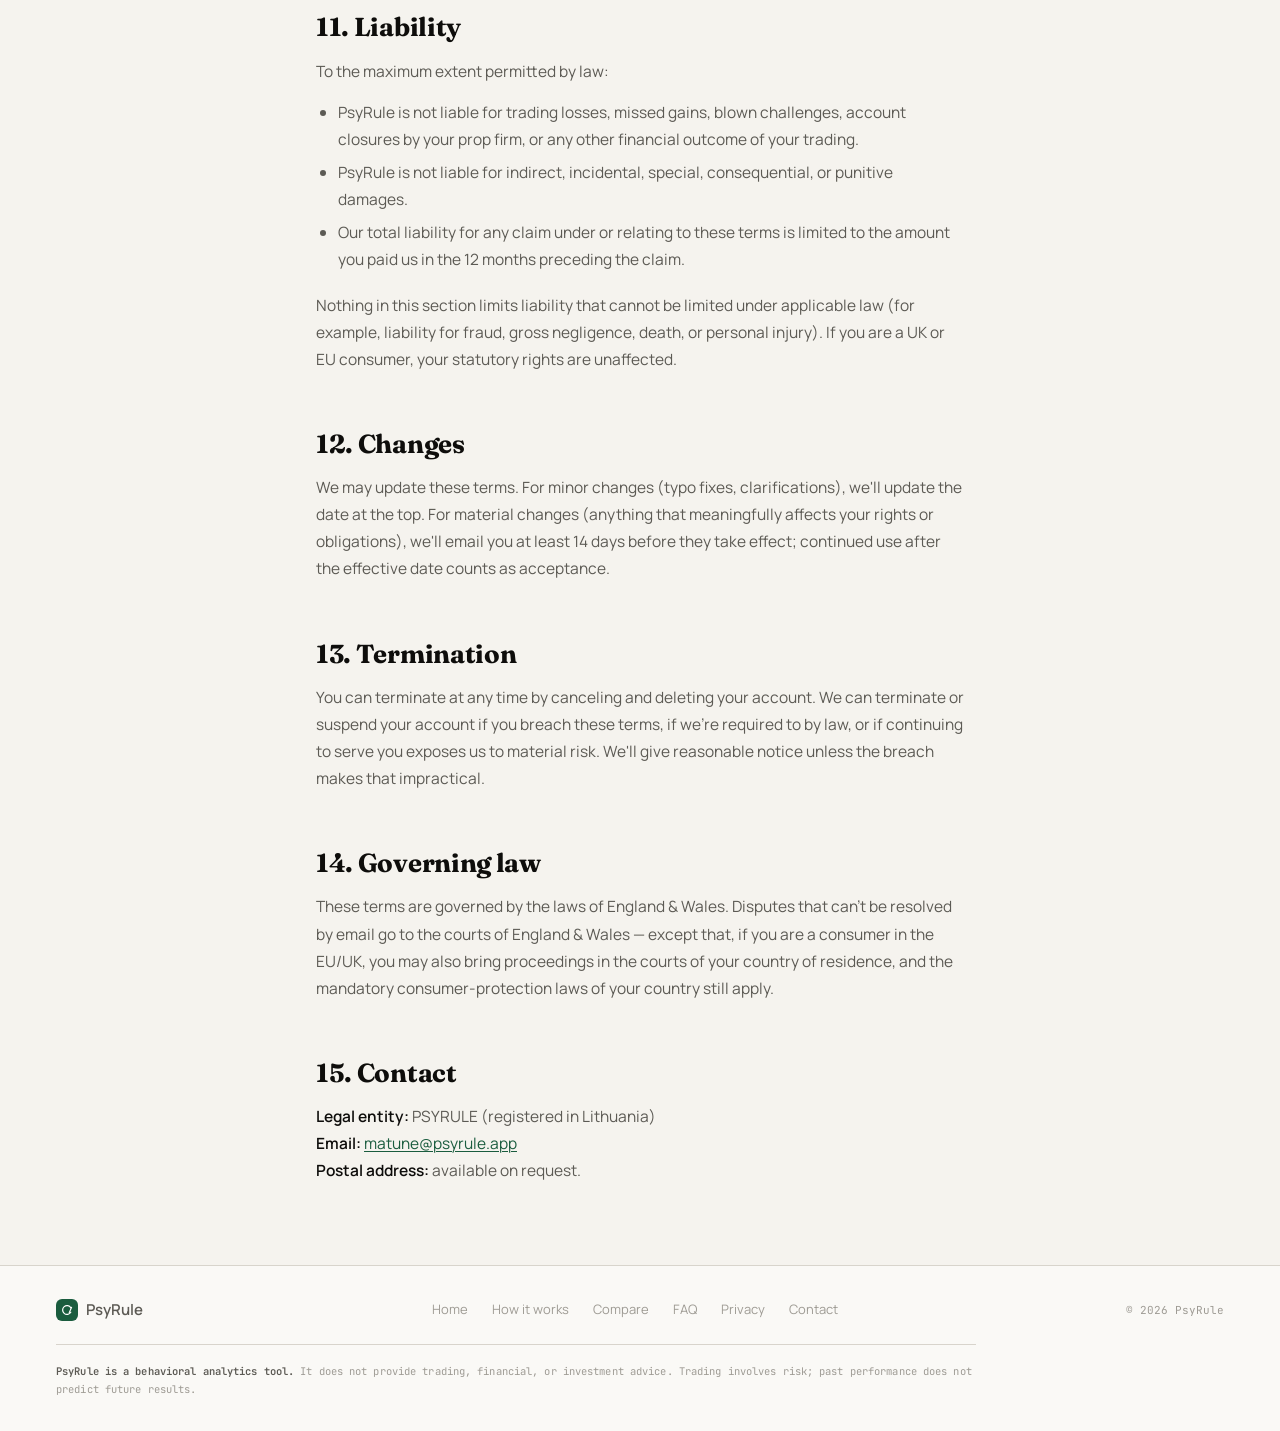
<file: terms.html>
<!DOCTYPE html>
<html lang="en">
<head>
<meta charset="UTF-8">
<meta name="viewport" content="width=device-width, initial-scale=1.0">
<title>PsyRule: Terms of Service</title>
<meta name="description" content="PsyRule's terms of service. What you get, what we promise, what we don't, and how cancellation, refunds, and the founding plan work.">
<link rel="canonical" href="https://psyrule.app/terms.html">

<!-- Favicons / app icons -->
<link rel="icon" type="image/png" href="/favicon-96x96.png" sizes="96x96" />
<link rel="icon" type="image/svg+xml" href="/favicon.svg" />
<link rel="shortcut icon" href="/favicon.ico" />
<link rel="apple-touch-icon" sizes="180x180" href="/apple-touch-icon.png" />
<meta name="apple-mobile-web-app-title" content="PsyRule" />
<link rel="manifest" href="/site.webmanifest" />

<meta property="og:type" content="article">
<meta property="og:title" content="PsyRule: Terms of Service">
<meta property="og:description" content="What you get, what we promise, what we don't, and how cancellation and refunds work.">
<meta property="og:url" content="https://psyrule.app/terms.html">
<meta property="og:image" content="https://psyrule.app/og.png">
<meta name="twitter:card" content="summary_large_image">
<meta name="twitter:title" content="PsyRule: Terms of Service">
<meta name="twitter:description" content="What you get, what we promise, what we don't, and how cancellation and refunds work.">
<meta name="twitter:image" content="https://psyrule.app/og.png">

<link rel="preconnect" href="https://fonts.googleapis.com">
<link rel="preconnect" href="https://fonts.gstatic.com" crossorigin>
<link href="https://fonts.googleapis.com/css2?family=Fraunces:ital,opsz,wght,SOFT@0,9..144,500..800,50;1,9..144,500..800,50&family=Manrope:wght@300;400;500;600;700&family=JetBrains+Mono:wght@400;500&display=swap" rel="stylesheet">
<link rel="stylesheet" href="psyrule.css">
<script src="nav.js" defer></script>
<style>
  .legal-section { max-width: 760px; margin: 0 auto 80px; padding: 0 56px; }
  .legal-section h2 { font-family: 'Fraunces', serif; font-weight: 700; font-size: 26px; letter-spacing: -.012em; line-height: 1.2; margin: 56px 0 14px; color: var(--ink); }
  .legal-section h2 em { font-style: italic; color: var(--green); }
  .legal-section h3 { font-family: 'Manrope', sans-serif; font-weight: 600; font-size: 16px; color: var(--ink); margin: 28px 0 8px; }
  .legal-section p, .legal-section li { font-size: 15.5px; color: var(--ink2); line-height: 1.75; }
  .legal-section p { margin-bottom: 14px; }
  .legal-section ul { padding-left: 22px; margin-bottom: 18px; }
  .legal-section li { margin-bottom: 6px; }
  .legal-section strong { color: var(--ink); font-weight: 600; }
  .legal-section em { font-style: italic; color: var(--ink); }
  .legal-section a { color: var(--green); text-decoration: underline; text-underline-offset: 2px; text-decoration-thickness: 1px; }
  .legal-meta { font-family: 'JetBrains Mono', monospace; font-size: 11px; letter-spacing: .08em; text-transform: uppercase; color: var(--ink3); border: 1px solid var(--border); border-radius: 12px; padding: 14px 18px; margin: 36px 0 28px; background: var(--white); display: flex; flex-wrap: wrap; gap: 22px; }
  .legal-meta span strong { color: var(--ink2); font-weight: 600; }
  .legal-toc { background: var(--white); border: 1px solid var(--border); border-radius: 14px; padding: 22px 26px; margin: 24px 0 8px; }
  .legal-toc-h { font-family: 'JetBrains Mono', monospace; font-size: 10.5px; letter-spacing: .12em; text-transform: uppercase; color: var(--green); margin-bottom: 12px; }
  .legal-toc ol { padding-left: 22px; margin: 0; columns: 2; column-gap: 32px; }
  .legal-toc li { font-size: 14px; color: var(--ink2); margin-bottom: 6px; }
  .legal-toc a { color: var(--ink2); text-decoration: none; }
  .legal-toc a:hover { color: var(--green); }
  .legal-callout { background: var(--white); border: 1px solid var(--border); border-left: 3px solid var(--green); border-radius: 12px; padding: 18px 22px; margin: 18px 0 22px; }
  .legal-callout p { margin: 0; }
  @media (max-width: 720px) {
    .legal-section { padding: 0 24px; }
    .legal-toc ol { columns: 1; }
  }
</style>
<!-- Cloudflare Web Analytics -->
<script defer src='https://static.cloudflareinsights.com/beacon.min.js' data-cf-beacon='{"token": "339a74778f5e4550861154a84ec39349"}'></script>
</head>
<body>

<nav>
  <div class="nav-shell">
    <a href="index.html" class="logo" aria-label="PsyRule home">
      <div class="logo-mark"><svg viewBox="0 0 16 16" fill="none"><path d="M 12.33 5.5 A 5 5 0 1 0 12.33 10.5" stroke="#fff" stroke-width="1.4" stroke-linecap="round"/><path d="M 13.2 5 L 10.6 11" stroke="#fff" stroke-width="1.4" stroke-linecap="round"/></svg></div>
      <span>Psy<em style="font-style:italic;color:#1a5c3e;font-family:'Fraunces',serif;font-weight:800">Rule</em></span>
    </a>
    <div class="nav-end">
      <div class="nav-r" id="navMenu">
        <a href="how-it-works.html" class="nav-link">How it works</a>
        <a href="compare.html" class="nav-link">Compare</a>
        <a href="index.html#pricing" class="nav-link">Pricing</a>
        <a href="faq.html" class="nav-link">FAQ</a>
        <a href="https://app.psyrule.app/login" class="nav-link">Log in</a>
      </div>
      <a href="https://app.psyrule.app/signup" class="nav-btn">Sign up</a>
      <button class="nav-toggle" type="button" aria-label="Menu" aria-expanded="false" aria-controls="navMenu">
        <span class="nav-toggle-bars" aria-hidden="true"></span>
      </button>
    </div>
  </div>
</nav>

<div class="page-hero">
  <div class="hero-eyebrow"><span class="hero-pulse"></span> Terms of Service</div>
  <h1>The deal,<br>in <em>plain language.</em></h1>
  <p class="hero-note" style="font-size:15px;max-width:600px;margin:24px auto 0;line-height:1.6;">What you get, what we promise, what we don't, and how we end things if it's not working.</p>
</div>

<section class="legal-section">

  <div class="legal-meta">
    <span><strong>Last updated:</strong> 11 May 2026</span>
    <span><strong>Effective:</strong> 11 May 2026</span>
    <span><strong>Governing law:</strong> England &amp; Wales</span>
  </div>

  <div class="legal-callout">
    <p><strong>Read this first.</strong> PsyRule is a behavioral analytics tool. It does <em>not</em> give trading, financial, or investment advice. It does not place trades on your behalf. Trading prop-firm challenges and live accounts involves real financial risk; you may lose money. PsyRule is designed to help you see your own behavioral patterns — what you do with that information is entirely your decision.</p>
  </div>

  <div class="legal-toc">
    <div class="legal-toc-h">In full</div>
    <ol>
      <li><a href="#agreement">The agreement</a></li>
      <li><a href="#what-we-do">What PsyRule does</a></li>
      <li><a href="#what-we-dont">What PsyRule does not do</a></li>
      <li><a href="#account">Your account</a></li>
      <li><a href="#pricing">Pricing &amp; founding plan</a></li>
      <li><a href="#refunds">Refunds</a></li>
      <li><a href="#cancel">Cancellation</a></li>
      <li><a href="#acceptable">Acceptable use</a></li>
      <li><a href="#data">Your data &amp; ownership</a></li>
      <li><a href="#availability">Availability</a></li>
      <li><a href="#liability">Liability</a></li>
      <li><a href="#changes">Changes</a></li>
      <li><a href="#termination">Termination</a></li>
      <li><a href="#law">Governing law</a></li>
      <li><a href="#contact">Contact</a></li>
    </ol>
  </div>

  <h2 id="agreement">1. The agreement</h2>
  <p>By signing up for PsyRule or using any part of the service, you agree to these terms. They form a contract between you (the customer) and <strong>PSYRULE</strong>, a company registered in Lithuania that operates the PsyRule service ("PSYRULE", "we", "us").</p>
  <p>If you don't agree, don't sign up. If you signed up and don't agree on reflection, the 30-day refund covers you.</p>

  <h2 id="what-we-do">2. What PsyRule <em>does</em></h2>
  <ul>
    <li>Reads your trading-platform data via a read-only API token you provide</li>
    <li>Stores your trade history and your pre-session check-in answers</li>
    <li>Names behavioral patterns it detects in your history (e.g. "your revenge loop")</li>
    <li>Surfaces an intervention card during a session when one of those patterns starts to run, with the historical cost of that pattern for you</li>
    <li>Sends a weekly behavioral report by email</li>
    <li>Lets you create personal rules and tracks rule breaks</li>
  </ul>

  <h2 id="what-we-dont">3. What PsyRule does <em>not</em> do</h2>
  <ul>
    <li>It does <strong>not</strong> place, modify, or close trades on your behalf</li>
    <li>It does <strong>not</strong> provide trading, financial, or investment advice</li>
    <li>It does <strong>not</strong> guarantee any outcome — passing a challenge, profitability, or improvement</li>
    <li>It does <strong>not</strong> store your trading-platform password (we use a read-only API token you generate)</li>
    <li>It does <strong>not</strong> share your data with prop firms, brokers, or marketers (see <a href="privacy.html">Privacy</a>)</li>
  </ul>
  <p>Modeled cost figures shown on this site and in the product (e.g. "~$312 per event") are derived from a small private beta and internal historical data. They are illustrative — your actual numbers depend on your own trading history.</p>

  <h2 id="account">4. Your account</h2>
  <p>You must be at least 18 to use PsyRule. You're responsible for keeping your login credentials secure. Tell us as soon as possible if you suspect unauthorized access. One person, one account — don't share logins, and don't use someone else's account.</p>

  <h2 id="pricing">5. Pricing &amp; founding plan</h2>
  <p>The current plans are listed on the <a href="index.html#pricing">pricing</a> page.</p>

  <h3>Standard plan</h3>
  <p>$29/month, billed monthly via Stripe. Price may change with at least 30 days' email notice; any change applies to your next billing cycle, never retroactively.</p>

  <h3>Founding plan</h3>
  <p>$19/month, available to the first 100 paying customers, "locked for life" — meaning your monthly price stays at $19 for as long as your subscription remains active and uninterrupted. Specifically:</p>
  <ul>
    <li>If you cancel and later re-subscribe, you re-subscribe at the then-current standard price; the founding price is not retained across cancellations.</li>
    <li>If you change plans (e.g. to a future annual or team plan), the founding monthly price does not transfer.</li>
    <li>If PsyRule is acquired or otherwise transferred, we will use commercially reasonable efforts to preserve the founding price under the new owner; if the new owner cannot honor it, you'll be given at least 60 days' notice and a full refund of your most recent payment.</li>
    <li>If we sunset the product entirely, founding customers receive a pro-rated refund for the unused portion of any prepaid period.</li>
  </ul>

  <h3>MT5 connection add-on</h3>
  <p>Optional. $19/month per connected MT5 account, billed alongside your base plan as a separate line item, capped at 3 accounts per user. Each MT5 connection is routed through MetaApi.cloud, a third-party MT5 bridge; their terms apply to the connection layer in addition to ours. You can add or remove MT5 connections at any time from <em>Settings → Connections</em>; Stripe pro-rates the change to your next billing cycle.</p>

  <h3>Taxes</h3>
  <p>Prices are exclusive of VAT or sales tax where applicable; Stripe will add the correct amount at checkout based on your billing country.</p>

  <h2 id="refunds">6. Refunds</h2>
  <p>30-day no-questions refund on the founding plan. Email <a href="mailto:matune@psyrule.app">matune@psyrule.app</a> within 30 days of your first charge and we'll refund in full to the original payment method.</p>
  <p>The standard plan does not include this refund window; you can cancel any time and you keep access until the end of the billing period (see <a href="#cancel">Cancellation</a>).</p>
  <p>After 30 days, refunds are at our discretion and handled case-by-case. If we sunset the product or remove a feature you specifically paid for, we'll pro-rate a refund.</p>

  <h2 id="cancel">7. Cancellation</h2>
  <p>You can cancel any time from <em>Settings → Billing</em>. Cancellation takes effect at the end of your current billing period — you keep access until then. We don't pro-rate refunds for unused time within a paid month, except as stated above.</p>

  <h2 id="acceptable">8. Acceptable use</h2>
  <p>Don't use PsyRule to:</p>
  <ul>
    <li>Break the law in your jurisdiction</li>
    <li>Reverse-engineer, scrape, or attempt to extract the model</li>
    <li>Resell access or share your account with others</li>
    <li>Submit data that isn't your own trading data</li>
    <li>Interfere with the service (load-test it without permission, attempt to disrupt other users)</li>
    <li>Misrepresent PsyRule output to third parties (e.g. claim a "PsyRule-certified" status — there's no such thing)</li>
  </ul>
  <p>We may suspend or terminate accounts that breach these rules, with notice where reasonable.</p>

  <h2 id="data">9. Your data &amp; ownership</h2>
  <p>Your trade history and check-in answers are <strong>your data</strong>. You can export everything as JSON and delete your account at any time. The patterns and reports we generate from your data are produced by our service; you may use them however you like, including sharing them.</p>
  <p>We retain a limited right to use anonymized, aggregated data to improve the product (e.g. "the median user has 2.4 detected patterns after 30 sessions"). We never publish anything that could identify you.</p>
  <p>See the <a href="privacy.html">Privacy Policy</a> for the full picture of what we collect, why, and how long we keep it.</p>

  <h2 id="availability">10. Availability</h2>
  <p>PsyRule is provided "as is" and "as available." We aim for high uptime but don't promise a specific SLA at this stage. Planned maintenance is announced in advance where possible. Outages will be acknowledged on our status page and via email if extended.</p>
  <p>Trading-platform sync depends on your platform's API. If your broker or platform changes their API, sync may be interrupted while we adapt.</p>

  <h2 id="liability">11. Liability</h2>
  <p>To the maximum extent permitted by law:</p>
  <ul>
    <li>PsyRule is not liable for trading losses, missed gains, blown challenges, account closures by your prop firm, or any other financial outcome of your trading.</li>
    <li>PsyRule is not liable for indirect, incidental, special, consequential, or punitive damages.</li>
    <li>Our total liability for any claim under or relating to these terms is limited to the amount you paid us in the 12 months preceding the claim.</li>
  </ul>
  <p>Nothing in this section limits liability that cannot be limited under applicable law (for example, liability for fraud, gross negligence, death, or personal injury). If you are a UK or EU consumer, your statutory rights are unaffected.</p>

  <h2 id="changes">12. Changes</h2>
  <p>We may update these terms. For minor changes (typo fixes, clarifications), we'll update the date at the top. For material changes (anything that meaningfully affects your rights or obligations), we'll email you at least 14 days before they take effect; continued use after the effective date counts as acceptance.</p>

  <h2 id="termination">13. Termination</h2>
  <p>You can terminate at any time by canceling and deleting your account. We can terminate or suspend your account if you breach these terms, if we're required to by law, or if continuing to serve you exposes us to material risk. We'll give reasonable notice unless the breach makes that impractical.</p>

  <h2 id="law">14. Governing law</h2>
  <p>These terms are governed by the laws of England &amp; Wales. Disputes that can't be resolved by email go to the courts of England &amp; Wales — except that, if you are a consumer in the EU/UK, you may also bring proceedings in the courts of your country of residence, and the mandatory consumer-protection laws of your country still apply.</p>

  <h2 id="contact">15. Contact</h2>
  <p><strong>Legal entity:</strong> PSYRULE (registered in Lithuania)<br>
  <strong>Email:</strong> <a href="mailto:matune@psyrule.app">matune@psyrule.app</a><br>
  <strong>Postal address:</strong> available on request.</p>

</section>

<footer>
  <div class="foot-row">
    <div class="foot-logo">
      <div class="foot-mark"><svg viewBox="0 0 16 16" fill="none"><path d="M 12.33 5.5 A 5 5 0 1 0 12.33 10.5" stroke="#fff" stroke-width="1.4" stroke-linecap="round"/><path d="M 13.2 5 L 10.6 11" stroke="#fff" stroke-width="1.4" stroke-linecap="round"/></svg></div>
      PsyRule
    </div>
    <div class="foot-links">
      <a href="index.html" class="foot-link">Home</a>
      <a href="how-it-works.html" class="foot-link">How it works</a>
      <a href="compare.html" class="foot-link">Compare</a>
      <a href="faq.html" class="foot-link">FAQ</a>
      <a href="privacy.html" class="foot-link">Privacy</a>
      <a href="mailto:matune@psyrule.app" class="foot-link">Contact</a>
    </div>
    <div class="foot-note">© 2026 PsyRule</div>
  </div>
  <div class="foot-disclaimer">
    <strong>PsyRule is a behavioral analytics tool.</strong> It does not provide trading, financial, or investment advice. Trading involves risk; past performance does not predict future results.
  </div>
</footer>

</body>
</html>
</file>
<file: psyrule.css>
/* PsyRule — shared stylesheet for landing + secondary pages */
*, *::before, *::after { box-sizing: border-box; margin: 0; padding: 0; }
:root {
  --cream:#f5f3ee; --cream2:#ede9e2; --cream3:#e4dfd6; --white:#faf9f6; --paper:#faf8f2;
  --border:#d8d4cc; --border2:#c4c0b8;
  --ink:#0e0d0b; --ink2:#5c5a54; --ink3:#9e9b94;
  --green:#1a5c3e; --green2:#206e4a; --gl:#edf5f0; --gm:rgba(26,92,62,.12);
  --amber:#7c4a00; --ambl:#fff8ed; --red:#a3372e; --redl:#fff0f0;

  /* Motion tokens. ease-out for entrances, in-out for on-screen movement,
     out-quart for the scrubber & chart reveals (more pronounced settle). */
  --ease-out: cubic-bezier(0.23, 1, 0.32, 1);
  --ease-in-out: cubic-bezier(0.77, 0, 0.175, 1);
  --ease-out-quart: cubic-bezier(0.25, 1, 0.5, 1);

  /* Register surfaces. The page moves through four tonal beats. */
  --bg-setup:       var(--cream);
  --bg-diagnosis:   #fbfaf6;            /* clinical paper-white */
  --bg-reckoning:   oklch(0.18 0.012 80); /* near-black drenched */
  --bg-resolution:  var(--cream);

  --ink-reckoning:  #f2efe7;
  --ink2-reckoning: #b8b3a7;
  --ink3-reckoning: #7a766e;
  --border-reckoning: rgba(242,239,231,.08);
}
html { scroll-behavior: smooth; }
body { background: var(--cream); color: var(--ink); font-family: 'Manrope', sans-serif; font-size: 16px; line-height: 1.65; overflow-x: hidden; }

/* ========================================================================
   REGISTERS — the page moves through four tonal beats.
   Sections opt in with data-register="setup|diagnosis|reckoning|resolution".
   ======================================================================== */
[data-register="setup"]      { background: var(--bg-setup); }
[data-register="diagnosis"]  { background: var(--bg-diagnosis); position: relative; }
[data-register="diagnosis"]::before {
  /* Hairline graph-paper overlay. Clinical, lab-notebook feel. */
  content: ""; position: absolute; inset: 0; pointer-events: none; z-index: 0;
  background-image:
    linear-gradient(to right,  rgba(14,13,11,.035) 1px, transparent 1px),
    linear-gradient(to bottom, rgba(14,13,11,.035) 1px, transparent 1px);
  background-size: 32px 32px;
  mask-image: radial-gradient(ellipse 70% 90% at 50% 50%, #000 30%, transparent 95%);
  -webkit-mask-image: radial-gradient(ellipse 70% 90% at 50% 50%, #000 30%, transparent 95%);
}
[data-register="diagnosis"] > * { position: relative; z-index: 1; }
[data-register="reckoning"]  { background: var(--bg-reckoning); color: var(--ink-reckoning); }
[data-register="resolution"] { background: var(--bg-resolution); }

/* Reckoning register inherits the drenched palette. */
[data-register="reckoning"] .section-tag,
[data-register="reckoning"] .section-tag .ch { color: #c8a89e; }
[data-register="reckoning"] .section-tag::before { background: #c8a89e; }
[data-register="reckoning"] h2 { color: var(--ink-reckoning); }
[data-register="reckoning"] h2 em { color: #d9a89e; }
[data-register="reckoning"] p { color: var(--ink2-reckoning); }

/* ========================================================================
   COST DISPLAY — modeled cost is the loudest typographic moment.
   Frame as a diagnosis (medical bill), not a SaaS hero-metric badge.
   ======================================================================== */
.cost-display {
  font-family: 'Fraunces', serif;
  font-weight: 700;
  font-style: normal;
  font-size: clamp(36px, 4vw, 64px);
  line-height: 1;
  letter-spacing: -.025em;
  color: var(--red);
  font-variant-numeric: tabular-nums;
  display: inline-block;
}
.cost-display.lg { font-size: clamp(56px, 7vw, 112px); }
[data-register="reckoning"] .cost-display { color: #d9988e; }
[data-register="reckoning"] .cost-display::after {
  /* Half-opacity hairline anchor on the dark register. */
  content: ""; display: block; height: 1px; background: currentColor;
  opacity: .35; margin-top: 6px;
}

/* ========================================================================
   FOCUS — distinct from hover. Keyboard users see a real ring.
   ======================================================================== */
:focus-visible {
  outline: 2px solid var(--green);
  outline-offset: 3px;
  border-radius: 4px;
}
[data-register="reckoning"] :focus-visible {
  outline-color: #d9988e;
}

/* ========================================================================
   MOTION GUARDS — gate hover for touch, kill transform motion on reduce.
   ======================================================================== */
@media (prefers-reduced-motion: reduce) {
  *, *::before, *::after {
    animation-duration: .01ms !important;
    animation-iteration-count: 1 !important;
    transition-duration: .01ms !important;
    scroll-behavior: auto !important;
  }
}

/* NAV */
nav { position: fixed; inset: 0 0 auto; z-index: 200; padding: 16px 56px 0; height: 88px; display: flex; align-items: flex-start; justify-content: center; pointer-events: none; }
.nav-shell { position: relative; width: min(1160px, 100%); height: 56px; display: flex; align-items: center; justify-content: space-between; padding: 8px 8px 8px 14px; background: rgba(250,249,246,.78); border: 1px solid rgba(216,212,204,.82); border-radius: 18px; box-shadow: 0 18px 48px rgba(14,13,11,.08), inset 0 1px 0 rgba(255,255,255,.72); backdrop-filter: blur(18px) saturate(1.15); -webkit-backdrop-filter: blur(18px) saturate(1.15); pointer-events: auto; }
.nav-end { display: flex; align-items: center; gap: 6px; }
.nav-toggle { display: none; }
.logo { display: flex; align-items: center; gap: 11px; font-family: 'Manrope', sans-serif; font-weight: 700; font-size: 18px; color: var(--ink); text-decoration: none; letter-spacing: -.03em; }
.logo-mark { width: 34px; height: 34px; background: linear-gradient(145deg, var(--green), #0f402b); border-radius: 11px; display: flex; align-items: center; justify-content: center; box-shadow: 0 10px 22px rgba(26,92,62,.24), inset 0 1px 0 rgba(255,255,255,.22); }
.logo-mark svg { width: 18px; height: 18px; }
.nav-badge { font-family: 'JetBrains Mono', monospace; font-size: 9px; letter-spacing: .08em; text-transform: uppercase; color: var(--green); background: var(--gl); border: 1px solid rgba(26,92,62,.16); border-radius: 999px; padding: 3px 7px; transform: translateY(1px); }
.nav-r { display: flex; align-items: center; gap: 6px; }
.nav-link { font-size: 14px; color: var(--ink2); text-decoration: none; transition: color .15s, background .15s; padding: 10px 13px; border-radius: 999px; line-height: 1; }
.nav-link:hover { color: var(--ink); background: rgba(14,13,11,.045); }
.nav-link.active { color: var(--ink); font-weight: 500; background: rgba(26,92,62,.07); }
.nav-btn { background: var(--green); color: #fff; border: 1px solid rgba(14,13,11,.08); font-family: 'Manrope', sans-serif; font-weight: 650; font-size: 14px; padding: 12px 20px; border-radius: 13px; cursor: pointer; text-decoration: none; transition: transform .15s, background .15s, box-shadow .15s; margin-left: 2px; line-height: 1; box-shadow: 0 10px 22px rgba(26,92,62,.20); }
.nav-btn:hover { background: var(--green2); transform: translateY(-1px); box-shadow: 0 14px 28px rgba(26,92,62,.24); }

/* HERO */
.hero { padding: 118px 56px 68px; max-width: 1200px; margin: 0 auto; text-align: center; position: relative; }
.hero::before { content:''; position: absolute; inset: 84px 24px auto; height: 360px; z-index: -1; background: radial-gradient(circle at 28% 22%, rgba(26,92,62,.18), transparent 34%), radial-gradient(circle at 72% 8%, rgba(124,74,0,.10), transparent 30%), linear-gradient(180deg, rgba(250,249,246,.72), rgba(245,243,238,0)); filter: blur(.2px); border-radius: 40px; }
.hero-eyebrow { font-family: 'JetBrains Mono', monospace; font-size: 11px; color: var(--green); letter-spacing: .12em; text-transform: uppercase; margin-bottom: 22px; display: flex; align-items: center; justify-content: center; gap: 10px; }
.hero-eyebrow::before, .hero-eyebrow::after { content:''; width: 24px; height: 1px; background: var(--green); display: block; }
.hero-pulse { width: 8px; height: 8px; border-radius: 50%; background: var(--green); box-shadow: 0 0 0 0 rgba(26,92,62,.36); animation: heroPulse 1.8s ease-out infinite; }
h1 { font-family: 'Fraunces', serif; font-weight: 800; font-size: clamp(38px, 6vw, 82px); line-height: .98; letter-spacing: -.02em; color: var(--ink); margin-bottom: 24px; }
h1 em { font-style: italic; color: var(--green); }
.hero-action { position: relative; display: inline-block; white-space: nowrap; }
.hero-cta { display: flex; gap: 10px; justify-content: center; flex-wrap: wrap; margin-bottom: 14px; }
.btn-p { background: var(--green); color: #fff; border: none; font-family: 'Manrope', sans-serif; font-weight: 500; font-size: 15px; padding: 13px 28px; border-radius: 7px; cursor: pointer; transition: background .15s; text-decoration: none; display: inline-block; }
.btn-p:hover { background: var(--green2); }
.btn-g { background: transparent; color: var(--ink2); border: 1px solid var(--border2); font-family: 'Manrope', sans-serif; font-weight: 400; font-size: 15px; padding: 13px 24px; border-radius: 7px; cursor: pointer; transition: color .15s, border-color .15s; text-decoration: none; display: inline-block; }
.btn-g:hover { color: var(--ink); border-color: var(--ink); }
.hero-note { font-size: 12px; color: var(--ink3); font-family: 'JetBrains Mono', monospace; }
.hero-founding { display: inline-flex; align-items: center; gap: 10px; flex-wrap: wrap; justify-content: center; margin-top: 18px; padding: 9px 16px; background: rgba(250,249,246,.78); border: 1px solid var(--border); border-radius: 999px; box-shadow: 0 12px 32px rgba(14,13,11,.05); font-family: 'JetBrains Mono', monospace; font-size: 11px; color: var(--ink2); letter-spacing: .04em; }
.hf-dot { width: 7px; height: 7px; border-radius: 50%; background: var(--green); box-shadow: 0 0 0 0 rgba(26,92,62,.36); animation: heroPulse 1.8s ease-out infinite; }
.hero-founding strong { color: var(--green); font-weight: 600; }

/* Hero signal (small visual) */
.hero-minimal { padding-bottom: 52px; }
.hero-signal { position: relative; display: flex; align-items: center; justify-content: center; gap: 18px; max-width: 620px; margin: 0 auto 32px; min-height: 132px; }
.hero-signal::before { content:''; position: absolute; left: 74px; right: 74px; top: 50%; height: 1px; background: linear-gradient(90deg, transparent, rgba(26,92,62,.28), transparent); }
.signal-card { position: relative; z-index: 2; min-width: 132px; padding: 14px 16px; background: rgba(250,249,246,.84); border: 1px solid var(--border); border-radius: 14px; box-shadow: 0 18px 44px rgba(14,13,11,.055); }
.signal-card span, .signal-label { display: block; font-family: 'JetBrains Mono', monospace; font-size: 10px; letter-spacing: .1em; text-transform: uppercase; color: var(--ink3); }
.signal-card strong { display: block; margin-top: 3px; font-size: 15px; line-height: 1.2; color: var(--ink); }
.signal-core { position: relative; z-index: 3; width: 154px; height: 154px; border-radius: 50%; display: flex; align-items: center; justify-content: center; flex-direction: column; background: radial-gradient(circle, rgba(237,245,240,.95), rgba(250,249,246,.78) 62%, rgba(250,249,246,0) 70%); }
.signal-ring { position: absolute; inset: 17px; border-radius: 50%; border: 1px solid rgba(26,92,62,.24); animation: signalRing 2.8s ease-out infinite; }
.signal-dot { width: 42px; height: 42px; border-radius: 50%; background: var(--green); box-shadow: 0 0 0 10px rgba(26,92,62,.09), 0 18px 38px rgba(26,92,62,.2); margin-bottom: 12px; }
.signal-label { color: var(--green); }

/* THE MOMENT (replaces dark live block) */
.moment-wrap { max-width: 1180px; margin: 56px auto 0; padding: 0 56px; }
.moment-frame { position: relative; background: var(--white); border: 1px solid var(--border); border-radius: 22px; padding: 72px 64px 80px; overflow: hidden; box-shadow: 0 22px 60px rgba(14,13,11,.06), inset 0 1px 0 rgba(255,255,255,.7); }
.moment-frame::before { content: ""; position: absolute; inset: 0; pointer-events: none; background: radial-gradient(ellipse 620px 300px at 82% 100%, rgba(26,92,62,.07), transparent 70%), radial-gradient(ellipse 420px 220px at 0% 0%, rgba(124,74,0,.05), transparent 70%); }
.moment-eyebrow { position: relative; font-family: 'JetBrains Mono', monospace; font-size: 11px; letter-spacing: .12em; text-transform: uppercase; color: var(--green); text-align: center; margin-bottom: 14px; display: flex; align-items: center; justify-content: center; gap: 10px; }
.moment-eyebrow::before, .moment-eyebrow::after { content:''; width:24px; height:1px; background:var(--green); }
.moment-title { position: relative; font-family: 'Fraunces', serif; font-weight: 700; font-size: clamp(28px, 3.4vw, 44px); letter-spacing: -.018em; line-height: 1.05; text-align: center; margin: 0 auto 56px; max-width: 760px; color: var(--ink); }
.moment-title em { font-style: italic; color: var(--green); }
.moment-grid { position: relative; display: grid; grid-template-columns: 240px 1fr 240px; gap: 48px; align-items: center; }
.mn-l, .mn-r { font-family: 'Fraunces', serif; font-style: italic; font-size: 16.5px; line-height: 1.5; color: var(--ink2); position: relative; }
.mn-l { text-align: right; }
.mn-tag { display: block; font-family: 'JetBrains Mono', monospace; font-style: normal; font-size: 9.5px; letter-spacing: .14em; text-transform: uppercase; color: var(--green); margin-bottom: 6px; }
.mn-tag.amber { color: var(--amber); }
.mn-tag.red { color: var(--red); }
.mn-l strong, .mn-r strong { font-style: normal; font-family: 'Manrope', sans-serif; font-weight: 600; color: var(--ink); }
.mn-divider { height: 1px; background: var(--border); margin: 22px 0; }
.mn-l small, .mn-r small { display: block; font-family: 'JetBrains Mono', monospace; font-style: normal; font-size: 11px; color: var(--ink3); margin-top: 8px; letter-spacing: .02em; }
.iv-stage { display: flex; justify-content: center; position: relative; }
.iv-connector { position: absolute; top: 50%; height: 1px; background: var(--border2); }
.iv-connector.l { right: calc(50% + 180px); width: 60px; }
.iv-connector.r { left: calc(50% + 180px); width: 60px; }
.iv-card { width: 100%; max-width: 360px; background: var(--white); border: 1px solid var(--border); border-radius: 22px; padding: 22px 22px 18px; box-shadow: inset 0 1px 0 rgba(255,255,255,.9), 0 24px 60px rgba(14,13,11,.16), 0 6px 16px rgba(14,13,11,.07); position: relative; z-index: 2; }
.iv-meta { display: flex; align-items: center; justify-content: space-between; font-family: 'JetBrains Mono', monospace; font-size: 10.5px; color: var(--ink3); margin-bottom: 14px; letter-spacing: .04em; }
.iv-source { display: flex; align-items: center; gap: 8px; }
.iv-mark { width: 18px; height: 18px; background: var(--green); border-radius: 5px; display: inline-flex; align-items: center; justify-content: center; }
.iv-mark svg { width: 11px; height: 11px; }
.iv-source strong { color: var(--ink); font-family: 'Manrope'; font-weight: 600; font-size: 12px; letter-spacing: 0; }
.iv-headline { font-family: 'Fraunces', serif; font-weight: 700; font-style: italic; font-size: 26px; line-height: 1.15; letter-spacing: -.01em; color: var(--ink); margin-bottom: 10px; }
.iv-headline em { color: var(--red); font-style: italic; }
.iv-body { font-size: 14px; color: var(--ink2); line-height: 1.55; margin-bottom: 16px; }
.iv-body b { color: var(--ink); font-weight: 600; }
.iv-cost { display: flex; align-items: baseline; gap: 14px; padding: 14px 16px; background: #fbf4f1; border: 1px solid #ecd6cc; border-radius: 10px; margin-bottom: 16px; }
.iv-cost-num { font-family: 'Fraunces', serif; font-weight: 800; font-size: 38px; color: var(--red); letter-spacing: -.025em; line-height: 1; font-variant-numeric: tabular-nums; }
.iv-cost-cap { font-family: 'JetBrains Mono', monospace; font-size: 10.5px; color: var(--ink2); line-height: 1.4; }
.iv-actions { display: flex; gap: 8px; }
.iv-btn { flex: 1; font-family: 'Manrope', sans-serif; font-weight: 600; font-size: 13.5px; padding: 12px 14px; border-radius: 10px; border: 1px solid var(--border); background: var(--cream2); color: var(--ink2); text-align: center; cursor: pointer; transition: background .15s, color .15s, transform .15s; }
.iv-btn:hover { background: var(--cream3); color: var(--ink); }
.iv-btn.primary { background: var(--green); color: #fff; border-color: var(--green); box-shadow: 0 8px 18px rgba(26,92,62,.22); }
.iv-btn.primary:hover { background: var(--green2); transform: translateY(-1px); }
.iv-foot { font-family: 'JetBrains Mono', monospace; font-size: 10px; color: var(--ink3); letter-spacing: .04em; text-align: center; margin-top: 12px; }
.moment-foot { position: relative; text-align: center; margin-top: 56px; font-family: 'JetBrains Mono', monospace; font-size: 11px; color: var(--ink3); letter-spacing: .08em; text-transform: uppercase; }

/* ========================================================================
   SCENE — interactive moment scrubber. Drag to walk through the session;
   the intervention card slides in at 9:50 and the ghost line peels off.
   Default state (no JS): fully scrubbed, all content visible.
   ======================================================================== */
.scene { position: relative; display: flex; flex-direction: column; gap: 32px; }
.scene-stage {
  display: grid;
  grid-template-columns: minmax(0, 1.5fr) minmax(0, 1fr);
  gap: 36px;
  align-items: stretch;
}

.scene-chart {
  position: relative;
  background: var(--paper);
  border: 1px solid var(--border);
  border-radius: 14px;
  padding: 24px 28px 18px;
  display: flex;
  flex-direction: column;
  gap: 10px;
}
.scene-meta {
  display: flex;
  align-items: baseline;
  justify-content: space-between;
  font-family: 'JetBrains Mono', monospace;
  font-size: 10.5px;
  color: var(--ink3);
  letter-spacing: .06em;
}
.scene-clock {
  font-family: 'JetBrains Mono', monospace;
  font-size: 22px;
  font-weight: 500;
  color: var(--ink);
  letter-spacing: .02em;
  font-variant-numeric: tabular-nums;
}
.scene-meta-r { text-transform: uppercase; }

.scene-svg {
  width: 100%;
  height: 220px;
  display: block;
  border-radius: 6px;
}
.scene-svg .scene-marker-ring {
  transform-box: fill-box;
  transform-origin: center;
  animation: sceneMarkerPulse 2.4s var(--ease-out) infinite;
}
.scene-svg .scene-marker { transition: opacity 200ms var(--ease-out); }
.scene-svg .scene-stops circle { opacity: 0; transition: opacity 200ms var(--ease-out); }
.scene-svg .scene-stops text { opacity: 0; transition: opacity 200ms var(--ease-out); }
.scene-svg .scene-stops.is-on circle { opacity: 1; }
.scene-svg .scene-stops.is-on text { opacity: .85; }

@keyframes sceneMarkerPulse {
  0%   { transform: scale(1);   opacity: .9; }
  60%  { transform: scale(3.2); opacity: 0; }
  100% { transform: scale(3.2); opacity: 0; }
}

.scene-axis {
  display: flex;
  justify-content: space-between;
  font-family: 'JetBrains Mono', monospace;
  font-size: 10px;
  color: var(--ink3);
  letter-spacing: .04em;
  padding: 0 4px;
}
.scene-legend {
  display: flex;
  gap: 18px;
  padding-top: 10px;
  border-top: 1px solid var(--border);
  font-family: 'JetBrains Mono', monospace;
  font-size: 10.5px;
  color: var(--ink2);
  flex-wrap: wrap;
}
.scene-legend span { display: inline-flex; align-items: center; gap: 7px; }
.scene-lg { width: 18px; height: 2px; border-radius: 2px; display: inline-block; }
.scene-lg.green { background: var(--green); }
.scene-lg.red { background: transparent; border-top: 2px dashed var(--red); height: 0; }

/* Intervention card inside the scene */
.scene-iv {
  align-self: stretch;
  max-width: none;
  width: auto;
  margin: 0;
}

/* Scrubber */
.scene-scrub {
  display: flex;
  flex-direction: column;
  gap: 10px;
  padding: 4px 6px 0;
}
.scene-track {
  position: relative;
  height: 6px;
  background: var(--cream3);
  border-radius: 3px;
  cursor: pointer;
}
.scene-track::before {
  /* Tick at 9:50 — the intervention moment. */
  content: "";
  position: absolute;
  left: 22.22%;
  top: -5px;
  bottom: -5px;
  width: 1px;
  background: var(--green);
  opacity: .65;
}
.scene-fill {
  position: absolute;
  inset: 0 auto 0 0;
  width: 100%;
  background: var(--green);
  border-radius: 3px;
  transition: width 220ms var(--ease-out);
}
.scene-handle {
  position: absolute;
  top: 50%;
  left: 100%;
  transform: translate(-50%, -50%);
  width: 28px;
  height: 28px;
  border: none;
  background: var(--green);
  color: #fff;
  border-radius: 50%;
  cursor: grab;
  box-shadow: 0 6px 18px rgba(26,92,62,.32), inset 0 1px 0 rgba(255,255,255,.25);
  transition: transform 220ms var(--ease-out), background 160ms var(--ease-out);
  padding: 0;
  display: flex; align-items: center; justify-content: center;
  font-family: 'JetBrains Mono', monospace;
  font-size: 0;
}
.scene-handle::before {
  content: "";
  width: 10px; height: 10px; border-radius: 50%;
  background: rgba(255,255,255,.85);
  transition: transform 160ms var(--ease-out);
}
.scene-handle:hover::before, .scene-handle.is-grabbing::before { transform: scale(.5); }
.scene-handle:active { transform: translate(-50%, -50%) scale(.92); }
.scene-handle.is-grabbing { cursor: grabbing; background: var(--green2); }
.scene-handle-clock {
  position: absolute;
  top: -36px; left: 50%;
  transform: translateX(-50%);
  font-size: 11px;
  background: var(--ink);
  color: #f0ede7;
  padding: 4px 8px;
  border-radius: 6px;
  white-space: nowrap;
  font-variant-numeric: tabular-nums;
  opacity: 0;
  transition: opacity 160ms var(--ease-out);
  pointer-events: none;
}
.scene-handle:hover .scene-handle-clock,
.scene-handle.is-grabbing .scene-handle-clock,
.scene-handle:focus-visible .scene-handle-clock { opacity: 1; }

.scene-labels {
  display: flex;
  justify-content: space-between;
  font-family: 'JetBrains Mono', monospace;
  font-size: 10px;
  color: var(--ink3);
  letter-spacing: .04em;
  padding: 0 2px;
}
.scene-labels .strong { color: var(--green); }
.scene-hint {
  font-family: 'JetBrains Mono', monospace;
  font-size: 10.5px;
  color: var(--ink3);
  letter-spacing: .02em;
  text-align: center;
  margin-top: 6px;
}

/* When JS takes over, hint becomes visible (default hidden to avoid layout
   shift if JS fails). */
.scene.is-live .scene-hint { color: var(--ink2); }

/* Scrubber positioning when scene is live (JS-driven) */
.scene.is-live .scene-fill { transition: width 60ms linear; }
.scene.is-live .scene-handle { transition: left 60ms linear, transform 160ms var(--ease-out), background 160ms var(--ease-out); left: var(--scene-progress, 100%); }
.scene.is-live .scene-fill { width: var(--scene-progress, 100%); }
.scene.is-live .scene-iv {
  opacity: 0;
  transform: translateX(16px);
  transition: opacity 220ms var(--ease-out), transform 240ms var(--ease-out);
  pointer-events: none;
}
.scene.is-live .scene-iv.is-on {
  opacity: 1;
  transform: translateX(0);
  pointer-events: auto;
}

/* Reduced motion: keep scrub interactive but kill the pulse + transitions */
@media (prefers-reduced-motion: reduce) {
  .scene-svg .scene-marker-ring { animation: none; opacity: .3; }
  .scene.is-live .scene-iv { transition: opacity 1ms; transform: none; }
  .scene.is-live .scene-iv.is-on { transform: none; }
}

/* DIFF BAND — was a dark island; now a paper-white statement inside the
   diagnosis register. The contrast comes from typography, not surface. */
.diff-band { padding: 96px 56px 64px; }
.diff-inner { max-width: 1200px; margin: 0 auto; }
.diff-label { font-family: 'JetBrains Mono', monospace; font-size: 11px; letter-spacing: .14em; text-transform: uppercase; color: var(--green); margin-bottom: 22px; display: flex; align-items: center; gap: 12px; }
.diff-label::before, .diff-label::after { content: ""; width: 20px; height: 1px; background: var(--green); }
.diff-h { font-family: 'Fraunces', serif; font-weight: 800; font-size: clamp(30px, 3.2vw, 44px); line-height: 1.05; letter-spacing: -.02em; color: var(--ink); margin-bottom: 20px; }
.diff-h em { color: var(--green); font-style: italic; }
.diff-p { font-size: 16px; color: var(--ink2); line-height: 1.7; font-weight: 400; }
.diff-3col { display: grid; grid-template-columns: 1fr 1fr 1fr; gap: 1px; background: #2a2826; border: 1px solid #2a2826; border-radius: 12px; overflow: hidden; }
.diff-3-card { background: #181715; padding: 32px 28px; display: flex; flex-direction: column; gap: 14px; }
.diff-3-card.on { background: linear-gradient(180deg, #0e1f15 0%, #0a1610 100%); }
.diff-3-tag { font-family: 'JetBrains Mono', monospace; font-size: 10px; letter-spacing: .12em; text-transform: uppercase; }
.diff-3-title { font-family: 'Fraunces', serif; font-weight: 800; font-style: italic; font-size: 26px; line-height: 1.05; color: #888882; letter-spacing: -.01em; }
.diff-3-line { height: 1px; background: #2a2826; }
.diff-3-line.on { background: rgba(76,255,142,.3); }
.diff-3-body { font-size: 14px; color: #888882; line-height: 1.6; font-weight: 300; }

/* MANIFESTO — inherits register surface, no own background */
.manifesto { max-width: 760px; margin: 0 auto; padding: 88px 56px; text-align: center; border-bottom: 1px solid var(--border); }
.manifesto-mark { font-family: 'JetBrains Mono', monospace; font-size: 11px; color: var(--green); letter-spacing: .14em; text-transform: uppercase; margin-bottom: 24px; }
.manifesto-text { font-family: 'Fraunces', serif; font-weight: 700; font-size: clamp(22px, 2.6vw, 32px); line-height: 1.3; letter-spacing: -.01em; color: var(--ink); }
.manifesto-text em { font-style: italic; color: var(--green); }
.manifesto-attr { font-family: 'JetBrains Mono', monospace; font-size: 11px; color: var(--ink3); letter-spacing: .08em; margin-top: 28px; }

/* PATTERNS — inherits register surface, no own background */
.patterns-section { padding: 110px 56px; border-bottom: 1px solid var(--border); }
.patterns-inner { max-width: 1200px; margin: 0 auto; }
.patterns-head { margin-bottom: 56px; max-width: 760px; }
.section-tag { font-family: 'JetBrains Mono', monospace; font-size: 11px; color: var(--green); letter-spacing: .1em; text-transform: uppercase; margin-bottom: 16px; display: flex; align-items: center; gap: 10px; }
.section-tag::before { content:''; width: 16px; height: 1px; background: var(--green); display: block; }
.section-tag .ch { font-family: 'Fraunces', serif; font-style: italic; font-weight: 800; font-size: 22px; color: var(--green); letter-spacing: -.01em; text-transform: none; line-height: 1; margin-right: 4px; }
h2 { font-family: 'Fraunces', serif; font-weight: 800; font-size: clamp(30px, 3.5vw, 48px); line-height: 1.02; letter-spacing: -.02em; margin-bottom: 14px; color: var(--ink); }
h2 em { font-style: italic; color: var(--green); }
.gap-sub { font-size: 16px; color: var(--ink2); font-weight: 300; margin-bottom: 28px; max-width: 520px; }
.pattern-grid { display: grid; grid-template-columns: 1fr 1fr; gap: 18px; }
.pattern-card { background: var(--white); border: 1px solid var(--border); border-radius: 14px; padding: 32px 30px; display: flex; flex-direction: column; gap: 16px; transition: border-color .2s, box-shadow .2s; }
.pattern-card:hover { border-color: var(--border2); box-shadow: 0 8px 32px rgba(14,13,11,.06); }
.pattern-card-num { font-family: 'JetBrains Mono', monospace; font-size: 11px; color: var(--green); letter-spacing: .12em; }
.pattern-card-title { font-family: 'Fraunces', serif; font-weight: 800; font-size: 28px; line-height: 1.05; color: var(--ink); letter-spacing: -.01em; }
.pattern-card-seq { display: flex; flex-wrap: wrap; align-items: center; gap: 8px 10px; font-family: 'JetBrains Mono', monospace; font-size: 12px; color: var(--ink2); line-height: 1.4; }
.pattern-card-seq .pcs-arrow { color: var(--ink3); font-size: 13px; }
.pattern-card-seq .pcs-end { color: var(--red); }
.pattern-card-line { height: 1px; background: var(--border); }
.pattern-card-body { font-size: 14.5px; color: var(--ink2); line-height: 1.65; font-weight: 300; }
.pattern-card-cost { display: flex; align-items: baseline; flex-wrap: wrap; gap: 10px 12px; padding: 16px 18px; background: #fbf4f1; border: 1px solid #ecd6cc; border-radius: 10px; margin-top: 4px; font-family: 'JetBrains Mono', monospace; }
.pcc-label { font-size: 10px; color: var(--ink3); letter-spacing: .12em; text-transform: uppercase; width: 100%; }
.pcc-amt { font-family: 'Fraunces', serif; font-style: normal; font-weight: 800; font-size: 40px; color: var(--red); letter-spacing: -.025em; line-height: 1; font-variant-numeric: tabular-nums; }
.pcc-unit { font-size: 11px; color: var(--ink2); flex: 1; min-width: 0; }

/* Compressed pattern row (landing) */
.pattern-also { display: flex; flex-direction: column; gap: 8px; max-width: 720px; margin: 32px auto 0; }
.pa-row { display: grid; grid-template-columns: 40px 1fr auto; gap: 16px; padding: 14px 18px; background: var(--white); border: 1px solid var(--border); border-radius: 10px; align-items: baseline; transition: background .15s, border-color .15s; text-decoration: none; color: inherit; }
.pa-row:hover { background: var(--cream2); border-color: var(--border2); }
.pa-num { font-family: 'JetBrains Mono', monospace; font-size: 11px; color: var(--ink3); letter-spacing: .08em; }
.pa-name { font-family: 'Fraunces', serif; font-style: italic; font-weight: 600; font-size: 18px; color: var(--ink); letter-spacing: -.01em; }
.pa-cost { font-family: 'JetBrains Mono', monospace; font-size: 12px; color: var(--ink2); }
.pattern-more-link { display: inline-block; font-family: 'JetBrains Mono', monospace; font-size: 12px; color: var(--green); text-decoration: none; letter-spacing: .04em; padding: 12px 18px; border: 1px solid rgba(26,92,62,.25); border-radius: 999px; transition: background .15s; }
.pattern-more-link:hover { background: var(--gl); }

/* GAP — inherits register surface, no own background */
.gap-section { padding: 100px 56px; border-bottom: 1px solid var(--border); }
.gap-inner { max-width: 1200px; margin: 0 auto; }
.gap-table-wrap { overflow-x: auto; }
.gap-table { width: 100%; border-collapse: collapse; }
.gap-table thead tr { border-bottom: 2px solid var(--border); }
.gap-table th { padding: 14px 20px; text-align: center; font-weight: 500; font-size: 13px; color: var(--ink2); font-family: 'Manrope', sans-serif; white-space: nowrap; }
.gap-table th.our { color: var(--green); font-weight: 600; }
.gap-table th.feature-col { text-align: left; color: var(--ink3); font-family: 'JetBrains Mono', monospace; font-size: 11px; letter-spacing: .06em; text-transform: uppercase; }
.gap-table th.our-head { background: var(--gl); border-left: 2px solid var(--green); border-right: 2px solid var(--green); border-top: 2px solid var(--green); }
.gap-table td { padding: 14px 20px; text-align: center; border-bottom: 1px solid var(--border); font-size: 14px; }
.gap-table td.feature-col { text-align: left; font-size: 14px; color: var(--ink); font-family: 'Manrope', sans-serif; font-weight: 400; padding-left: 0; }
.gap-table td.our-col { background: var(--gl); border-left: 2px solid var(--green); border-right: 2px solid var(--green); }
.gap-table tbody tr:last-child td.our-col { border-bottom: 2px solid var(--green); }
.gap-table tbody tr:hover { background: var(--cream2); }
.gap-table tbody tr:hover td.our-col { background: #e2f0e8; }
.yes { color: var(--green); font-weight: 600; font-size: 16px; }
.no { color: var(--border2); font-size: 16px; }
.partial { color: var(--amber); font-size: 12px; font-family: 'JetBrains Mono', monospace; }
.our-badge { display: inline-block; font-size: 10px; font-family: 'JetBrains Mono', monospace; background: var(--green); color: #fff; padding: 3px 8px; border-radius: 4px; letter-spacing: .06em; text-transform: uppercase; vertical-align: middle; margin-left: 6px; }
.gap-competitor-link { color: inherit; text-decoration: none; border-bottom: 1px solid transparent; transition: color .2s, border-color .2s; }
.gap-competitor-link:hover { color: var(--green); border-bottom-color: var(--green); }
.gap-note { font-size: 12px; color: var(--ink3); font-family: 'JetBrains Mono', monospace; margin-top: 20px; text-align: center; }

/* ========================================================================
   RECKONING SECTION — the modeled cost as the loudest typographic moment.
   Lives inside data-register="reckoning" (near-black drenched).
   Frame: a ledger, not a dashboard. Read like a medical bill.
   ======================================================================== */
.reckoning-wrap { max-width: 1080px; margin: 0 auto; padding: 120px 56px 110px; }
.reckoning-head { max-width: 720px; margin-bottom: 64px; }
.reckoning-head h2 { color: var(--ink-reckoning); margin-bottom: 18px; }
.reckoning-head h2 em { color: #d9a89e; font-style: italic; }
.reckoning-sub { font-size: 15px; color: var(--ink2-reckoning); line-height: 1.7; font-weight: 400; max-width: 560px; }

.reckoning-ledger { list-style: none; padding: 0; margin: 0 0 56px; display: flex; flex-direction: column; }
.ledger-row {
  display: grid;
  grid-template-columns: 56px 1fr auto;
  gap: 28px;
  align-items: baseline;
  padding: 30px 0 28px;
  border-bottom: 1px solid var(--border-reckoning);
}
.ledger-row:first-child { border-top: 1px solid var(--border-reckoning); }
.ledger-num {
  font-family: 'JetBrains Mono', monospace;
  font-size: 12px;
  color: var(--ink3-reckoning);
  letter-spacing: .14em;
  align-self: center;
}
.ledger-name {
  font-family: 'Fraunces', serif;
  font-style: italic;
  font-weight: 600;
  font-size: clamp(20px, 2vw, 28px);
  color: var(--ink-reckoning);
  letter-spacing: -.01em;
  line-height: 1.15;
  display: flex;
  flex-direction: column;
  gap: 6px;
}
.ledger-name small {
  font-family: 'JetBrains Mono', monospace;
  font-style: normal;
  font-size: 10.5px;
  font-weight: 400;
  color: var(--ink3-reckoning);
  letter-spacing: .12em;
  text-transform: uppercase;
}
.ledger-row.blowup .cost-display { font-size: clamp(48px, 5vw, 80px); }
.ledger-row.blowup .ledger-name { color: #e8c8c0; }

.reckoning-foot {
  display: grid;
  grid-template-columns: 1fr auto;
  gap: 40px;
  align-items: end;
  padding: 32px 0 0;
  border-top: 2px solid rgba(217, 152, 142, .25);
}
.reckoning-foot-l { display: flex; flex-direction: column; gap: 8px; }
.reckoning-foot-tag {
  font-family: 'JetBrains Mono', monospace;
  font-size: 11px;
  color: #d9988e;
  letter-spacing: .12em;
  text-transform: uppercase;
}
.reckoning-foot-line {
  font-family: 'Fraunces', serif;
  font-style: italic;
  font-size: 18px;
  color: var(--ink2-reckoning);
  line-height: 1.4;
}
.reckoning-note {
  margin-top: 48px;
  font-family: 'JetBrains Mono', monospace;
  font-size: 12px;
  color: var(--ink3-reckoning);
  letter-spacing: .04em;
  line-height: 1.7;
  max-width: 560px;
}

/* PRICING */
.pricing-section { padding: 100px 56px; max-width: 1200px; margin: 0 auto; }
.pricing-head { text-align: center; margin-bottom: 56px; }
.pricing-head h2 { font-size: clamp(34px, 4vw, 52px); margin-bottom: 14px; }
.pricing-head p { font-size: 17px; color: var(--ink2); font-weight: 300; }
.p-grid { display: grid; grid-template-columns: 1fr 1fr; gap: 16px; max-width: 760px; margin: 0 auto; }
.p-card { background: var(--white); border: 1px solid var(--border); border-radius: 14px; padding: 36px; }
.p-card.feat { border: 2px solid var(--green); }
.p-tier { font-family: 'JetBrains Mono', monospace; font-size: 11px; letter-spacing: .08em; text-transform: uppercase; color: var(--ink3); }
.p-price { font-family: 'Fraunces', serif; font-weight: 800; font-size: 54px; line-height: 1; color: var(--ink); margin-bottom: 6px; }
.p-price sup { font-size: 22px; vertical-align: super; }
.p-price span { font-size: 18px; color: var(--ink2); font-family: 'Manrope', sans-serif; font-weight: 300; }
.p-desc { font-size: 13px; color: var(--ink2); margin-bottom: 28px; }
.p-feats { list-style: none; display: flex; flex-direction: column; gap: 11px; margin-bottom: 32px; }
.p-feats li { font-size: 14px; color: var(--ink2); display: flex; gap: 10px; }
.pck { color: var(--green); flex-shrink: 0; }
.p-btn { display: block; text-align: center; width: 100%; padding: 14px; border-radius: 8px; font-family: 'Manrope', sans-serif; font-size: 15px; font-weight: 500; cursor: pointer; background: transparent; color: var(--ink2); border: 1px solid var(--border2); transition: color 160ms var(--ease-out), border-color 160ms var(--ease-out), background 160ms var(--ease-out), transform 160ms var(--ease-out); text-decoration: none; }
.p-btn:hover { color: var(--ink); border-color: var(--ink); }
.p-btn.feat { background: var(--green); color: #fff; border-color: var(--green); }
.p-btn.feat:hover { background: var(--green2); border-color: var(--green2); }
.p-addon { max-width: 760px; margin: 18px auto 0; background: var(--cream2); border: 1px solid var(--border); border-radius: 12px; padding: 18px 24px; display: flex; align-items: center; justify-content: space-between; gap: 20px; flex-wrap: wrap; }
.p-addon-meta { flex: 1 1 320px; min-width: 0; }
.p-addon-name { font-family: 'Manrope', sans-serif; font-size: 14px; font-weight: 500; color: var(--ink); display: flex; align-items: center; gap: 10px; flex-wrap: wrap; }
.p-addon-tag { font-family: 'JetBrains Mono', monospace; font-size: 10px; letter-spacing: .08em; text-transform: uppercase; color: var(--ink3); background: var(--white); border: 1px solid var(--border); padding: 3px 8px; border-radius: 4px; }
.p-addon-desc { font-size: 13px; color: var(--ink2); margin-top: 6px; line-height: 1.55; }
.p-addon-price { font-family: 'Fraunces', serif; font-weight: 700; font-size: 26px; color: var(--ink); white-space: nowrap; }
.p-addon-price span { font-size: 12px; color: var(--ink2); font-family: 'Manrope', sans-serif; font-weight: 300; margin-left: 4px; letter-spacing: 0; }

/* FOOTER */
.foot-manifesto { background: var(--white); border-top: 1px solid var(--border); padding: 48px 56px; text-align: center; }
.foot-manifesto p { max-width: 620px; margin: 0 auto; font-family: 'Fraunces', serif; font-style: italic; font-size: 17px; color: var(--ink2); line-height: 1.6; }
.foot-manifesto p strong { font-style: normal; font-family: 'Manrope', sans-serif; font-weight: 500; color: var(--ink); }
.foot-sig { font-family: 'JetBrains Mono', monospace; font-size: 11px; color: var(--ink3); letter-spacing: .08em; margin-top: 16px; text-transform: uppercase; }
footer { padding: 32px 56px; border-top: 1px solid var(--border); display: flex; flex-direction: column; align-items: stretch; gap: 22px; background: var(--white); }
.foot-row { display: flex; align-items: center; justify-content: space-between; gap: 18px; flex-wrap: wrap; }
.foot-disclaimer { font-family: 'JetBrains Mono', monospace; font-size: 10.5px; color: var(--ink3); line-height: 1.7; letter-spacing: .01em; padding-top: 18px; border-top: 1px solid var(--border); max-width: 920px; }
.foot-disclaimer strong { color: var(--ink2); font-weight: 600; }
.foot-disclaimer a { color: var(--ink2); text-decoration: underline; text-underline-offset: 2px; text-decoration-thickness: 1px; }
.foot-logo { display: flex; align-items: center; gap: 8px; font-family: 'Manrope', sans-serif; font-weight: 600; font-size: 15px; color: var(--ink2); }
.foot-mark { width: 22px; height: 22px; background: var(--green); border-radius: 6px; display: flex; align-items: center; justify-content: center; }
.foot-mark svg { width: 14px; height: 14px; }
.foot-links { display: flex; gap: 24px; }
.foot-link { font-size: 13px; color: var(--ink3); text-decoration: none; transition: color .15s; }
.foot-link:hover { color: var(--ink2); }
.foot-note { font-family: 'JetBrains Mono', monospace; font-size: 11px; color: var(--ink3); }

/* SECONDARY PAGES */
.page-hero { padding: 130px 56px 56px; max-width: 920px; margin: 0 auto; text-align: center; }
.page-hero h1 { font-family: 'Fraunces', serif; font-weight: 800; font-size: clamp(40px,5.5vw,72px); line-height: 1; letter-spacing: -.02em; margin-bottom: 22px; color: var(--ink); }
.page-hero h1 em { font-style: italic; color: var(--green); }
.page-hero .hero-eyebrow { margin-bottom: 22px; }
.page-section { max-width: 1180px; margin: 80px auto; padding: 0 56px; }
.page-section > h2 { font-family: 'Fraunces', serif; font-weight: 700; font-size: clamp(28px,3.4vw,44px); letter-spacing: -.018em; line-height: 1.1; margin-bottom: 18px; }
.page-section > h2 em { font-style: italic; color: var(--green); }
.page-section > p.lede { font-size: 17px; color: var(--ink2); line-height: 1.65; max-width: 680px; margin-bottom: 36px; }
.page-cta { text-align: center; padding: 96px 24px 96px; max-width: 760px; margin: 0 auto; }
.page-cta h2 { font-family: 'Fraunces', serif; font-weight: 700; font-size: clamp(28px,3.4vw,44px); margin-bottom: 28px; letter-spacing: -.018em; }
.page-cta h2 em { font-style: italic; color: var(--green); }

/* CURVE (Option C) */
.curve-wrap { max-width: 1180px; margin: 0 auto; padding: 0; }
.curve-frame { background: var(--white); border: 1px solid var(--border); border-radius: 22px; padding: 48px 48px 56px; box-shadow: 0 22px 60px rgba(14,13,11,.05); }
.curve-grid { display: grid; grid-template-columns: 1.5fr 1fr; gap: 56px; align-items: center; }
.chart-card { position: relative; background: var(--cream); border: 1px solid var(--border); border-radius: 14px; padding: 28px 28px 22px; }
.chart-meta { display: flex; justify-content: space-between; align-items: baseline; margin-bottom: 18px; font-family: 'JetBrains Mono', monospace; font-size: 11px; color: var(--ink3); letter-spacing: .04em; }
.chart-meta strong { font-family: 'Fraunces', serif; font-style: italic; font-weight: 600; font-size: 16px; color: var(--ink); letter-spacing: -.01em; }
.chart-svg { width: 100%; height: 220px; display: block; }
.chart-axis { display: flex; justify-content: space-between; font-family: 'JetBrains Mono', monospace; font-size: 10px; color: var(--ink3); margin-top: 8px; letter-spacing: .04em; }
.chart-legend { display: flex; gap: 18px; margin-top: 14px; padding-top: 12px; border-top: 1px solid var(--border); font-family: 'JetBrains Mono', monospace; font-size: 10.5px; color: var(--ink2); }
.chart-legend span { display: inline-flex; align-items: center; gap: 6px; }
.lg-line { width: 18px; height: 2px; background: var(--green); border-radius: 2px; }
.lg-line.dash { background: transparent; border-top: 2px dashed var(--red); height: 0; }
.notes-stack { display: flex; flex-direction: column; gap: 24px; }
.curve-mn { position: relative; padding-left: 22px; }
.curve-mn::before { content: ""; position: absolute; left: 0; top: 6px; bottom: 6px; width: 2px; background: var(--green); border-radius: 2px; }
.curve-mn .t { font-family: 'JetBrains Mono', monospace; font-size: 10px; letter-spacing: .14em; text-transform: uppercase; color: var(--green); margin-bottom: 6px; }
.curve-mn .h { font-family: 'Fraunces', serif; font-weight: 600; font-style: italic; font-size: 19px; line-height: 1.3; color: var(--ink); margin-bottom: 6px; letter-spacing: -.01em; }
.curve-mn .h em { color: var(--green); }
.curve-mn p { font-size: 14.5px; color: var(--ink2); line-height: 1.55; }
.curve-mn p em { font-style: italic; color: var(--ink); }
.curve-mn.amber::before { background: var(--amber); }
.curve-mn.amber .t { color: var(--amber); }
.curve-mn.amber .h em { color: var(--amber); }

/* HOW STEPS (how-it-works page) */
.how-flow { position: relative; display: flex; flex-direction: column; gap: 20px; }
.how-flow-line { position: absolute; left: 31px; top: 24px; bottom: 24px; width: 1px; background: linear-gradient(180deg, var(--green) 0%, var(--green) 70%, transparent 100%); opacity: .3; }
.how-step { display: grid; grid-template-columns: 64px 1fr; gap: 20px; align-items: start; position: relative; }
.how-step-num { width: 48px; height: 48px; border-radius: 50%; background: var(--cream); border: 1px solid var(--border2); display: flex; align-items: center; justify-content: center; font-family: 'JetBrains Mono', monospace; font-size: 13px; font-weight: 600; color: var(--green); letter-spacing: .04em; z-index: 2; position: relative; margin-left: 8px; }
.how-step-card { background: var(--cream); border: 1px solid var(--border); border-radius: 12px; padding: 24px 28px; }
.how-step-tag { font-family: 'JetBrains Mono', monospace; font-size: 10px; color: var(--green); letter-spacing: .12em; text-transform: uppercase; margin-bottom: 8px; }
.how-step-title { font-family: 'Fraunces', serif; font-weight: 800; font-size: 24px; line-height: 1.1; letter-spacing: -.01em; color: var(--ink); margin-bottom: 10px; }
.how-step-title em { color: var(--green); font-style: italic; }
.how-step-body { font-size: 15px; color: var(--ink2); line-height: 1.65; font-weight: 300; }

/* FAQ */
.faq-section { max-width: 800px; margin: 0 auto; padding: 0 56px; }
.faq-item { border-bottom: 1px solid var(--border); padding: 28px 0; }
.faq-item summary { list-style: none; cursor: pointer; font-family: 'Fraunces', serif; font-weight: 600; font-size: 22px; line-height: 1.3; letter-spacing: -.01em; color: var(--ink); display: flex; justify-content: space-between; align-items: center; gap: 24px; }
.faq-item summary::-webkit-details-marker { display: none; }
.faq-item summary::after { content: "+"; font-family: 'JetBrains Mono', monospace; font-size: 28px; color: var(--green); font-weight: 300; line-height: 1; transition: transform .2s; }
.faq-item[open] summary::after { content: "−"; }
.faq-item .faq-body { font-size: 16px; color: var(--ink2); line-height: 1.7; padding-top: 16px; max-width: 660px; }
.faq-item .faq-body p { margin-bottom: 12px; }
.faq-item .faq-body p:last-child { margin-bottom: 0; }
.faq-item .faq-body em { font-style: italic; color: var(--ink); }
.faq-item .faq-body a { color: var(--green); text-decoration: underline; text-decoration-thickness: 1px; text-underline-offset: 2px; }

/* SAMPLE WEEKLY REPORT */
.report-section { padding: 110px 56px; background: var(--white); border-bottom: 1px solid var(--border); }
.report-inner { max-width: 1200px; margin: 0 auto; }
.report-head { margin: 0 auto 48px; text-align: center; max-width: 760px; }
.report-head .section-tag { justify-content: center; }
.report-head h2 { font-family: 'Fraunces', serif; font-weight: 800; font-size: clamp(36px, 4.4vw, 60px); line-height: 1; letter-spacing: -.02em; color: var(--ink); margin-bottom: 18px; }
.report-head h2 em { color: var(--green); font-style: italic; }
.report-head .gap-sub { margin: 0 auto; max-width: 600px; }
.report-card { background: var(--cream); border: 1px solid var(--border); border-radius: 16px; overflow: hidden; box-shadow: 0 18px 56px rgba(14,13,11,.08), 0 4px 14px rgba(14,13,11,.04); }
.report-bar { display: flex; align-items: center; justify-content: space-between; gap: 16px; padding: 14px 22px; background: var(--cream2); border-bottom: 1px solid var(--border); flex-wrap: wrap; }
.report-bar-l { display: flex; align-items: center; gap: 10px; }
.report-bar .vdots { display: flex; gap: 6px; }
.report-bar .vdots span { width: 10px; height: 10px; border-radius: 50%; background: var(--border2); }
.report-bar-name { font-family: 'JetBrains Mono', monospace; font-size: 11px; color: var(--ink3); letter-spacing: .06em; }
.report-bar-meta { font-family: 'JetBrains Mono', monospace; font-size: 11px; color: var(--ink2); }
.report-bar-meta strong { color: var(--ink); font-weight: 600; }
.report-body { padding: 38px 44px 44px; display: grid; grid-template-columns: 1fr 1fr; gap: 36px 56px; }
.report-hero { grid-column: 1 / -1; display: grid; grid-template-columns: 1.4fr 1fr; gap: 40px; align-items: end; padding-bottom: 28px; border-bottom: 1px solid var(--border); }
.report-week { font-family: 'JetBrains Mono', monospace; font-size: 11px; color: var(--green); letter-spacing: .12em; text-transform: uppercase; margin-bottom: 14px; }
.report-headline { font-family: 'Fraunces', serif; font-weight: 800; font-size: clamp(28px, 3vw, 40px); line-height: 1.05; letter-spacing: -.02em; color: var(--ink); }
.report-headline em { color: var(--green); font-style: italic; }
.report-kpis { display: grid; grid-template-columns: 1fr 1fr; gap: 0; border: 1px solid var(--border); border-radius: 10px; overflow: hidden; }
.report-kpi { padding: 14px 18px; background: var(--white); border-right: 1px solid var(--border); border-bottom: 1px solid var(--border); }
.report-kpi:nth-child(2n) { border-right: 0; }
.report-kpi:nth-last-child(-n+2) { border-bottom: 0; }
.report-kpi-l { font-family: 'JetBrains Mono', monospace; font-size: 9.5px; color: var(--ink3); letter-spacing: .1em; text-transform: uppercase; }
.report-kpi-v { font-family: 'JetBrains Mono', monospace; font-size: 18px; color: var(--ink); font-weight: 500; margin-top: 4px; }
.report-kpi-v.green { color: var(--green); }
.report-kpi-v.red { color: var(--red); }
.report-block-tag { font-family: 'JetBrains Mono', monospace; font-size: 10px; color: var(--ink3); letter-spacing: .12em; text-transform: uppercase; margin-bottom: 12px; display: flex; align-items: center; gap: 8px; }
.report-block-tag::before { content:''; width: 14px; height: 1px; background: var(--green); display: block; }
.report-block-h { font-family: 'Fraunces', serif; font-weight: 800; font-size: 22px; line-height: 1.15; color: var(--ink); letter-spacing: -.01em; margin-bottom: 14px; }
.report-block-h em { color: var(--green); font-style: italic; }
.report-pattern-list { display: flex; flex-direction: column; gap: 14px; }
.report-pattern { display: flex; flex-direction: column; gap: 6px; }
.report-pat-row { display: flex; align-items: baseline; justify-content: space-between; gap: 10px; font-family: 'JetBrains Mono', monospace; font-size: 12px; color: var(--ink2); }
.report-pat-row strong { color: var(--ink); font-weight: 500; font-family: 'Manrope', sans-serif; font-size: 13.5px; }
.report-pat-amt { color: var(--red); font-weight: 600; font-variant-numeric: tabular-nums; }
.report-pat-bar { height: 6px; background: var(--cream3); border-radius: 3px; overflow: hidden; }
.report-pat-fill { height: 100%; background: linear-gradient(90deg, #5c1212, #c44040); border-radius: 3px; }
.report-pat-fill.amber { background: linear-gradient(90deg, #7c4a00, #e08020); }
.report-pat-fill.gray { background: linear-gradient(90deg, #6c6960, #9e9b94); }
.report-heatmap { display: grid; grid-template-columns: 60px repeat(7, 1fr); gap: 3px; }
.report-hm-h, .report-hm-d { font-family: 'JetBrains Mono', monospace; font-size: 9.5px; color: var(--ink3); letter-spacing: .04em; text-transform: uppercase; padding: 4px 0; text-align: center; }
.report-hm-h { text-align: right; padding-right: 8px; }
.report-hm-cell { aspect-ratio: 1.6/1; border-radius: 3px; background: var(--cream3); }
.report-hm-cell[data-v="0"] { background: #efece5; }
.report-hm-cell[data-v="1"] { background: #d8e4dc; }
.report-hm-cell[data-v="2"] { background: #a6c4b4; }
.report-hm-cell[data-v="3"] { background: #5c8a73; }
.report-hm-cell[data-v="4"] { background: #1a5c3e; }
.report-hm-cell[data-v="-1"] { background: #f0d6cc; }
.report-hm-cell[data-v="-2"] { background: #d88e7e; }
.report-hm-cell[data-v="-3"] { background: #8b1a1a; }
.report-hm-legend { display: flex; align-items: center; gap: 8px; font-family: 'JetBrains Mono', monospace; font-size: 10px; color: var(--ink3); margin-top: 12px; }
.report-hm-legend-bar { display: flex; gap: 2px; }
.report-hm-legend-bar span { width: 14px; height: 8px; border-radius: 2px; }
.report-rule { background: var(--ink); color: #f0ede7; border-radius: 12px; padding: 24px 26px; grid-column: 1 / -1; display: grid; grid-template-columns: 1fr auto; gap: 24px; align-items: center; }
.report-rule-tag { font-family: 'JetBrains Mono', monospace; font-size: 10px; color: #4cff8e; letter-spacing: .12em; text-transform: uppercase; margin-bottom: 8px; }
.report-rule-h { font-family: 'Fraunces', serif; font-weight: 800; font-size: 22px; line-height: 1.2; letter-spacing: -.01em; color: #f0ede7; }
.report-rule-h em { color: #4cff8e; font-style: italic; }
.report-rule-sub { font-family: 'JetBrains Mono', monospace; font-size: 11.5px; color: #888882; margin-top: 8px; line-height: 1.55; }
.report-rule-sub strong { color: #c8c4bc; font-weight: 500; }
.report-rule-actions { display: flex; flex-direction: column; gap: 8px; }
.report-rule-btn { background: var(--green); color: #fff; border: none; padding: 11px 20px; border-radius: 7px; font-family: 'Manrope', sans-serif; font-weight: 500; font-size: 13.5px; cursor: pointer; white-space: nowrap; transition: background .15s; }
.report-rule-btn:hover { background: var(--green2); }
.report-rule-btn.ghost { background: transparent; color: #c8c4bc; border: 1px solid #2a2826; }
.report-rule-btn.ghost:hover { color: #f0ede7; border-color: #4a4844; }

/* COMPARE PAGE — interactive why rows */
.gap-table tbody tr.gap-row-why { display: none; }
.gap-table tbody tr.gap-row-why.is-open { display: table-row; }
.gap-table tbody tr.gap-row-why td { padding: 0; background: var(--cream); border-bottom: 1px solid var(--border); }
.gap-row-why-inner { padding: 16px 20px 18px; font-family: 'JetBrains Mono', monospace; font-size: 12px; color: var(--ink2); line-height: 1.6; border-left: 2px solid var(--green); max-width: 880px; }
.gap-row-why-inner strong { color: var(--ink); font-weight: 500; font-family: 'Manrope', sans-serif; }
.gap-row-why-inner em { color: var(--ink); font-style: italic; }

.gap-feature-cell { display: flex; align-items: center; justify-content: space-between; gap: 14px; }
.gap-feature-name { flex: 1; }
.why-toggle { background: transparent; border: 1px solid var(--border2); color: var(--ink2); font-family: 'JetBrains Mono', monospace; font-size: 10px; letter-spacing: .08em; text-transform: uppercase; padding: 5px 10px 5px 9px; border-radius: 999px; cursor: pointer; transition: color .15s, border-color .15s, background .15s; display: inline-flex; align-items: center; gap: 5px; white-space: nowrap; line-height: 1; }
.why-toggle::before { content: '?'; font-family: 'Fraunces', serif; font-style: italic; font-size: 12px; font-weight: 700; color: var(--green); transition: transform .2s; line-height: 1; }
.why-toggle:hover { color: var(--ink); border-color: var(--green); background: var(--gl); }
.why-toggle[aria-expanded="true"] { background: var(--green); color: #fff; border-color: var(--green); }
.why-toggle[aria-expanded="true"]::before { content: '×'; color: #fff; font-style: normal; font-family: 'Manrope', sans-serif; font-size: 14px; font-weight: 600; }

.compare-actions { display: flex; justify-content: center; gap: 12px; margin-top: 32px; }
.compare-actions .btn-g { font-family: 'JetBrains Mono', monospace; font-size: 11px; letter-spacing: .08em; text-transform: uppercase; padding: 10px 18px; border-radius: 999px; }

/* Compare-page table polish */
.gap-table thead th { padding-top: 18px; padding-bottom: 18px; }
.gap-table tbody tr:not(.gap-row-why):not(:hover) td { transition: background .15s; }
.gap-table tbody tr:not(.gap-row-why) td.feature-col { font-weight: 500; }
.gap-table .our-col.yes { font-size: 17px; }

/* ANIMATIONS */
@keyframes heroPulse { 0% { box-shadow: 0 0 0 0 rgba(26,92,62,.36); } 70% { box-shadow: 0 0 0 9px rgba(26,92,62,0); } 100% { box-shadow: 0 0 0 0 rgba(26,92,62,0); } }
@keyframes signalRing { 0% { transform: scale(.82); opacity: .8; } 100% { transform: scale(1.22); opacity: 0; } }
@media (prefers-reduced-motion: reduce) {
  .hero-pulse, .hf-dot, .signal-ring { animation: none; }
}

/* RESPONSIVE */
@media (max-width: 960px) {
  nav { padding: 12px 16px 0; height: 76px; }
  .nav-shell { height: 52px; border-radius: 16px; padding: 7px 7px 7px 10px; }
  .nav-btn { padding: 11px 15px; border-radius: 12px; margin-left: 0; }

  /* Hamburger button — shown on mobile, replaces the inline link list. */
  .nav-toggle { display: inline-flex; align-items: center; justify-content: center; width: 44px; height: 44px; background: transparent; border: none; border-radius: 12px; cursor: pointer; color: var(--ink); transition: background .15s; padding: 0; }
  .nav-toggle:hover { background: rgba(14,13,11,.045); }
  .nav-toggle-bars { position: relative; display: block; width: 18px; height: 2px; background: currentColor; border-radius: 2px; transition: background .15s; }
  .nav-toggle-bars::before, .nav-toggle-bars::after { content: ''; position: absolute; left: 0; right: 0; height: 2px; background: currentColor; border-radius: 2px; transition: transform .2s ease, top .2s ease, bottom .2s ease; }
  .nav-toggle-bars::before { top: -6px; }
  .nav-toggle-bars::after { bottom: -6px; }
  /* Animate to × when open. */
  nav.nav-open .nav-toggle-bars { background: transparent; }
  nav.nav-open .nav-toggle-bars::before { top: 0; transform: rotate(45deg); }
  nav.nav-open .nav-toggle-bars::after { bottom: 0; transform: rotate(-45deg); }

  /* Drawer: nav-r drops out of the bar onto its own line below it. */
  .nav-r { position: absolute; top: calc(100% + 8px); left: 0; right: 0; flex-direction: column; align-items: stretch; gap: 2px; padding: 10px; background: rgba(250,249,246,.96); border: 1px solid rgba(216,212,204,.82); border-radius: 16px; box-shadow: 0 18px 48px rgba(14,13,11,.08); backdrop-filter: blur(18px) saturate(1.15); -webkit-backdrop-filter: blur(18px) saturate(1.15); opacity: 0; transform: translateY(-6px); pointer-events: none; transition: opacity .18s ease, transform .18s ease; }
  .nav-r .nav-link { display: block; padding: 12px 14px; font-size: 15px; border-radius: 10px; }
  nav.nav-open .nav-r { opacity: 1; transform: translateY(0); pointer-events: auto; }
  .hero { padding: 110px 20px 44px; }
  h1 { line-height: 1.02; }

  /* Hero signal — shrink the 154px core + cards so the row fits without
     the glow ring spilling vertically past the card baseline, which is
     what made the spacing look uneven on phones. */
  .hero-signal { gap: 6px; margin: 0 auto 22px; min-height: 0; max-width: 100%; }
  .hero-signal::before { left: 38px; right: 38px; }
  .signal-card { min-width: 0; flex: 1 1 0; padding: 11px 10px; border-radius: 12px; }
  .signal-card strong { font-size: 13px; }
  .signal-card span, .signal-label { font-size: 9px; }
  .signal-core { width: 96px; height: 96px; flex: 0 0 auto; }
  .signal-ring { inset: 10px; }
  .signal-dot { width: 30px; height: 30px; margin-bottom: 6px; box-shadow: 0 0 0 6px rgba(26,92,62,.09), 0 12px 22px rgba(26,92,62,.18); }

  .hero-cta { margin-bottom: 12px; }
  .hero-founding { margin-top: 14px; }

  .diff-3col { grid-template-columns: 1fr; }
  .pattern-grid { grid-template-columns: 1fr; }
  .patterns-section, .gap-section { padding: 72px 20px; }
  .diff-band { padding: 72px 20px; }
  .pricing-section { padding: 72px 20px; }
  .p-grid { grid-template-columns: 1fr; }
  .p-addon { padding: 16px 18px; }
  footer { padding: 24px 20px; gap: 18px; text-align: center; }
  .foot-row { flex-direction: column; gap: 16px; }
  .foot-disclaimer { text-align: left; padding-top: 16px; }
  .foot-links { flex-wrap: wrap; justify-content: center; }
  .moment-wrap { padding: 0 20px; }
  .moment-frame { padding: 44px 24px 52px; }
  .moment-grid { grid-template-columns: 1fr; gap: 28px; }
  .mn-l { text-align: left; }
  .iv-connector { display: none; }
  .curve-frame { padding: 32px 24px; }
  .curve-grid { grid-template-columns: 1fr; gap: 32px; }
  .page-hero { padding: 110px 24px 40px; }
  .page-section { padding: 0 24px; margin: 56px auto; }
  .faq-section { padding: 0 24px; }
  .pattern-also { padding: 0 16px; }
  .faq-item summary { font-size: 18px; }
  .report-section { padding: 72px 20px; }
  .report-body { grid-template-columns: 1fr; padding: 24px; gap: 28px; }
  .report-hero { grid-template-columns: 1fr; gap: 24px; align-items: start; }
  .report-rule { grid-template-columns: 1fr; }
  .report-rule-actions { flex-direction: row; }
  .report-rule-btn { flex: 1; }
  .gap-feature-cell { flex-direction: column; align-items: flex-start; gap: 8px; }

  /* Reckoning: ledger collapses, costs get their own row. */
  .reckoning-wrap { padding: 80px 20px 72px; }
  .reckoning-head { margin-bottom: 40px; }
  .ledger-row { grid-template-columns: 40px 1fr; grid-template-areas: "num name" "num cost"; gap: 4px 16px; padding: 22px 0; }
  .ledger-num { grid-area: num; align-self: start; padding-top: 6px; }
  .ledger-name { grid-area: name; font-size: 19px; }
  .ledger-row .cost-display { grid-area: cost; font-size: 44px !important; margin-top: 6px; }
  .ledger-row.blowup .cost-display { font-size: 60px !important; }
  .reckoning-foot { grid-template-columns: 1fr; gap: 20px; padding-top: 28px; align-items: start; }
  .reckoning-foot .cost-display.lg { font-size: 64px; }

  /* Cost block in moment card: reflow on phone. */
  .iv-cost { flex-direction: column; align-items: flex-start; gap: 4px; }
  .iv-cost-num { font-size: 32px; }

  /* Scene scrubber: stack chart above card. */
  .scene-stage { grid-template-columns: 1fr; gap: 24px; }
  .scene-chart { padding: 18px 18px 14px; }
  .scene-clock { font-size: 18px; }
  .scene-svg { height: 180px; }
  .scene-legend { font-size: 9.5px; gap: 12px; }
  .scene-iv { max-width: 100%; }
  .scene-handle { width: 32px; height: 32px; }
  .scene-handle-clock { display: none; }
  .scene-hint { font-size: 9.5px; }
}

/* ========================================================================
   POLISH SWEEP — applied after everything else so it wins on cascade order.
   - Press feedback (scale on :active) for every pressable element.
   - Hover effects gated behind hover-capable pointers (no touch ghost-hovers).
   - Custom easings replace built-in `ease-out` for crisper feel.
   - Stagger entry on grouped items (pattern cards, ledger rows, faq items).
   ======================================================================== */

/* Press feedback — Emil's rule: every pressable element needs to feel heard. */
.nav-btn:active,
.btn-p:active,
.btn-g:active,
.iv-btn:active,
.p-btn:active,
.pattern-more-link:active,
.why-toggle:active,
.report-rule-btn:active {
  transform: scale(0.97);
}

/* Upgrade transitions to custom easing + always include transform. */
.btn-p { transition: background 200ms var(--ease-out), transform 160ms var(--ease-out); }
.btn-g { transition: color 200ms var(--ease-out), border-color 200ms var(--ease-out), transform 160ms var(--ease-out); }
.nav-btn { transition: background 200ms var(--ease-out), transform 160ms var(--ease-out), box-shadow 200ms var(--ease-out); }
.iv-btn { transition: background 200ms var(--ease-out), color 200ms var(--ease-out), transform 160ms var(--ease-out); }
.pattern-more-link { transition: background 200ms var(--ease-out), transform 160ms var(--ease-out); }
.why-toggle { transition: color 200ms var(--ease-out), border-color 200ms var(--ease-out), background 200ms var(--ease-out), transform 160ms var(--ease-out); }
.pa-row { transition: background 200ms var(--ease-out), border-color 200ms var(--ease-out); }
.pattern-card { transition: border-color 240ms var(--ease-out), box-shadow 240ms var(--ease-out); }
.nav-link { transition: color 200ms var(--ease-out), background 200ms var(--ease-out); }

/* Gate transform-based hover effects behind real hover devices. Without this,
   touch taps fire :hover and leave the element stuck in the lifted state. */
@media (hover: hover) and (pointer: fine) {
  .nav-btn:hover { transform: translateY(-1px); }
  .iv-btn.primary:hover { transform: translateY(-1px); }
}
@media not all and (hover: hover) {
  .nav-btn:hover, .iv-btn.primary:hover, .pattern-card:hover { transform: none; box-shadow: none; }
}

/* Entry stagger for pattern cards on the home page. @starting-style is the
   modern path; the fallback is a one-off animation with delay per nth-child. */
.pattern-card {
  animation: psyriseIn 480ms var(--ease-out) both;
}
.pattern-card:nth-child(1) { animation-delay: 80ms; }
.pattern-card:nth-child(2) { animation-delay: 130ms; }
.pa-row {
  animation: psyriseIn 420ms var(--ease-out) both;
}
.pa-row:nth-child(1) { animation-delay: 80ms; }
.pa-row:nth-child(2) { animation-delay: 140ms; }
.pa-row:nth-child(3) { animation-delay: 200ms; }
.ledger-row {
  animation: psyriseIn 520ms var(--ease-out) both;
}
.ledger-row:nth-child(1) { animation-delay: 120ms; }
.ledger-row:nth-child(2) { animation-delay: 180ms; }
.ledger-row:nth-child(3) { animation-delay: 240ms; }
.ledger-row:nth-child(4) { animation-delay: 320ms; }

@keyframes psyriseIn {
  from { opacity: 0; transform: translateY(8px); }
  to   { opacity: 1; transform: translateY(0); }
}

/* Tooltip-style scrubber clock: pulse off after release. */
@media (prefers-reduced-motion: reduce) {
  .pattern-card, .pa-row, .ledger-row { animation: none; }
}

/* Section divider — reuse the signal motif as a faint pulsing ring at the
   junction between registers. Decorative; respects reduced motion. */
section[data-register] + section[data-register] {
  position: relative;
}
section[data-register] + section[data-register]::before {
  content: "";
  position: absolute;
  left: 50%;
  top: 0;
  width: 8px;
  height: 8px;
  border-radius: 50%;
  background: var(--green);
  transform: translate(-50%, -50%);
  box-shadow: 0 0 0 0 rgba(26,92,62,.36);
  animation: heroPulse 3.6s ease-out infinite;
  z-index: 2;
  pointer-events: none;
}
section[data-register="reckoning"] + section[data-register]::before,
section[data-register] + section[data-register="reckoning"]::before {
  /* Where the dividing dot crosses into the dark register, use the warm
     burgundy so the dot reads against either background. */
  background: #d9988e;
  box-shadow: 0 0 0 0 rgba(217,152,142,.4);
}
@media (prefers-reduced-motion: reduce) {
  section[data-register] + section[data-register]::before { animation: none; }
}
</file>
